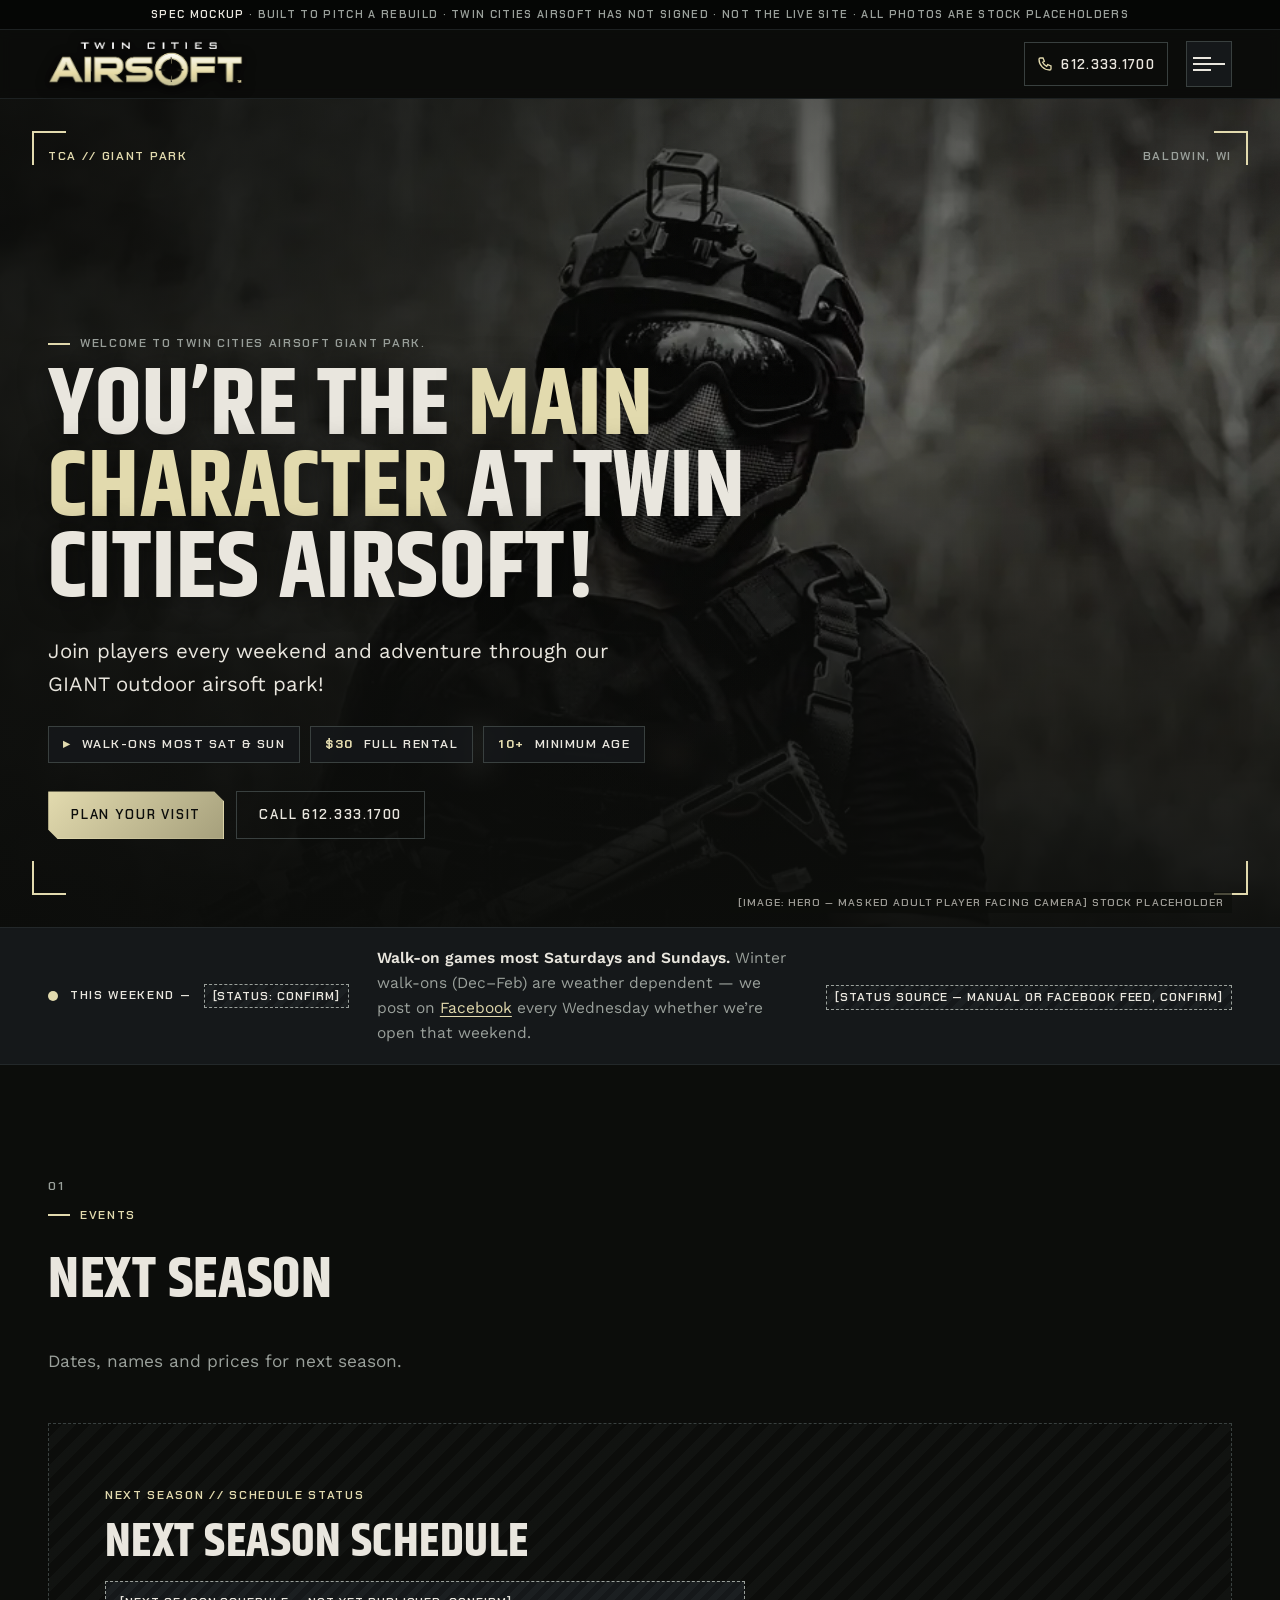
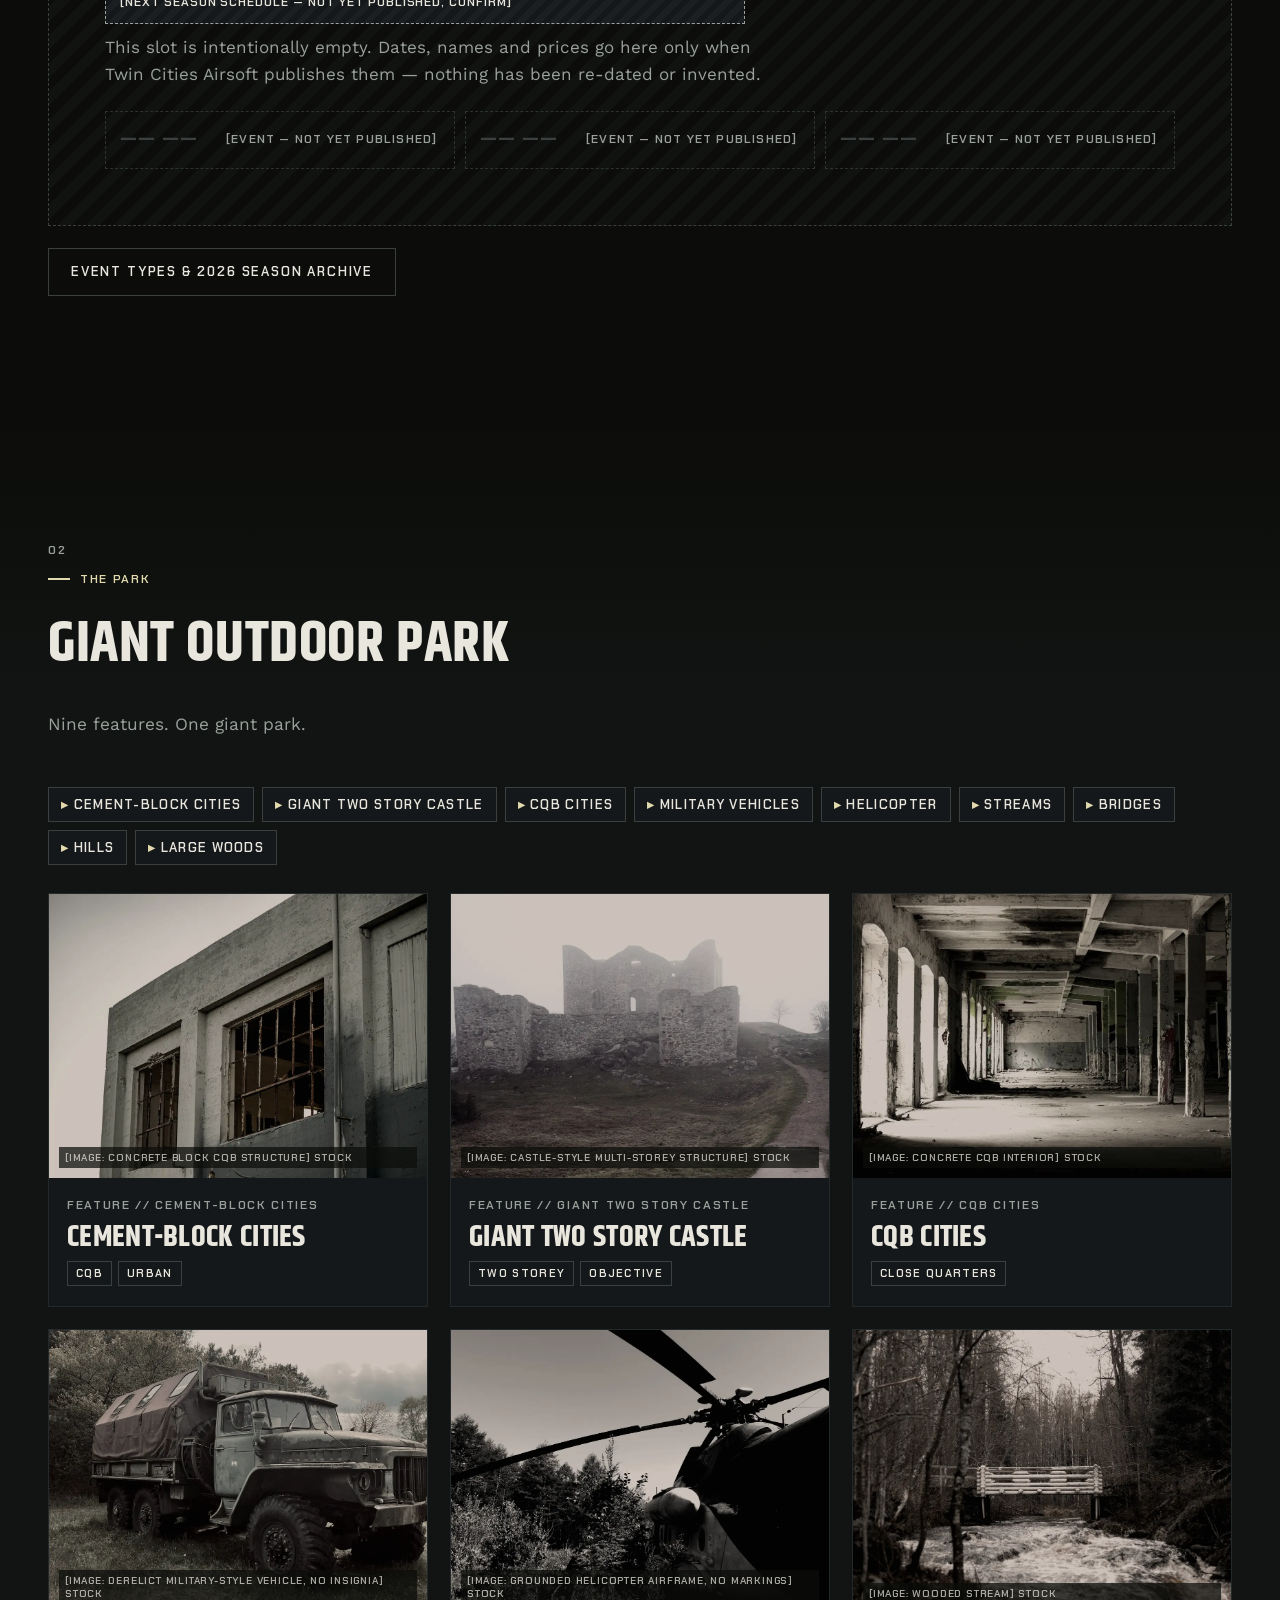
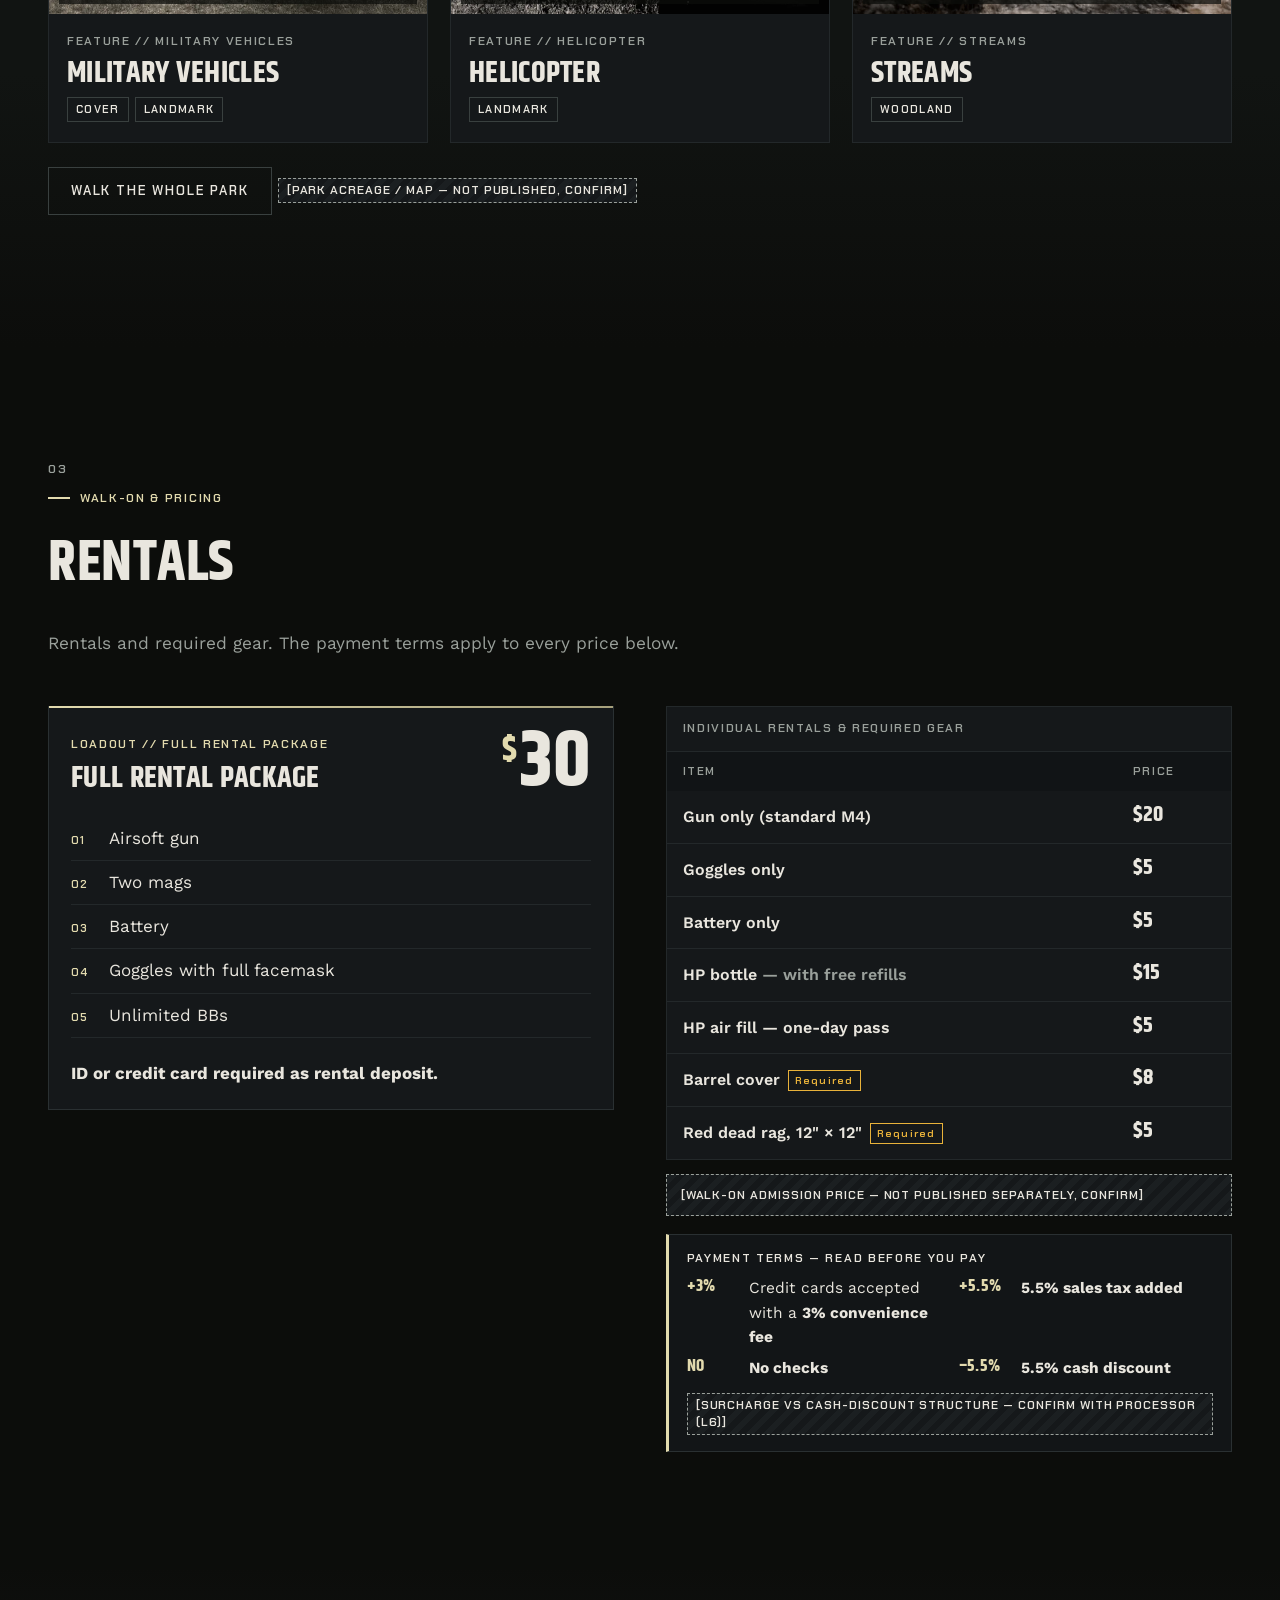
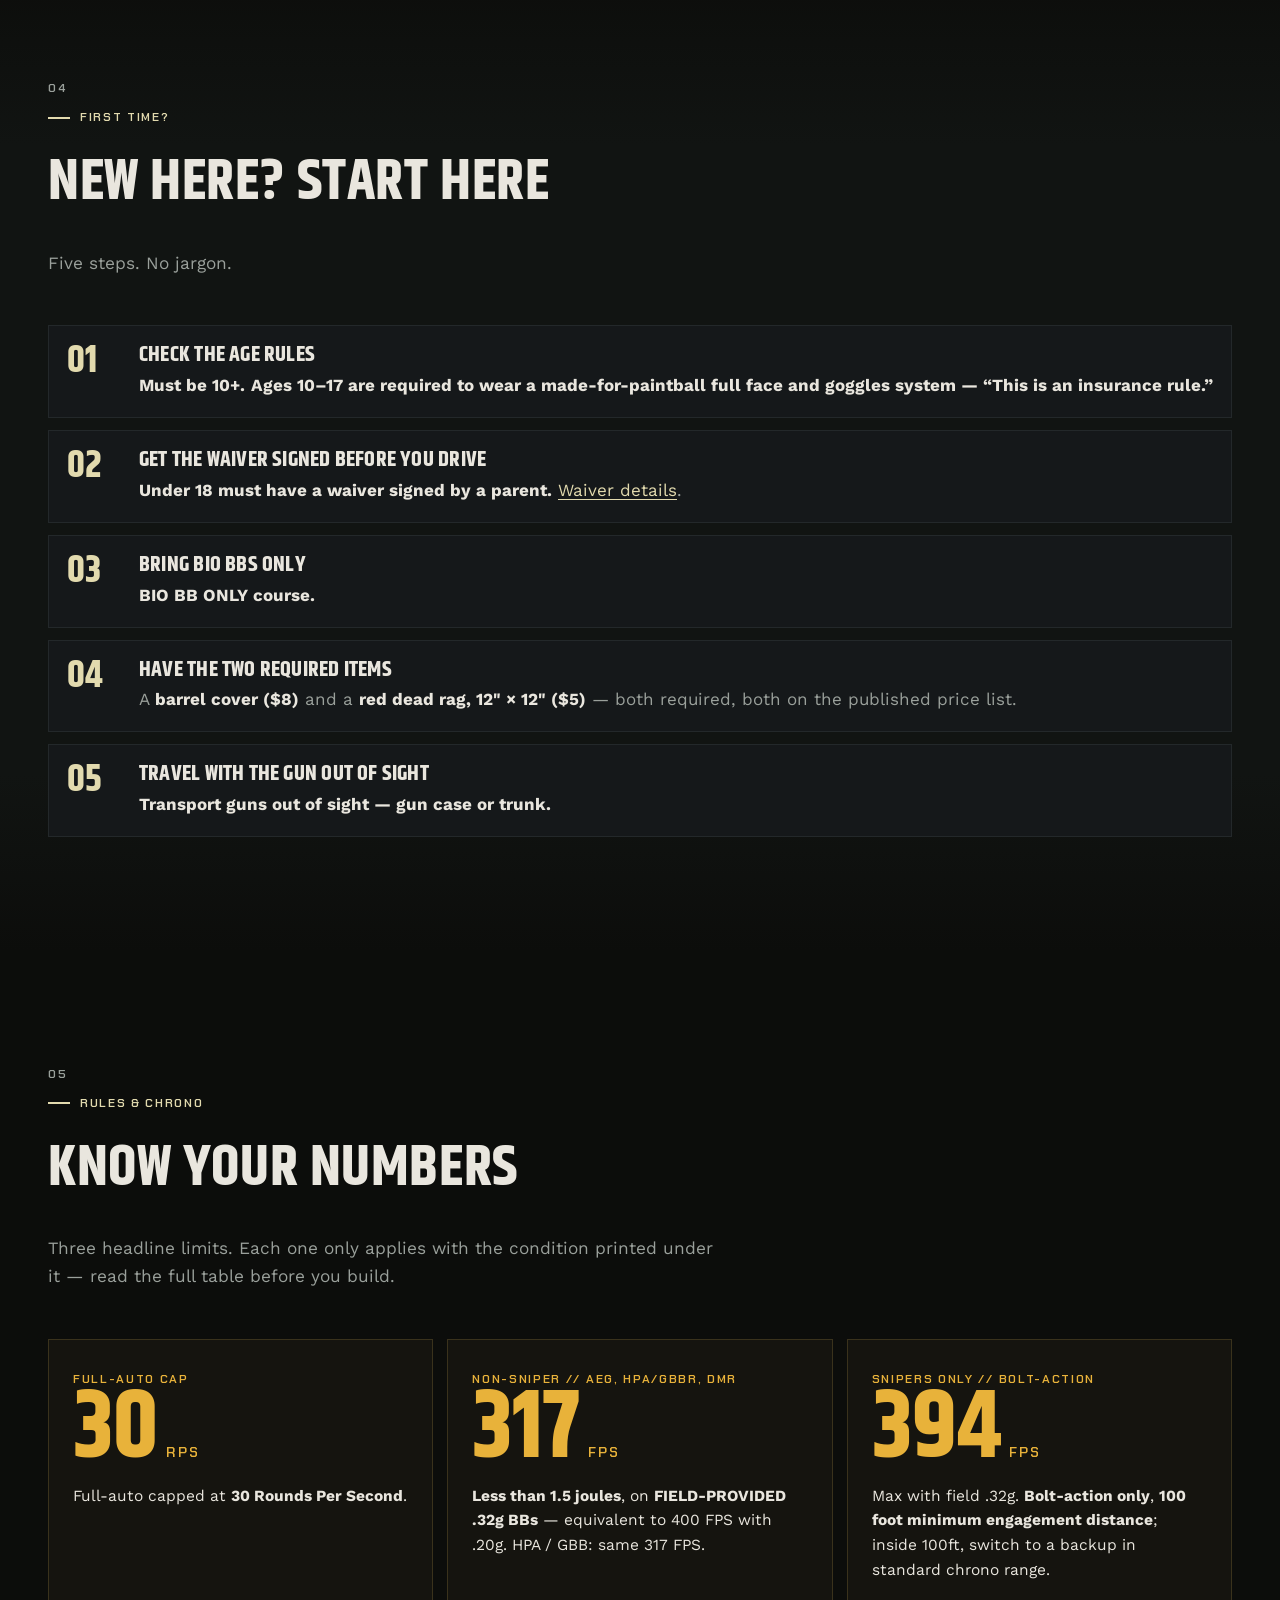
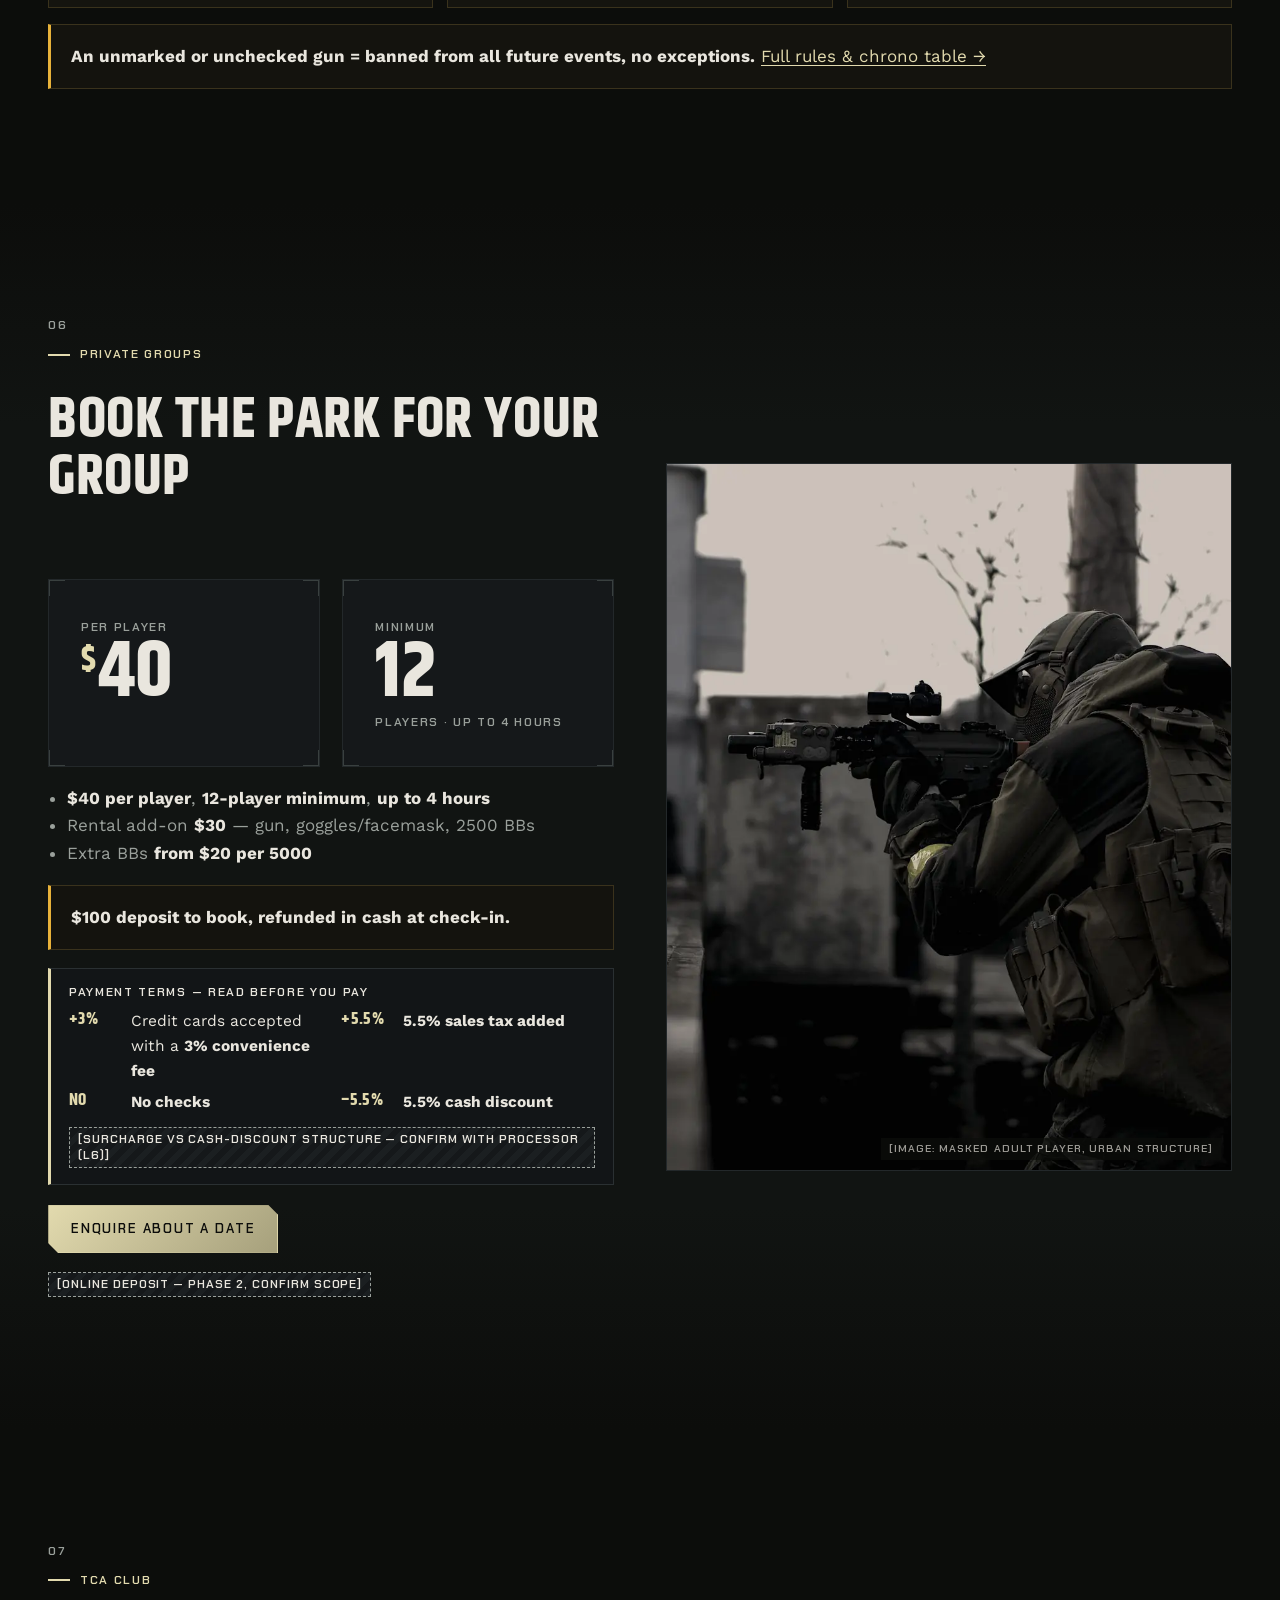
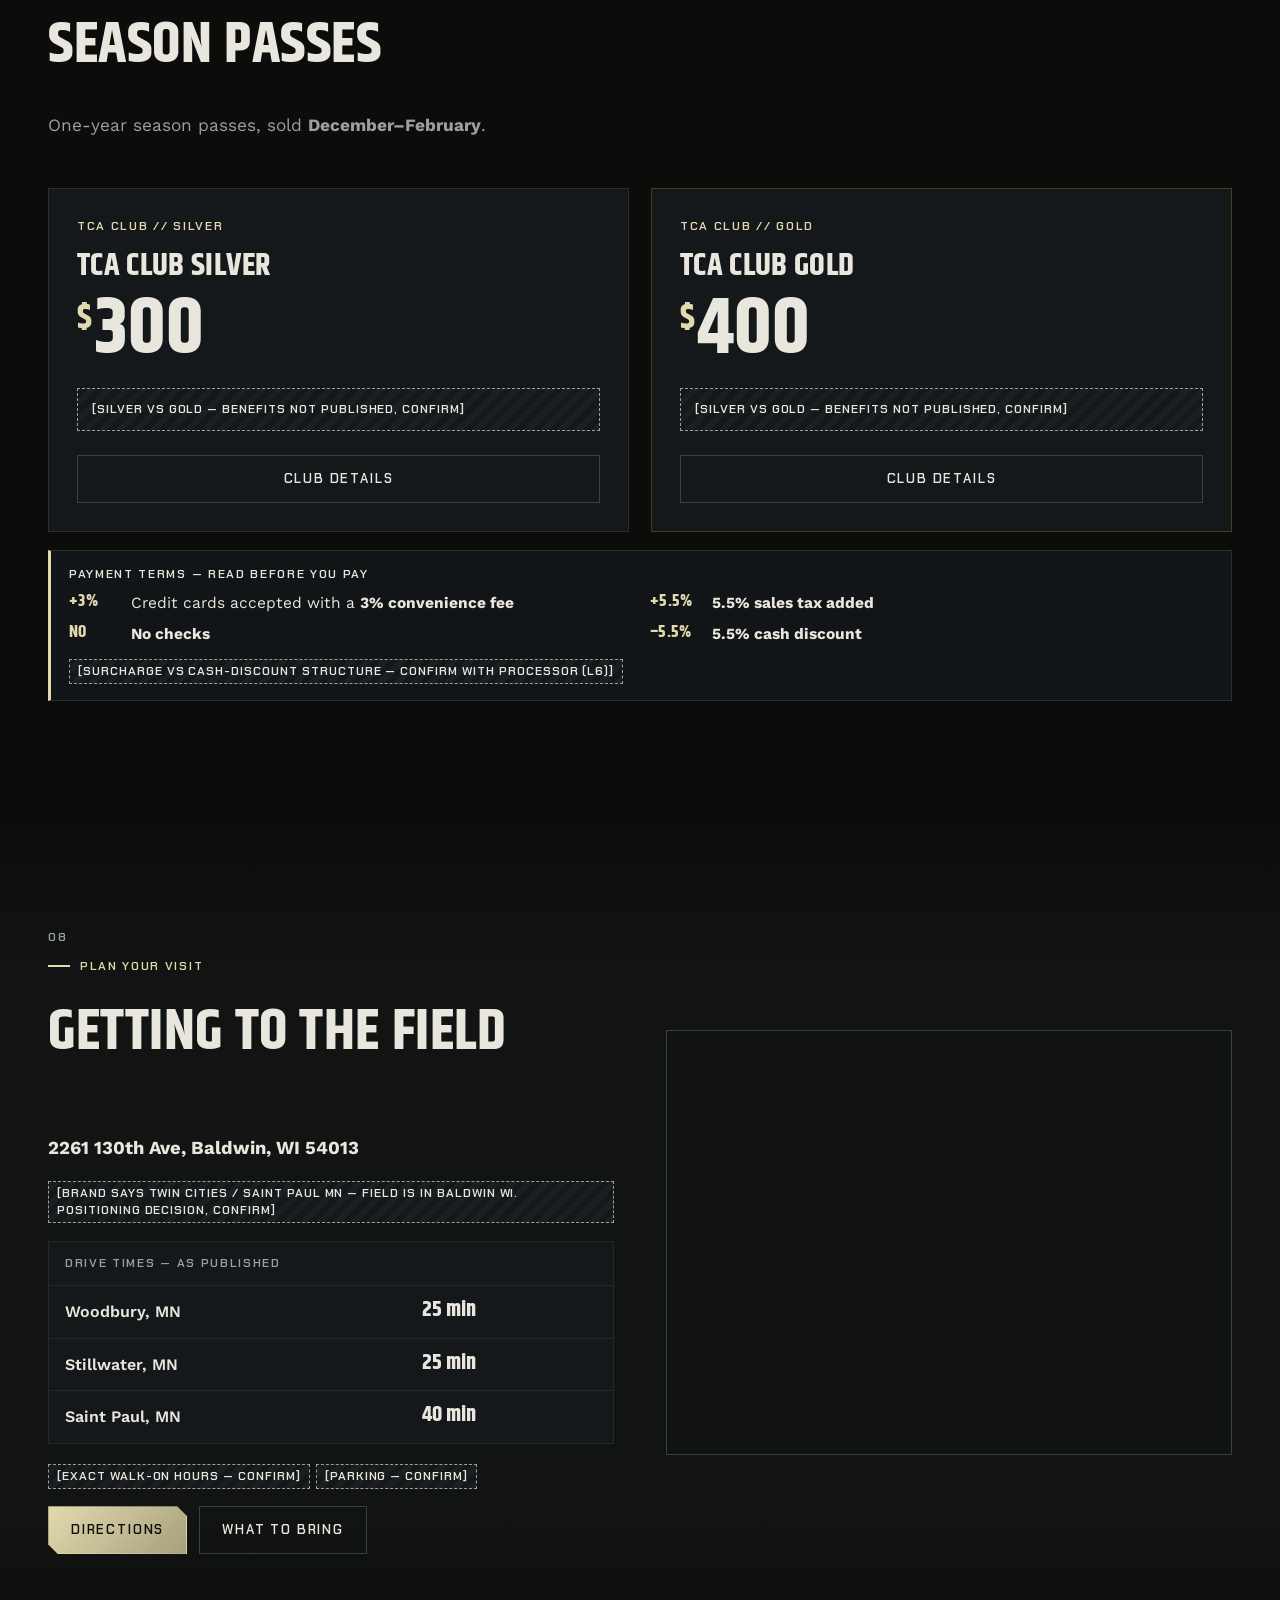
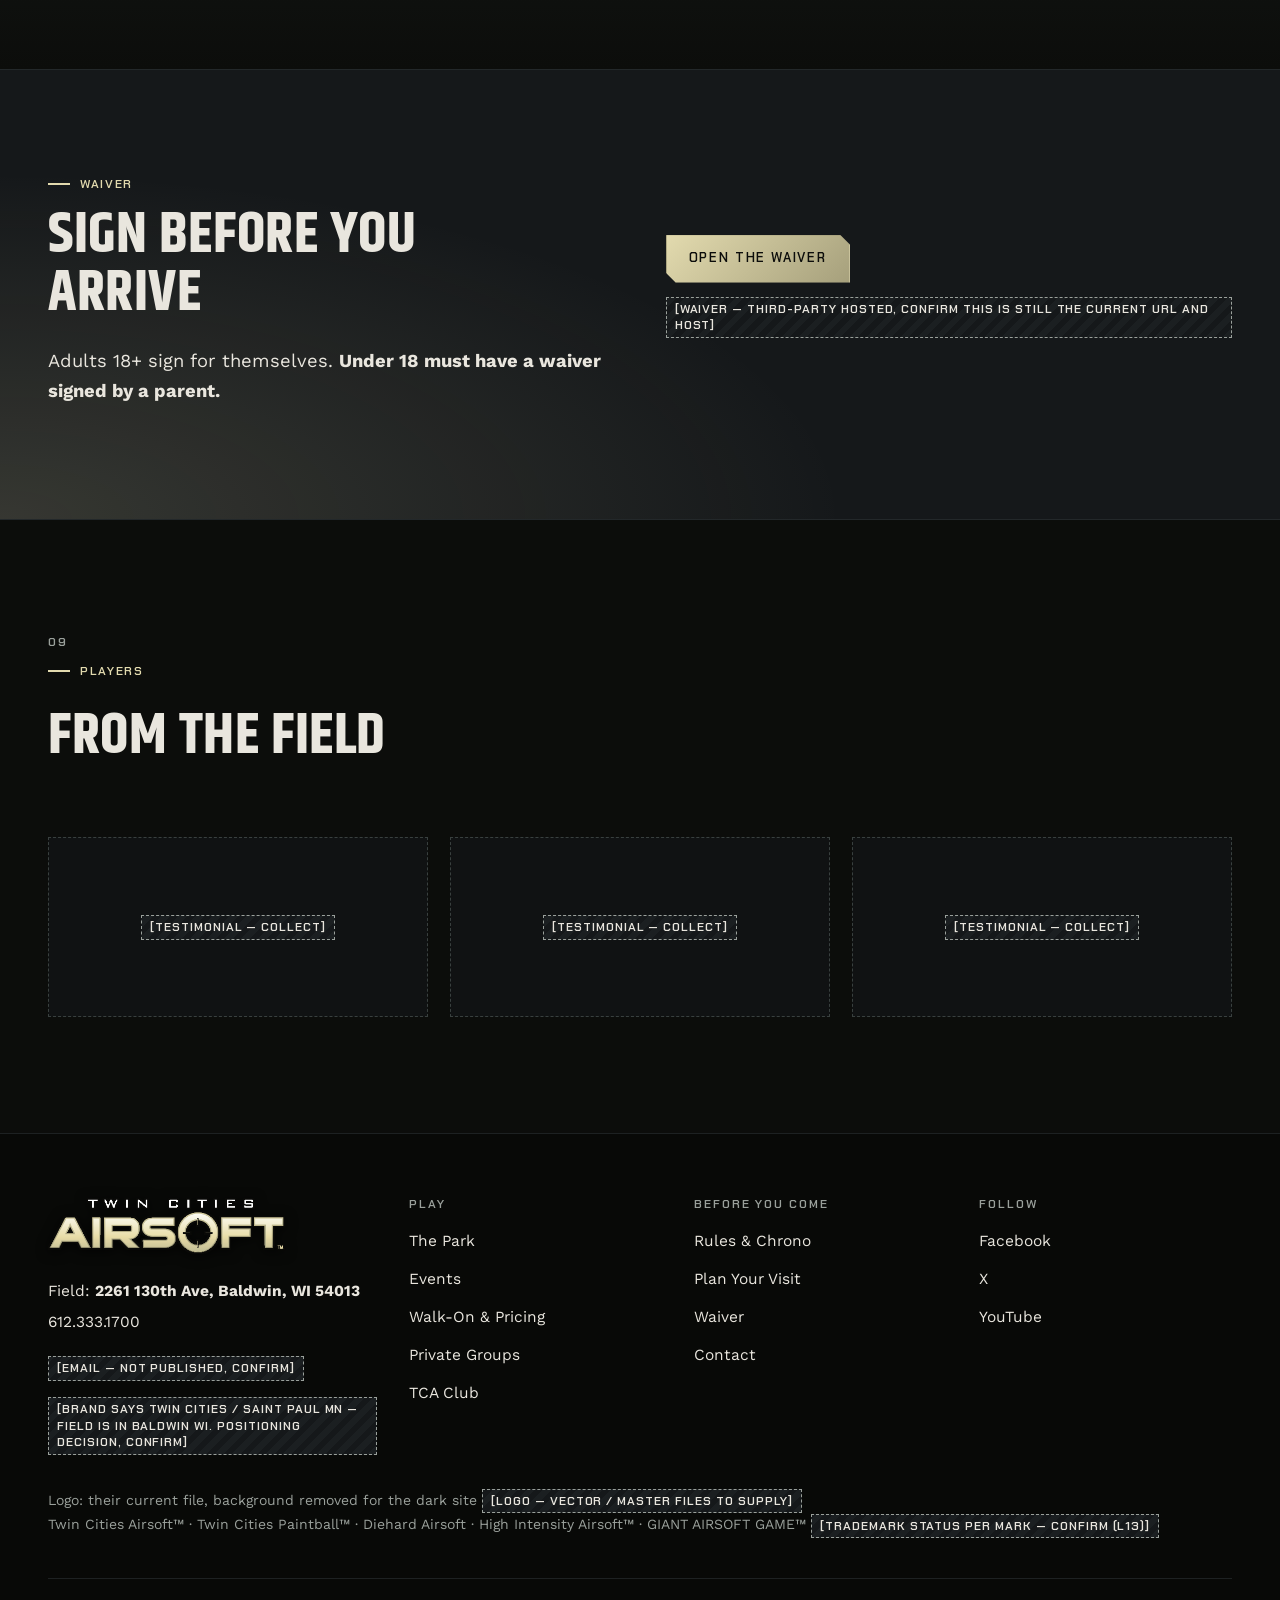
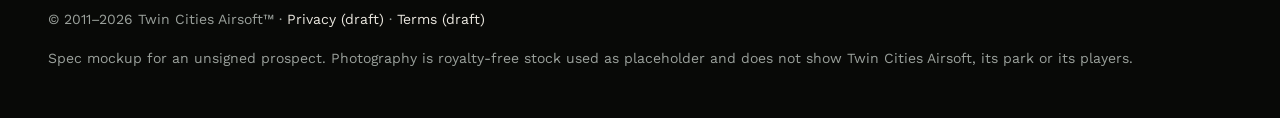
<file: index.html>
<!doctype html>
<html lang="en">
<head>
<meta charset="utf-8">
<meta name="viewport" content="width=device-width, initial-scale=1">
<title>Twin Cities Airsoft — Giant outdoor airsoft park in Baldwin, WI</title>
<meta name="description" content="Giant outdoor airsoft park in Baldwin, WI: cement-block cities, a two-storey castle, CQB cities, vehicles, woods. Walk-ons most weekends, $30 full rental, ages 10+.">
<meta name="robots" content="noindex, nofollow">
<meta name="theme-color" content="#0C0D0B">
<link rel="icon" href="assets/favicon.svg" type="image/svg+xml">
<link rel="preconnect" href="https://fonts.googleapis.com">
<link rel="preconnect" href="https://fonts.gstatic.com" crossorigin>
<link href="https://fonts.googleapis.com/css2?family=Chakra+Petch:wght@500;600;700&amp;family=Khand:wght@500;600;700&amp;family=Work+Sans:wght@400;500;600&amp;display=swap" rel="stylesheet">
<link rel="stylesheet" href="styles.css">
<script type="application/ld+json">{"@context": "https://schema.org", "@type": "SportsActivityLocation", "name": "Twin Cities Airsoft Giant Park", "telephone": "+1-612-333-1700", "address": {"@type": "PostalAddress", "streetAddress": "2261 130th Ave", "addressLocality": "Baldwin", "addressRegion": "WI", "postalCode": "54013", "addressCountry": "US"}, "sameAs": ["https://facebook.com/twincitiesairsoft", "https://x.com/twincityairsoft", "https://youtube.com/twincitiesairsoft"]}</script>
</head>
<body>
<a class="skip" href="#main">Skip to content</a>
<div class="mock-ribbon"><strong>Spec mockup</strong> · built to pitch a rebuild · Twin Cities Airsoft has not signed · not the live site · all photos are stock placeholders</div>
<header class="site-header">
  <div class="wrap">
    <a class="brand" href="index.html" aria-label="Twin Cities Airsoft — home"><img class="brand-logo" src="assets/logo/tca-logo.png" alt="Twin Cities Airsoft" width="444" height="105"></a>
    <nav class="nav" aria-label="Main"><ul><li><a href="index.html" aria-current="page">Home</a></li><li><a href="the-park.html">The Park</a></li><li><a href="events.html">Events</a></li><li><a href="walk-on-pricing.html">Walk-On &amp; Pricing</a></li><li><a href="rules-chrono.html">Rules &amp; Chrono</a></li><li><a href="private-groups.html">Private Groups</a></li><li><a href="tca-club.html">TCA Club</a></li><li><a href="plan-your-visit.html">Plan Your Visit</a></li><li><a href="contact.html">Contact</a></li></ul></nav>
    <a class="header-call" href="tel:+16123331700"><svg viewBox="0 0 24 24" fill="none" stroke="currentColor" stroke-width="2" aria-hidden="true"><path d="M5 3h4l2 5-2.5 1.5a11 11 0 0 0 6 6L16 13l5 2v4a2 2 0 0 1-2 2A16 16 0 0 1 3 5a2 2 0 0 1 2-2"/></svg><span>612.333.1700</span></a>
    <button class="menu-btn" type="button" aria-expanded="false" aria-controls="mobile-nav"><span></span><span class="sr">Menu</span></button>
  </div>
</header>
<nav class="mobile-nav" id="mobile-nav" aria-label="Mobile"><ol><li><a href="index.html" aria-current="page">Home</a></li><li><a href="the-park.html">The Park</a></li><li><a href="events.html">Events</a></li><li><a href="walk-on-pricing.html">Walk-On &amp; Pricing</a></li><li><a href="rules-chrono.html">Rules &amp; Chrono</a></li><li><a href="private-groups.html">Private Groups</a></li><li><a href="tca-club.html">TCA Club</a></li><li><a href="plan-your-visit.html">Plan Your Visit</a></li><li><a href="contact.html">Contact</a></li></ol>
  <div style="margin-top:28px" class="btn-row"><a class="btn btn--primary" href="tel:+16123331700">Call 612.333.1700</a><a class="btn btn--ghost" href="waiver.html">Sign the waiver</a></div>
</nav>
<main id="main">

<section class="hero grain scan" aria-labelledby="hero-h">
  <picture>
    <source media="(max-width: 700px)" srcset="assets/img/PLACEHOLDER-hero-front-mobile.webp">
    <img class="hero-img" src="assets/img/PLACEHOLDER-hero-front.webp" alt="Adult player in a helmet, goggles and full mesh face mask, facing the camera with a rifle, woodland behind" width="1920" height="1080" fetchpriority="high">
  </picture>
  <div class="hero-frame brk"></div>
  <div class="hero-meta"><span class="hud hud--ember">TCA // Giant Park</span><span class="hud">Baldwin, WI</span></div>
  <div class="wrap hero-inner">
    <p class="hud eyebrow">Welcome to Twin Cities Airsoft Giant Park.</p>
    <h1 id="hero-h">You’re the <em>Main Character</em> at Twin Cities Airsoft!</h1>
    <p class="hero-sub">Join players every weekend and adventure through our GIANT outdoor airsoft park!</p>
    <div class="chips">
      <span class="chip"><b>▸</b> Walk-ons most Sat &amp; Sun</span>
      <span class="chip"><b>$30</b> Full rental</span>
      <span class="chip"><b>10+</b> Minimum age</span>
    </div>
    <div class="btn-row">
      <a class="btn btn--primary" href="plan-your-visit.html">Plan your visit</a>
      <a class="btn btn--ghost" href="tel:+16123331700">Call 612.333.1700</a>
    </div>
  </div>
  <span class="img-label">[IMAGE: hero — masked adult player facing camera] stock placeholder</span>
</section>

<section class="status" aria-label="This weekend">
  <div class="wrap">
    <div class="status-head"><span class="dot" aria-hidden="true"></span><span class="hud" style="color:var(--bone)">This weekend —</span><span class="confirm">[STATUS: CONFIRM]</span></div>
    <p><strong>Walk-on games most Saturdays and Sundays.</strong> Winter walk-ons (Dec–Feb) are weather dependent — we post on <a href="https://facebook.com/twincitiesairsoft" rel="noopener">Facebook</a> every Wednesday whether we’re open that weekend.</p>
    <span><span class="confirm">[STATUS SOURCE — MANUAL OR FACEBOOK FEED, CONFIRM]</span></span>
  </div>
</section>

<section class="section" aria-labelledby="ns-h">
  <div class="wrap">
    <div class="section-head rv"><span class="idx">01</span><span class="hud hud--ember eyebrow">Events</span><h2><span id="ns-h">Next season</span></h2><p>Dates, names and prices for next season.</p></div>
    <div class="next-season brk rv">
  <span class="hud hud--ember">Next season // Schedule status</span>
  <h3 style="margin-top:12px">Next season schedule</h3>
  <p class="confirm confirm--block" style="max-width:640px">[NEXT SEASON SCHEDULE — NOT YET PUBLISHED, CONFIRM]</p>
  <p class="muted" style="max-width:62ch;margin:0">This slot is intentionally empty. Dates, names and prices go here only when Twin Cities Airsoft publishes them — nothing has been re-dated or invented.</p>
  <div class="slots"><div class="slot"><span>—— ——</span><span>[EVENT — NOT YET PUBLISHED]</span></div><div class="slot"><span>—— ——</span><span>[EVENT — NOT YET PUBLISHED]</span></div><div class="slot"><span>—— ——</span><span>[EVENT — NOT YET PUBLISHED]</span></div></div>
</div>
    <p style="margin-top:22px"><a class="btn btn--ghost" href="events.html">Event types &amp; 2026 season archive</a></p>
  </div>
</section>

<section class="section section--panel gridlines" aria-labelledby="park-h">
  <div class="wrap">
    <div class="section-head rv"><span class="idx">02</span><span class="hud hud--ember eyebrow">The park</span><h2><span id="park-h">Giant outdoor park</span></h2><p>Nine features. One giant park.</p></div>
    <ul class="feature-list rv-stagger"><li>cement-block cities</li><li>giant two story castle</li><li>CQB cities</li><li>military vehicles</li><li>helicopter</li><li>streams</li><li>bridges</li><li>hills</li><li>large woods</li></ul>
    <div class="grid grid--3 rv-stagger"><a class="spec-card" href="the-park.html#cement-block-cities"><figure><img src="assets/img/PLACEHOLDER-park-cement-block.webp" alt="Weathered concrete-block building with broken window frames" width="1100" height="825" loading="lazy"><figcaption>[IMAGE: concrete block CQB structure] stock</figcaption></figure>
<div class="spec-body"><span class="hud">Feature // cement-block cities</span><h3>cement-block cities</h3><div class="spec-tags"><span class="tag">CQB</span><span class="tag">Urban</span></div></div></a>
<a class="spec-card" href="the-park.html#giant-two-story-castle"><figure><img src="assets/img/PLACEHOLDER-park-castle.webp" alt="Stone castle-style ruin on a misty hillside" width="1100" height="825" loading="lazy"><figcaption>[IMAGE: castle-style multi-storey structure] stock</figcaption></figure>
<div class="spec-body"><span class="hud">Feature // giant two story castle</span><h3>giant two story castle</h3><div class="spec-tags"><span class="tag">Two storey</span><span class="tag">Objective</span></div></div></a>
<a class="spec-card" href="the-park.html#CQB-cities"><figure><img src="assets/img/PLACEHOLDER-park-cqb-interior.webp" alt="Long concrete interior with columns and deep shadow" width="1100" height="825" loading="lazy"><figcaption>[IMAGE: concrete CQB interior] stock</figcaption></figure>
<div class="spec-body"><span class="hud">Feature // CQB cities</span><h3>CQB cities</h3><div class="spec-tags"><span class="tag">Close quarters</span></div></div></a>
<a class="spec-card" href="the-park.html#military-vehicles"><figure><img src="assets/img/PLACEHOLDER-park-vehicle.webp" alt="Derelict six-wheel truck with a canvas back, no markings" width="1100" height="825" loading="lazy"><figcaption>[IMAGE: derelict military-style vehicle, no insignia] stock</figcaption></figure>
<div class="spec-body"><span class="hud">Feature // military vehicles</span><h3>military vehicles</h3><div class="spec-tags"><span class="tag">Cover</span><span class="tag">Landmark</span></div></div></a>
<a class="spec-card" href="the-park.html#helicopter"><figure><img src="assets/img/PLACEHOLDER-park-helicopter.webp" alt="Grounded helicopter airframe among trees, rotor blades overhead" width="1100" height="825" loading="lazy"><figcaption>[IMAGE: grounded helicopter airframe, no markings] stock</figcaption></figure>
<div class="spec-body"><span class="hud">Feature // helicopter</span><h3>helicopter</h3><div class="spec-tags"><span class="tag">Landmark</span></div></div></a>
<a class="spec-card" href="the-park.html#streams"><figure><img src="assets/img/PLACEHOLDER-park-stream-bridge.webp" alt="Fast stream running through bare woods toward a footbridge" width="1100" height="825" loading="lazy"><figcaption>[IMAGE: wooded stream] stock</figcaption></figure>
<div class="spec-body"><span class="hud">Feature // streams</span><h3>streams</h3><div class="spec-tags"><span class="tag">Woodland</span></div></div></a></div>
    <p style="margin-top:24px"><a class="btn btn--ghost" href="the-park.html">Walk the whole park</a> <span class="confirm">[PARK ACREAGE / MAP — NOT PUBLISHED, CONFIRM]</span></p>
  </div>
</section>

<section class="section" aria-labelledby="price-h">
  <div class="wrap">
    <div class="section-head rv"><span class="idx">03</span><span class="hud hud--ember eyebrow">Walk-on &amp; pricing</span><h2><span id="price-h">Rentals</span></h2><p>Rentals and required gear. The payment terms apply to every price below.</p></div>
    <div class="split" style="align-items:start">
      <div class="rv"><article class="loadout brk brk--ember panel--active" style="position:relative">
  <div class="loadout-top"><div><span class="hud hud--ember">Loadout // Full rental package</span><h3 style="margin-top:8px">Full rental package</h3></div><div class="price"><sup>$</sup><span data-count="30">30</span></div></div>
  <ul><li><span>01</span>Airsoft gun</li><li><span>02</span>Two mags</li><li><span>03</span>Battery</li><li><span>04</span>Goggles with full facemask</li><li><span>05</span>Unlimited BBs</li></ul>
  <p style="padding:0 22px 22px;margin:0" class="muted"><strong style="color:var(--bone)">ID or credit card required as rental deposit.</strong></p>
</article></div>
      <div class="rv"><div class="table-wrap"><table><caption>Individual rentals &amp; required gear</caption><thead><tr><th scope="col">Item</th><th scope="col">Price</th></tr></thead><tbody><tr><th scope="row">Gun only (standard M4)</th><td class="num">$20</td></tr><tr><th scope="row">Goggles only</th><td class="num">$5</td></tr><tr><th scope="row">Battery only</th><td class="num">$5</td></tr><tr><th scope="row">HP bottle <span class="muted">— with free refills</span></th><td class="num">$15</td></tr><tr><th scope="row">HP air fill — one-day pass</th><td class="num">$5</td></tr><tr><th scope="row">Barrel cover<span class="req">Required</span></th><td class="num">$8</td></tr><tr><th scope="row">Red dead rag, 12" × 12"<span class="req">Required</span></th><td class="num">$5</td></tr></tbody></table></div>
        <p style="margin-top:14px"><span class="confirm confirm--block">[WALK-ON ADMISSION PRICE — NOT PUBLISHED SEPARATELY, CONFIRM]</span></p>
        <aside class="payterms" aria-label="Payment terms">
  <h4>Payment terms — read before you pay</h4>
  <ul>
    <li><b>+3%</b><span>Credit cards accepted with a <strong>3% convenience fee</strong></span></li>
    <li><b>+5.5%</b><span><strong>5.5% sales tax added</strong></span></li>
    <li><b>NO</b><span><strong>No checks</strong></span></li>
    <li><b>−5.5%</b><span><strong>5.5% cash discount</strong></span></li>
  </ul>
  <p class="muted" style="margin:12px 0 0;font-size:14px"><span class="confirm">[SURCHARGE vs CASH-DISCOUNT STRUCTURE — CONFIRM WITH PROCESSOR (L6)]</span></p>
</aside>
      </div>
    </div>
  </div>
</section>

<section class="section section--panel" aria-labelledby="new-h">
  <div class="wrap">
    <div class="section-head rv"><span class="idx">04</span><span class="hud hud--ember eyebrow">First time?</span><h2><span id="new-h">New here? Start here</span></h2><p>Five steps. No jargon.</p></div>
    <ol class="steps rv-stagger">
      <li><div><h3>Check the age rules</h3><p><strong>Must be 10+.</strong> <strong>Ages 10–17 are required to wear a made-for-paintball full face and goggles system — “This is an insurance rule.”</strong></p></div></li>
      <li><div><h3>Get the waiver signed before you drive</h3><p><strong>Under 18 must have a waiver signed by a parent.</strong> <a href="waiver.html">Waiver details</a>.</p></div></li>
      <li><div><h3>Bring bio BBs only</h3><p><strong>BIO BB ONLY course.</strong></p></div></li>
      <li><div><h3>Have the two required items</h3><p>A <strong>barrel cover ($8)</strong> and a <strong>red dead rag, 12" × 12" ($5)</strong> — both required, both on the published price list.</p></div></li>
      <li><div><h3>Travel with the gun out of sight</h3><p><strong>Transport guns out of sight — gun case or trunk.</strong></p></div></li>
    </ol>
  </div>
</section>

<section class="section" aria-labelledby="chrono-h">
  <div class="wrap">
    <div class="section-head rv"><span class="idx">05</span><span class="hud hud--ember eyebrow">Rules &amp; chrono</span><h2><span id="chrono-h">Know your numbers</span></h2><p>Three headline limits. Each one only applies with the condition printed under it — read the full table before you build.</p></div>
    <div class="readouts rv-stagger">
      <div class="readout brk"><span class="hud who">Full-auto cap</span><div class="val"><span data-count="30">30</span><small>RPS</small></div><p class="cond">Full-auto capped at <strong>30 Rounds Per Second</strong>.</p></div>
      <div class="readout brk"><span class="hud who">Non-sniper // AEG, HPA/GBBR, DMR</span><div class="val"><span data-count="317">317</span><small>FPS</small></div><p class="cond"><strong>Less than 1.5 joules</strong>, on <strong>FIELD-PROVIDED .32g BBs</strong> — equivalent to 400 FPS with .20g. HPA / GBB: same 317 FPS.</p></div>
      <div class="readout brk"><span class="hud who">Snipers only // bolt-action</span><div class="val"><span data-count="394">394</span><small>FPS</small></div><p class="cond">Max with field .32g. <strong>Bolt-action only</strong>, <strong>100 foot minimum engagement distance</strong>; inside 100ft, switch to a backup in standard chrono range.</p></div>
    </div>
    <div class="rulebox rv" style="margin-top:16px"><p style="margin:0"><strong>An unmarked or unchecked gun = banned from all future events, no exceptions.</strong> <a href="rules-chrono.html">Full rules &amp; chrono table →</a></p></div>
  </div>
</section>

<section class="section section--panel" aria-labelledby="pg-h">
  <div class="wrap split">
    <div class="rv">
      <div class="section-head rv"><span class="idx">06</span><span class="hud hud--ember eyebrow">Private groups</span><h2><span id="pg-h">Book the park for your group</span></h2></div>
      <div class="grid grid--2" style="margin-bottom:18px">
        <div class="panel brk"><span class="hud">Per player</span><div class="price"><sup>$</sup><span data-count="40">40</span></div></div>
        <div class="panel brk"><span class="hud">Minimum</span><div class="price"><span data-count="12">12</span></div><span class="hud">players · up to 4 hours</span></div>
      </div>
      <ul class="muted" style="padding-left:1.1em">
        <li><strong style="color:var(--bone)">$40 per player</strong>, <strong style="color:var(--bone)">12-player minimum</strong>, <strong style="color:var(--bone)">up to 4 hours</strong></li>
        <li>Rental add-on <strong style="color:var(--bone)">$30</strong> — gun, goggles/facemask, 2500 BBs</li>
        <li>Extra BBs <strong style="color:var(--bone)">from $20 per 5000</strong></li>
      </ul>
      <div class="rulebox" style="margin:18px 0"><p style="margin:0"><strong>$100 deposit to book, refunded in cash at check-in.</strong></p></div>
      <aside class="payterms" aria-label="Payment terms">
  <h4>Payment terms — read before you pay</h4>
  <ul>
    <li><b>+3%</b><span>Credit cards accepted with a <strong>3% convenience fee</strong></span></li>
    <li><b>+5.5%</b><span><strong>5.5% sales tax added</strong></span></li>
    <li><b>NO</b><span><strong>No checks</strong></span></li>
    <li><b>−5.5%</b><span><strong>5.5% cash discount</strong></span></li>
  </ul>
  <p class="muted" style="margin:12px 0 0;font-size:14px"><span class="confirm">[SURCHARGE vs CASH-DISCOUNT STRUCTURE — CONFIRM WITH PROCESSOR (L6)]</span></p>
</aside>
      <p style="margin-top:20px"><a class="btn btn--primary" href="private-groups.html">Enquire about a date</a></p>
      <p><span class="confirm">[ONLINE DEPOSIT — PHASE 2, CONFIRM SCOPE]</span></p>
    </div>
    <div class="rv"><figure class="media" style="margin:0"><img src="assets/img/PLACEHOLDER-player-urban.webp" alt="Masked adult player aiming from cover beside a concrete wall" width="900" height="1125" loading="lazy"><span class="img-label">[IMAGE: masked adult player, urban structure]</span></figure></div>
  </div>
</section>

<section class="section" aria-labelledby="club-h">
  <div class="wrap">
    <div class="section-head rv"><span class="idx">07</span><span class="hud hud--ember eyebrow">TCA Club</span><h2><span id="club-h">Season passes</span></h2><p>One-year season passes, sold <strong>December–February</strong>.</p></div>
    <div class="grid grid--2 rv-stagger">
      <article class="tier brk"><span class="hud hud--ember">TCA Club // Silver</span><h3>TCA Club Silver</h3><div class="price"><sup>$</sup>300</div><span class="confirm confirm--block">[SILVER vs GOLD — BENEFITS NOT PUBLISHED, CONFIRM]</span><a class="btn btn--ghost" href="tca-club.html">Club details</a></article>
      <article class="tier tier--gold brk brk--ember"><span class="hud hud--ember">TCA Club // Gold</span><h3>TCA Club Gold</h3><div class="price"><sup>$</sup>400</div><span class="confirm confirm--block">[SILVER vs GOLD — BENEFITS NOT PUBLISHED, CONFIRM]</span><a class="btn btn--ghost" href="tca-club.html">Club details</a></article>
    </div>
    <aside class="payterms" aria-label="Payment terms">
  <h4>Payment terms — read before you pay</h4>
  <ul>
    <li><b>+3%</b><span>Credit cards accepted with a <strong>3% convenience fee</strong></span></li>
    <li><b>+5.5%</b><span><strong>5.5% sales tax added</strong></span></li>
    <li><b>NO</b><span><strong>No checks</strong></span></li>
    <li><b>−5.5%</b><span><strong>5.5% cash discount</strong></span></li>
  </ul>
  <p class="muted" style="margin:12px 0 0;font-size:14px"><span class="confirm">[SURCHARGE vs CASH-DISCOUNT STRUCTURE — CONFIRM WITH PROCESSOR (L6)]</span></p>
</aside>
  </div>
</section>

<section class="section section--panel" aria-labelledby="visit-h">
  <div class="wrap split">
    <div class="rv">
      <div class="section-head rv"><span class="idx">08</span><span class="hud hud--ember eyebrow">Plan your visit</span><h2><span id="visit-h">Getting to the field</span></h2></div>
      <p class="lede"><strong>2261 130th Ave, Baldwin, WI 54013</strong></p>
      <p><span class="confirm">[BRAND SAYS TWIN CITIES / SAINT PAUL MN — FIELD IS IN BALDWIN WI. POSITIONING DECISION, CONFIRM]</span></p>
      <div class="table-wrap" style="margin:18px 0"><table><caption>Drive times — as published</caption><tbody>
        <tr><th scope="row">Woodbury, MN</th><td class="num">25 min</td></tr>
        <tr><th scope="row">Stillwater, MN</th><td class="num">25 min</td></tr>
        <tr><th scope="row">Saint Paul, MN</th><td class="num">40 min</td></tr></tbody></table></div>
      <p><span class="confirm">[EXACT WALK-ON HOURS — CONFIRM]</span> <span class="confirm">[PARKING — CONFIRM]</span></p>
      <div class="btn-row"><a class="btn btn--primary" href="https://www.google.com/maps/search/?api=1&query=2261+130th+Ave+Baldwin+WI+54013" rel="noopener">Directions</a><a class="btn btn--ghost" href="plan-your-visit.html">What to bring</a></div>
    </div>
    <div class="map rv"><iframe src="https://www.google.com/maps?q=2261+130th+Ave,+Baldwin,+WI+54013&output=embed" title="Map: 2261 130th Ave, Baldwin, WI 54013" loading="lazy" referrerpolicy="no-referrer-when-downgrade"></iframe></div>
  </div>
</section>

<section class="cta-band" aria-labelledby="w-h">
  <div class="wrap split">
    <div><span class="hud hud--ember eyebrow">Waiver</span><h2 id="w-h">Sign before you arrive</h2>
      <p class="lede">Adults 18+ sign for themselves. <strong>Under 18 must have a waiver signed by a parent.</strong></p></div>
    <div><a class="btn btn--primary" href="https://vantora.com/Paintball/stpp/waiver/" rel="noopener">Open the waiver</a><p style="margin-top:14px"><span class="confirm">[WAIVER — THIRD-PARTY HOSTED, CONFIRM THIS IS STILL THE CURRENT URL AND HOST]</span></p></div>
  </div>
</section>

<section class="section" aria-labelledby="t-h">
  <div class="wrap">
    <div class="section-head rv"><span class="idx">09</span><span class="hud hud--ember eyebrow">Players</span><h2><span id="t-h">From the field</span></h2></div>
    <div class="grid grid--3"><div class="testimonial-slot"><span class="confirm">[TESTIMONIAL — COLLECT]</span></div><div class="testimonial-slot"><span class="confirm">[TESTIMONIAL — COLLECT]</span></div><div class="testimonial-slot"><span class="confirm">[TESTIMONIAL — COLLECT]</span></div></div>
  </div>
</section>
</main>
<footer class="site-footer">
  <div class="wrap">
    <div class="footer-grid">
      <div>
        <a class="brand" href="index.html"><img class="brand-logo" src="assets/logo/tca-logo.png" alt="Twin Cities Airsoft" width="444" height="105"></a>
        <p style="margin-top:18px">Field: <strong>2261 130th Ave, Baldwin, WI 54013</strong><br><a href="tel:+16123331700">612.333.1700</a></p>
        <p><span class="confirm">[EMAIL — NOT PUBLISHED, CONFIRM]</span></p>
        <p><span class="confirm">[BRAND SAYS TWIN CITIES / SAINT PAUL MN — FIELD IS IN BALDWIN WI. POSITIONING DECISION, CONFIRM]</span></p>
      </div>
      <div>
        <h2>Play</h2>
        <ul><li><a href="the-park.html">The Park</a></li><li><a href="events.html">Events</a></li><li><a href="walk-on-pricing.html">Walk-On &amp; Pricing</a></li><li><a href="private-groups.html">Private Groups</a></li><li><a href="tca-club.html">TCA Club</a></li></ul>
      </div>
      <div>
        <h2>Before you come</h2>
        <ul><li><a href="rules-chrono.html">Rules &amp; Chrono</a></li><li><a href="plan-your-visit.html">Plan Your Visit</a></li><li><a href="waiver.html">Waiver</a></li><li><a href="contact.html">Contact</a></li></ul>
      </div>
      <div>
        <h2>Follow</h2>
        <ul><li><a href="https://facebook.com/twincitiesairsoft" rel="noopener">Facebook</a></li><li><a href="https://x.com/twincityairsoft" rel="noopener">X</a></li><li><a href="https://youtube.com/twincitiesairsoft" rel="noopener">YouTube</a></li></ul>
      </div>
    </div>
    <p class="marks">Logo: their current file, background removed for the dark site <span class="confirm">[LOGO — VECTOR / MASTER FILES TO SUPPLY]</span><br>Twin Cities Airsoft™ · Twin Cities Paintball™ · Diehard Airsoft · High Intensity Airsoft™ · GIANT AIRSOFT GAME™ <span class="confirm">[TRADEMARK STATUS PER MARK — CONFIRM (L13)]</span></p>
    <div class="legal-line">
      <p style="margin:0">© 2011–<span data-year>2026</span> Twin Cities Airsoft™ · <a href="privacy.html">Privacy (draft)</a> · <a href="terms.html">Terms (draft)</a></p>
      <p style="margin:0">Spec mockup for an unsigned prospect. Photography is royalty-free stock used as placeholder and does not show Twin Cities Airsoft, its park or its players.</p>
    </div>
  </div>
</footer>
<nav class="actionbar" aria-label="Quick actions">
  <a href="tel:+16123331700"><svg viewBox="0 0 24 24" fill="none" stroke="currentColor" stroke-width="2" aria-hidden="true"><path d="M5 3h4l2 5-2.5 1.5a11 11 0 0 0 6 6L16 13l5 2v4a2 2 0 0 1-2 2A16 16 0 0 1 3 5a2 2 0 0 1 2-2"/></svg><b>Call</b></a>
  <a href="waiver.html"><svg viewBox="0 0 24 24" fill="none" stroke="currentColor" stroke-width="2" aria-hidden="true"><path d="M14 3H6v18h12V7z"/><path d="M14 3v4h4M9 13h6M9 17h6"/></svg>Waiver</a>
  <a href="rules-chrono.html"><svg viewBox="0 0 24 24" fill="none" stroke="currentColor" stroke-width="2" aria-hidden="true"><path d="M12 3l8 4v5c0 4.5-3.4 8.3-8 9-4.6-.7-8-4.5-8-9V7z"/></svg>Rules</a>
</nav>
<script src="script.js"></script>
</body>
</html>
</file>
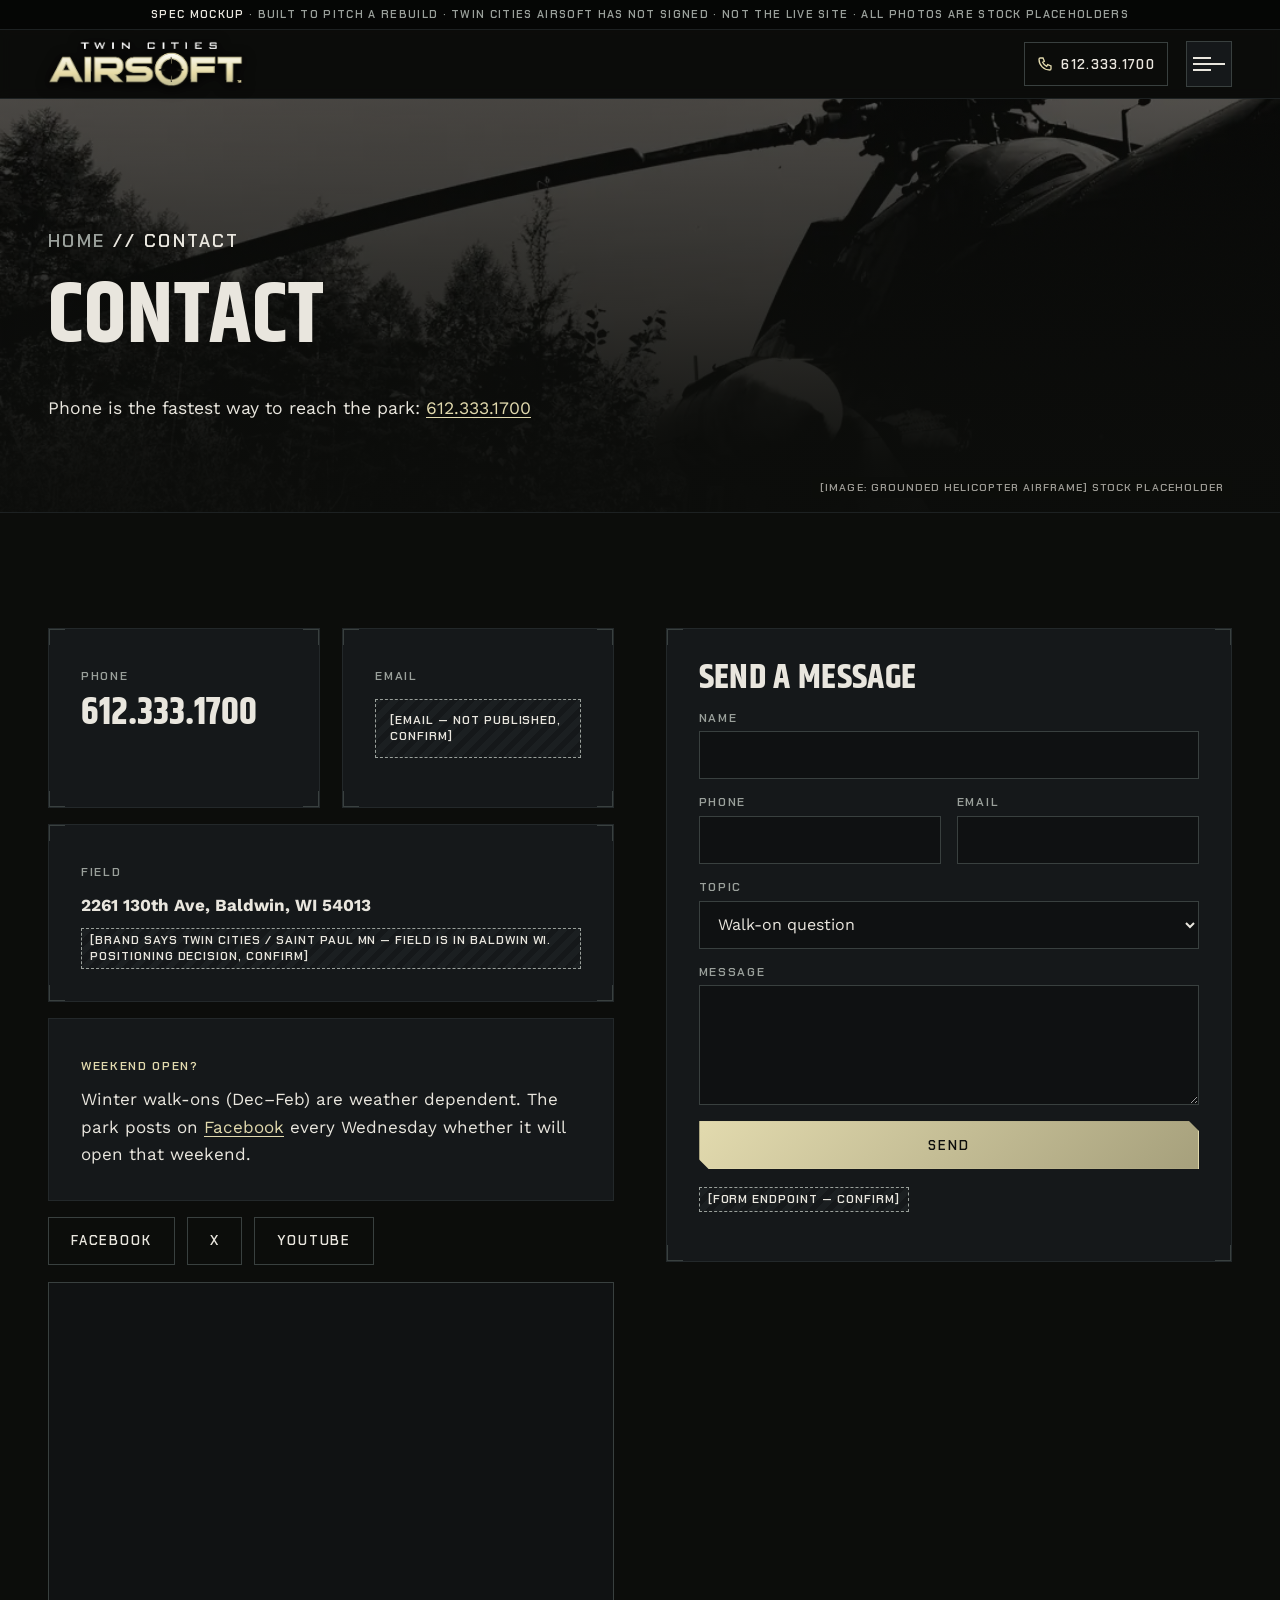
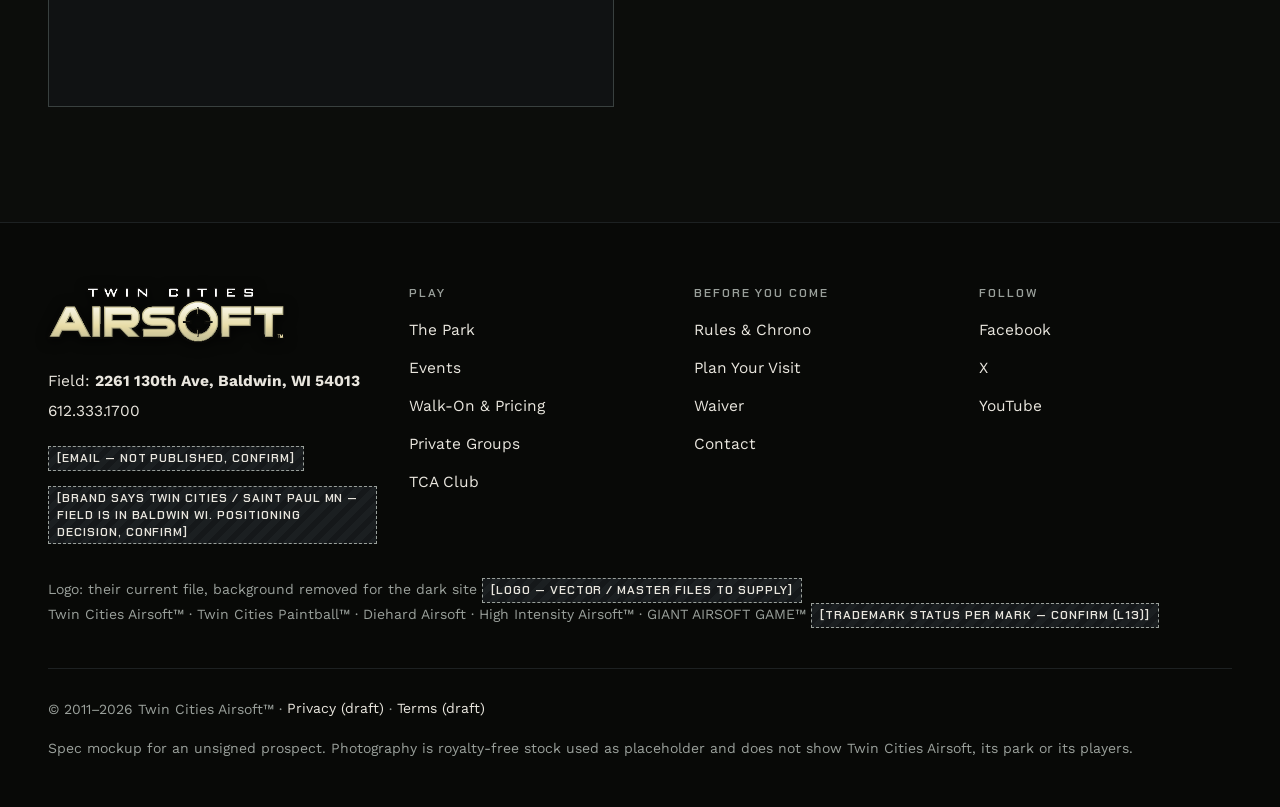
<file: contact.html>
<!doctype html>
<html lang="en">
<head>
<meta charset="utf-8">
<meta name="viewport" content="width=device-width, initial-scale=1">
<title>Contact — Twin Cities Airsoft</title>
<meta name="description" content="Call Twin Cities Airsoft on 612.333.1700. Field at 2261 130th Ave, Baldwin, WI 54013. Winter openings posted on Facebook every Wednesday.">
<meta name="robots" content="noindex, nofollow">
<meta name="theme-color" content="#0C0D0B">
<link rel="icon" href="assets/favicon.svg" type="image/svg+xml">
<link rel="preconnect" href="https://fonts.googleapis.com">
<link rel="preconnect" href="https://fonts.gstatic.com" crossorigin>
<link href="https://fonts.googleapis.com/css2?family=Chakra+Petch:wght@500;600;700&amp;family=Khand:wght@500;600;700&amp;family=Work+Sans:wght@400;500;600&amp;display=swap" rel="stylesheet">
<link rel="stylesheet" href="styles.css">

</head>
<body>
<a class="skip" href="#main">Skip to content</a>
<div class="mock-ribbon"><strong>Spec mockup</strong> · built to pitch a rebuild · Twin Cities Airsoft has not signed · not the live site · all photos are stock placeholders</div>
<header class="site-header">
  <div class="wrap">
    <a class="brand" href="index.html" aria-label="Twin Cities Airsoft — home"><img class="brand-logo" src="assets/logo/tca-logo.png" alt="Twin Cities Airsoft" width="444" height="105"></a>
    <nav class="nav" aria-label="Main"><ul><li><a href="index.html">Home</a></li><li><a href="the-park.html">The Park</a></li><li><a href="events.html">Events</a></li><li><a href="walk-on-pricing.html">Walk-On &amp; Pricing</a></li><li><a href="rules-chrono.html">Rules &amp; Chrono</a></li><li><a href="private-groups.html">Private Groups</a></li><li><a href="tca-club.html">TCA Club</a></li><li><a href="plan-your-visit.html">Plan Your Visit</a></li><li><a href="contact.html" aria-current="page">Contact</a></li></ul></nav>
    <a class="header-call" href="tel:+16123331700"><svg viewBox="0 0 24 24" fill="none" stroke="currentColor" stroke-width="2" aria-hidden="true"><path d="M5 3h4l2 5-2.5 1.5a11 11 0 0 0 6 6L16 13l5 2v4a2 2 0 0 1-2 2A16 16 0 0 1 3 5a2 2 0 0 1 2-2"/></svg><span>612.333.1700</span></a>
    <button class="menu-btn" type="button" aria-expanded="false" aria-controls="mobile-nav"><span></span><span class="sr">Menu</span></button>
  </div>
</header>
<nav class="mobile-nav" id="mobile-nav" aria-label="Mobile"><ol><li><a href="index.html">Home</a></li><li><a href="the-park.html">The Park</a></li><li><a href="events.html">Events</a></li><li><a href="walk-on-pricing.html">Walk-On &amp; Pricing</a></li><li><a href="rules-chrono.html">Rules &amp; Chrono</a></li><li><a href="private-groups.html">Private Groups</a></li><li><a href="tca-club.html">TCA Club</a></li><li><a href="plan-your-visit.html">Plan Your Visit</a></li><li><a href="contact.html" aria-current="page">Contact</a></li></ol>
  <div style="margin-top:28px" class="btn-row"><a class="btn btn--primary" href="tel:+16123331700">Call 612.333.1700</a><a class="btn btn--ghost" href="waiver.html">Sign the waiver</a></div>
</nav>
<main id="main">
<section class="page-hero grain scan">
  <img src="assets/img/PLACEHOLDER-park-helicopter.webp" alt="Grounded helicopter among trees" width="1100" height="825">
  <div class="wrap"><p class="crumbs hud"><a href="index.html">Home</a> // Contact</p>
    <h1>Contact</h1>
    <p>Phone is the fastest way to reach the park: <a href="tel:+16123331700">612.333.1700</a></p>
  </div>
  <span class="img-label">[IMAGE: grounded helicopter airframe] stock placeholder</span>
</section>
<section class="section"><div class="wrap split" style="align-items:start">
  <div class="rv">
    <div class="grid grid--2">
      <div class="panel brk"><span class="hud">Phone</span><p class="price" style="font-size:2.4rem;margin:8px 0"><a href="tel:+16123331700" style="color:var(--bone);text-decoration:none">612.333.1700</a></p></div>
      <div class="panel brk"><span class="hud">Email</span><p style="margin-top:10px"><span class="confirm confirm--block">[EMAIL — NOT PUBLISHED, CONFIRM]</span></p></div>
    </div>
    <div class="panel brk" style="margin-top:16px"><span class="hud">Field</span><p style="margin:8px 0"><strong>2261 130th Ave, Baldwin, WI 54013</strong></p><p style="margin:0"><span class="confirm">[BRAND SAYS TWIN CITIES / SAINT PAUL MN — FIELD IS IN BALDWIN WI. POSITIONING DECISION, CONFIRM]</span></p></div>
    <div class="panel" style="margin-top:16px"><span class="hud hud--ember">Weekend open?</span><p style="margin:8px 0 0">Winter walk-ons (Dec–Feb) are weather dependent. The park posts on <a href="https://facebook.com/twincitiesairsoft" rel="noopener">Facebook</a> every Wednesday whether it will open that weekend.</p></div>
    <p style="margin-top:16px" class="btn-row"><a class="btn btn--ghost" href="https://facebook.com/twincitiesairsoft" rel="noopener">Facebook</a><a class="btn btn--ghost" href="https://x.com/twincityairsoft" rel="noopener">X</a><a class="btn btn--ghost" href="https://youtube.com/twincitiesairsoft" rel="noopener">YouTube</a></p>
    <div class="map" style="margin-top:16px"><iframe src="https://www.google.com/maps?q=2261+130th+Ave,+Baldwin,+WI+54013&output=embed" title="Map: 2261 130th Ave, Baldwin, WI 54013" loading="lazy" referrerpolicy="no-referrer-when-downgrade"></iframe></div>
  </div>
  <div class="rv panel brk">
    <h2 style="font-size:2.2rem">Send a message</h2>
    <form class="form" data-mock action="#" method="post">
      <div class="field"><label for="c-name">Name</label><input id="c-name" name="name" autocomplete="name" required></div>
      <div class="form-row"><div class="field"><label for="c-phone">Phone</label><input id="c-phone" type="tel" name="phone" autocomplete="tel"></div>
      <div class="field"><label for="c-email">Email</label><input id="c-email" type="email" name="email" autocomplete="email"></div></div>
      <div class="field"><label for="c-topic">Topic</label><select id="c-topic" name="topic"><option>Walk-on question</option><option>Private group</option><option>TCA Club</option><option>Events</option><option>Something else</option></select></div>
      <div class="field"><label for="c-msg">Message</label><textarea id="c-msg" name="message" required></textarea></div>
      <button class="btn btn--primary" type="submit">Send</button>
      <p class="form-note" tabindex="-1">Mockup only — this form is not connected and nothing was sent.</p>
      <p><span class="confirm">[FORM ENDPOINT — CONFIRM]</span></p>
    </form>
  </div>
</div></section></main>
<footer class="site-footer">
  <div class="wrap">
    <div class="footer-grid">
      <div>
        <a class="brand" href="index.html"><img class="brand-logo" src="assets/logo/tca-logo.png" alt="Twin Cities Airsoft" width="444" height="105"></a>
        <p style="margin-top:18px">Field: <strong>2261 130th Ave, Baldwin, WI 54013</strong><br><a href="tel:+16123331700">612.333.1700</a></p>
        <p><span class="confirm">[EMAIL — NOT PUBLISHED, CONFIRM]</span></p>
        <p><span class="confirm">[BRAND SAYS TWIN CITIES / SAINT PAUL MN — FIELD IS IN BALDWIN WI. POSITIONING DECISION, CONFIRM]</span></p>
      </div>
      <div>
        <h2>Play</h2>
        <ul><li><a href="the-park.html">The Park</a></li><li><a href="events.html">Events</a></li><li><a href="walk-on-pricing.html">Walk-On &amp; Pricing</a></li><li><a href="private-groups.html">Private Groups</a></li><li><a href="tca-club.html">TCA Club</a></li></ul>
      </div>
      <div>
        <h2>Before you come</h2>
        <ul><li><a href="rules-chrono.html">Rules &amp; Chrono</a></li><li><a href="plan-your-visit.html">Plan Your Visit</a></li><li><a href="waiver.html">Waiver</a></li><li><a href="contact.html">Contact</a></li></ul>
      </div>
      <div>
        <h2>Follow</h2>
        <ul><li><a href="https://facebook.com/twincitiesairsoft" rel="noopener">Facebook</a></li><li><a href="https://x.com/twincityairsoft" rel="noopener">X</a></li><li><a href="https://youtube.com/twincitiesairsoft" rel="noopener">YouTube</a></li></ul>
      </div>
    </div>
    <p class="marks">Logo: their current file, background removed for the dark site <span class="confirm">[LOGO — VECTOR / MASTER FILES TO SUPPLY]</span><br>Twin Cities Airsoft™ · Twin Cities Paintball™ · Diehard Airsoft · High Intensity Airsoft™ · GIANT AIRSOFT GAME™ <span class="confirm">[TRADEMARK STATUS PER MARK — CONFIRM (L13)]</span></p>
    <div class="legal-line">
      <p style="margin:0">© 2011–<span data-year>2026</span> Twin Cities Airsoft™ · <a href="privacy.html">Privacy (draft)</a> · <a href="terms.html">Terms (draft)</a></p>
      <p style="margin:0">Spec mockup for an unsigned prospect. Photography is royalty-free stock used as placeholder and does not show Twin Cities Airsoft, its park or its players.</p>
    </div>
  </div>
</footer>
<nav class="actionbar" aria-label="Quick actions">
  <a href="tel:+16123331700"><svg viewBox="0 0 24 24" fill="none" stroke="currentColor" stroke-width="2" aria-hidden="true"><path d="M5 3h4l2 5-2.5 1.5a11 11 0 0 0 6 6L16 13l5 2v4a2 2 0 0 1-2 2A16 16 0 0 1 3 5a2 2 0 0 1 2-2"/></svg><b>Call</b></a>
  <a href="waiver.html"><svg viewBox="0 0 24 24" fill="none" stroke="currentColor" stroke-width="2" aria-hidden="true"><path d="M14 3H6v18h12V7z"/><path d="M14 3v4h4M9 13h6M9 17h6"/></svg>Waiver</a>
  <a href="rules-chrono.html"><svg viewBox="0 0 24 24" fill="none" stroke="currentColor" stroke-width="2" aria-hidden="true"><path d="M12 3l8 4v5c0 4.5-3.4 8.3-8 9-4.6-.7-8-4.5-8-9V7z"/></svg>Rules</a>
</nav>
<script src="script.js"></script>
</body>
</html>
</file>
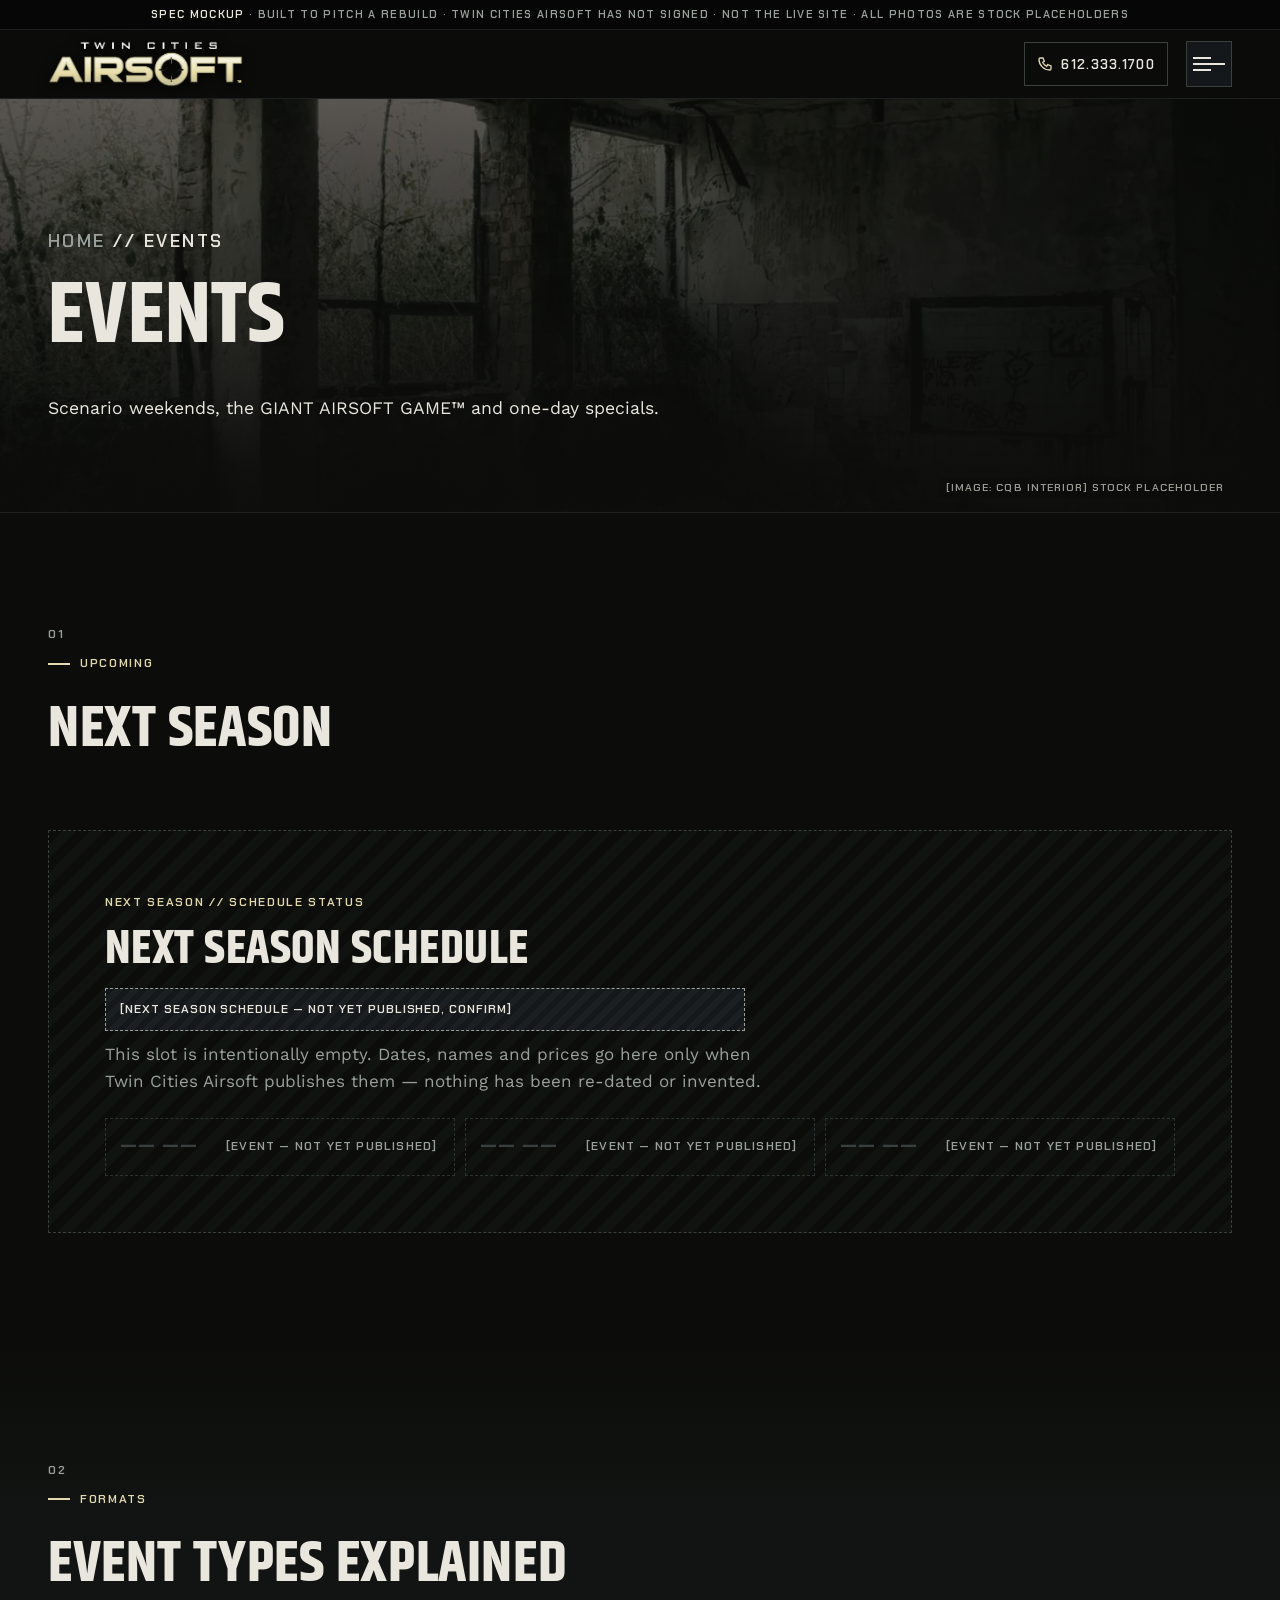
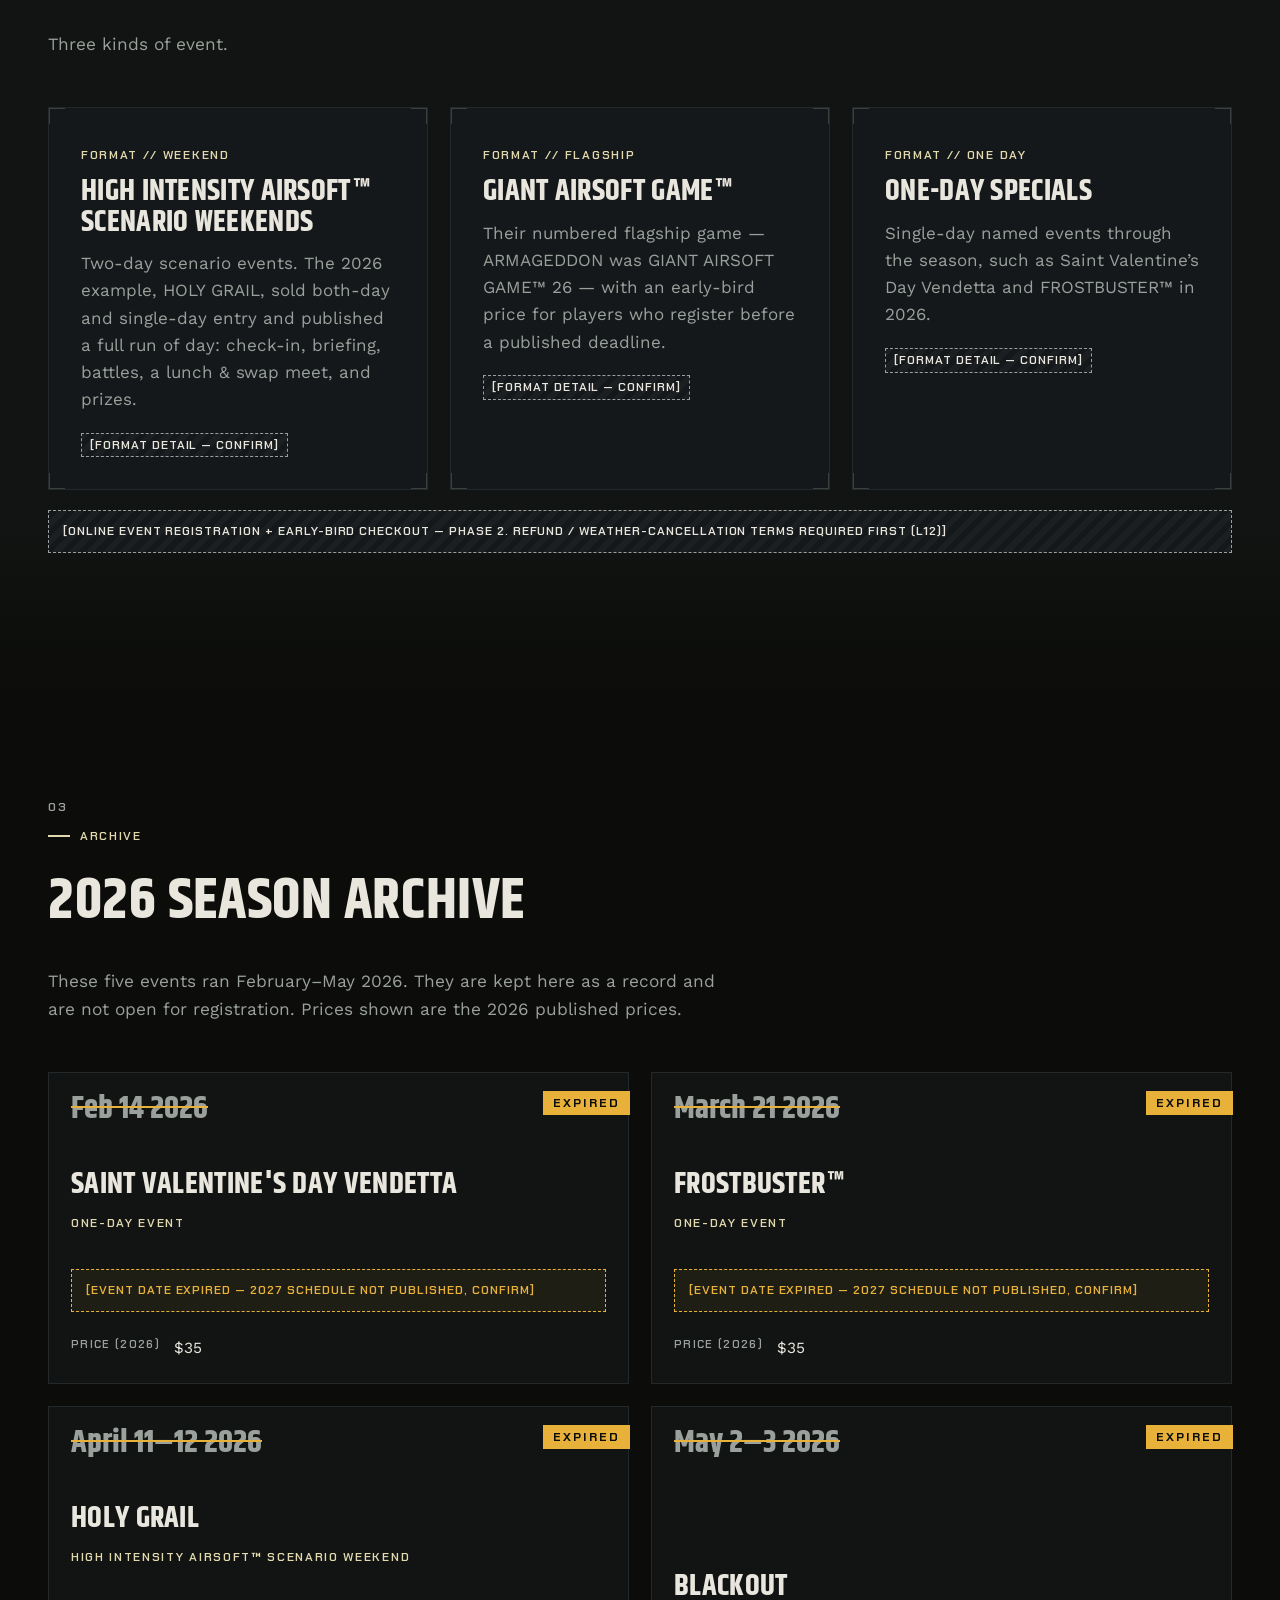
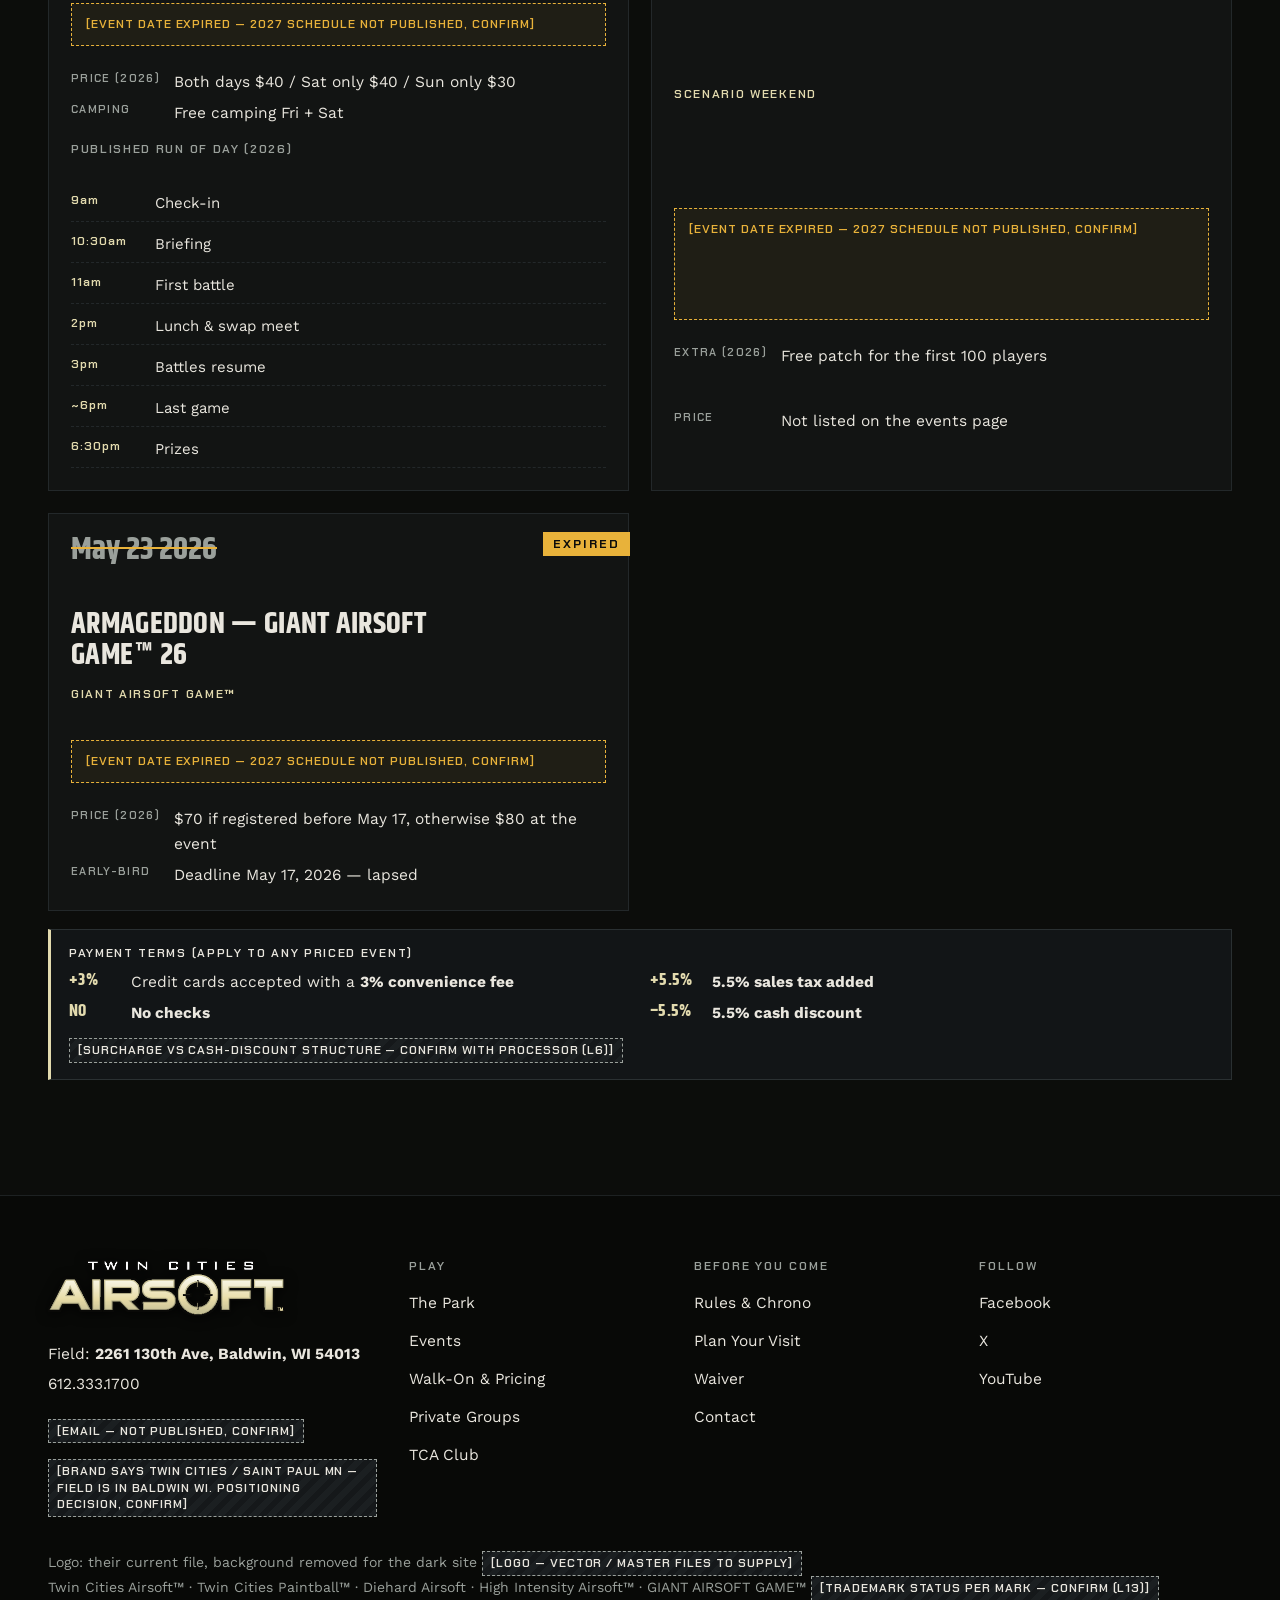
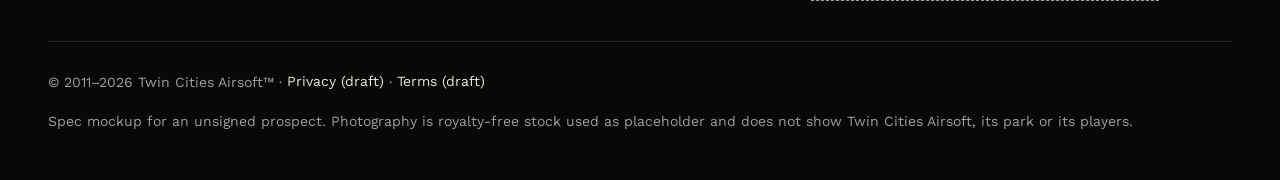
<file: events.html>
<!doctype html>
<html lang="en">
<head>
<meta charset="utf-8">
<meta name="viewport" content="width=device-width, initial-scale=1">
<title>Events — Twin Cities Airsoft</title>
<meta name="description" content="Twin Cities Airsoft events: next season schedule, how High Intensity Airsoft™ scenario weekends and the GIANT AIRSOFT GAME™ work, and the 2026 season archive.">
<meta name="robots" content="noindex, nofollow">
<meta name="theme-color" content="#0C0D0B">
<link rel="icon" href="assets/favicon.svg" type="image/svg+xml">
<link rel="preconnect" href="https://fonts.googleapis.com">
<link rel="preconnect" href="https://fonts.gstatic.com" crossorigin>
<link href="https://fonts.googleapis.com/css2?family=Chakra+Petch:wght@500;600;700&amp;family=Khand:wght@500;600;700&amp;family=Work+Sans:wght@400;500;600&amp;display=swap" rel="stylesheet">
<link rel="stylesheet" href="styles.css">

</head>
<body>
<a class="skip" href="#main">Skip to content</a>
<div class="mock-ribbon"><strong>Spec mockup</strong> · built to pitch a rebuild · Twin Cities Airsoft has not signed · not the live site · all photos are stock placeholders</div>
<header class="site-header">
  <div class="wrap">
    <a class="brand" href="index.html" aria-label="Twin Cities Airsoft — home"><img class="brand-logo" src="assets/logo/tca-logo.png" alt="Twin Cities Airsoft" width="444" height="105"></a>
    <nav class="nav" aria-label="Main"><ul><li><a href="index.html">Home</a></li><li><a href="the-park.html">The Park</a></li><li><a href="events.html" aria-current="page">Events</a></li><li><a href="walk-on-pricing.html">Walk-On &amp; Pricing</a></li><li><a href="rules-chrono.html">Rules &amp; Chrono</a></li><li><a href="private-groups.html">Private Groups</a></li><li><a href="tca-club.html">TCA Club</a></li><li><a href="plan-your-visit.html">Plan Your Visit</a></li><li><a href="contact.html">Contact</a></li></ul></nav>
    <a class="header-call" href="tel:+16123331700"><svg viewBox="0 0 24 24" fill="none" stroke="currentColor" stroke-width="2" aria-hidden="true"><path d="M5 3h4l2 5-2.5 1.5a11 11 0 0 0 6 6L16 13l5 2v4a2 2 0 0 1-2 2A16 16 0 0 1 3 5a2 2 0 0 1 2-2"/></svg><span>612.333.1700</span></a>
    <button class="menu-btn" type="button" aria-expanded="false" aria-controls="mobile-nav"><span></span><span class="sr">Menu</span></button>
  </div>
</header>
<nav class="mobile-nav" id="mobile-nav" aria-label="Mobile"><ol><li><a href="index.html">Home</a></li><li><a href="the-park.html">The Park</a></li><li><a href="events.html" aria-current="page">Events</a></li><li><a href="walk-on-pricing.html">Walk-On &amp; Pricing</a></li><li><a href="rules-chrono.html">Rules &amp; Chrono</a></li><li><a href="private-groups.html">Private Groups</a></li><li><a href="tca-club.html">TCA Club</a></li><li><a href="plan-your-visit.html">Plan Your Visit</a></li><li><a href="contact.html">Contact</a></li></ol>
  <div style="margin-top:28px" class="btn-row"><a class="btn btn--primary" href="tel:+16123331700">Call 612.333.1700</a><a class="btn btn--ghost" href="waiver.html">Sign the waiver</a></div>
</nav>
<main id="main">
<section class="page-hero grain scan">
  <img src="assets/img/PLACEHOLDER-park-cqb-overgrown.webp" alt="Overgrown concrete interior with debris on the floor" width="1100" height="825">
  <div class="wrap"><p class="crumbs hud"><a href="index.html">Home</a> // Events</p>
    <h1>Events</h1>
    <p>Scenario weekends, the GIANT AIRSOFT GAME™ and one-day specials.</p>
  </div>
  <span class="img-label">[IMAGE: CQB interior] stock placeholder</span>
</section>
<section class="section"><div class="wrap">
  <div class="section-head rv"><span class="idx">01</span><span class="hud hud--ember eyebrow">Upcoming</span><h2>Next season</h2></div>
  <div class="next-season brk rv">
  <span class="hud hud--ember">Next season // Schedule status</span>
  <h3 style="margin-top:12px">Next season schedule</h3>
  <p class="confirm confirm--block" style="max-width:640px">[NEXT SEASON SCHEDULE — NOT YET PUBLISHED, CONFIRM]</p>
  <p class="muted" style="max-width:62ch;margin:0">This slot is intentionally empty. Dates, names and prices go here only when Twin Cities Airsoft publishes them — nothing has been re-dated or invented.</p>
  <div class="slots"><div class="slot"><span>—— ——</span><span>[EVENT — NOT YET PUBLISHED]</span></div><div class="slot"><span>—— ——</span><span>[EVENT — NOT YET PUBLISHED]</span></div><div class="slot"><span>—— ——</span><span>[EVENT — NOT YET PUBLISHED]</span></div></div>
</div>
</div></section>

<section class="section section--panel"><div class="wrap">
  <div class="section-head rv"><span class="idx">02</span><span class="hud hud--ember eyebrow">Formats</span><h2>Event types explained</h2><p>Three kinds of event.</p></div>
  <div class="grid grid--3 rv-stagger">
    <article class="panel brk"><span class="hud hud--ember">Format // Weekend</span><h3 style="margin-top:10px">High Intensity Airsoft™ scenario weekends</h3><p class="muted">Two-day scenario events. The 2026 example, HOLY GRAIL, sold both-day and single-day entry and published a full run of day: check-in, briefing, battles, a lunch &amp; swap meet, and prizes.</p><span class="confirm">[FORMAT DETAIL — CONFIRM]</span></article>
    <article class="panel brk"><span class="hud hud--ember">Format // Flagship</span><h3 style="margin-top:10px">GIANT AIRSOFT GAME™</h3><p class="muted">Their numbered flagship game — ARMAGEDDON was GIANT AIRSOFT GAME™ 26 — with an early-bird price for players who register before a published deadline.</p><span class="confirm">[FORMAT DETAIL — CONFIRM]</span></article>
    <article class="panel brk"><span class="hud hud--ember">Format // One day</span><h3 style="margin-top:10px">One-day specials</h3><p class="muted">Single-day named events through the season, such as Saint Valentine’s Day Vendetta and FROSTBUSTER™ in 2026.</p><span class="confirm">[FORMAT DETAIL — CONFIRM]</span></article>
  </div>
  <p style="margin-top:20px"><span class="confirm confirm--block">[ONLINE EVENT REGISTRATION + EARLY-BIRD CHECKOUT — PHASE 2. REFUND / WEATHER-CANCELLATION TERMS REQUIRED FIRST (L12)]</span></p>
</div></section>

<section class="section"><div class="wrap">
  <div class="section-head rv"><span class="idx">03</span><span class="hud hud--ember eyebrow">Archive</span><h2>2026 season archive</h2><p>These five events ran February–May 2026. They are kept here as a record and are not open for registration. Prices shown are the 2026 published prices.</p></div>
  <!-- [EVENT DATA — JSON/MD SOURCE SO THE OWNER CAN EDIT, CONFIRM CMS PREFERENCE]
       Owner workflow: add or edit an object in the #event-data block below. script.js renders the cards;
       the static cards inside #event-archive are the no-JS fallback and should be regenerated from the same data. -->
  <script type="application/json" id="event-data">
[
 {
  "date": "Feb 14",
  "year": "2026",
  "name": "Saint Valentine's Day Vendetta",
  "format": "One-day event",
  "facts": [
   [
    "Price (2026)",
    "$35"
   ]
  ],
  "schedule": []
 },
 {
  "date": "March 21",
  "year": "2026",
  "name": "FROSTBUSTER™",
  "format": "One-day event",
  "facts": [
   [
    "Price (2026)",
    "$35"
   ]
  ],
  "schedule": []
 },
 {
  "date": "April 11–12",
  "year": "2026",
  "name": "HOLY GRAIL",
  "format": "High Intensity Airsoft™ scenario weekend",
  "facts": [
   [
    "Price (2026)",
    "Both days $40 / Sat only $40 / Sun only $30"
   ],
   [
    "Camping",
    "Free camping Fri + Sat"
   ]
  ],
  "schedule": [
   [
    "9am",
    "Check-in"
   ],
   [
    "10:30am",
    "Briefing"
   ],
   [
    "11am",
    "First battle"
   ],
   [
    "2pm",
    "Lunch & swap meet"
   ],
   [
    "3pm",
    "Battles resume"
   ],
   [
    "~6pm",
    "Last game"
   ],
   [
    "6:30pm",
    "Prizes"
   ]
  ]
 },
 {
  "date": "May 2–3",
  "year": "2026",
  "name": "BLACKOUT",
  "format": "Scenario weekend",
  "facts": [
   [
    "Extra (2026)",
    "Free patch for the first 100 players"
   ],
   [
    "Price",
    "Not listed on the events page"
   ]
  ],
  "schedule": []
 },
 {
  "date": "May 23",
  "year": "2026",
  "name": "ARMAGEDDON — GIANT AIRSOFT GAME™ 26",
  "format": "GIANT AIRSOFT GAME™",
  "facts": [
   [
    "Price (2026)",
    "$70 if registered before May 17, otherwise $80 at the event"
   ],
   [
    "Early-bird",
    "Deadline May 17, 2026 — lapsed"
   ]
  ],
  "schedule": []
 }
]
  </script>
  <div class="grid grid--2" id="event-archive">
    <article class="event event--expired"><p class="event-date">Feb 14 2026</p><h3>Saint Valentine's Day Vendetta</h3><p class="hud hud--ember">One-day event</p>
<p class="confirm confirm--block expired-note">[EVENT DATE EXPIRED — 2027 SCHEDULE NOT PUBLISHED, CONFIRM]</p><dl><dt>Price (2026)</dt><dd>$35</dd></dl></article><article class="event event--expired"><p class="event-date">March 21 2026</p><h3>FROSTBUSTER™</h3><p class="hud hud--ember">One-day event</p>
<p class="confirm confirm--block expired-note">[EVENT DATE EXPIRED — 2027 SCHEDULE NOT PUBLISHED, CONFIRM]</p><dl><dt>Price (2026)</dt><dd>$35</dd></dl></article><article class="event event--expired"><p class="event-date">April 11–12 2026</p><h3>HOLY GRAIL</h3><p class="hud hud--ember">High Intensity Airsoft™ scenario weekend</p>
<p class="confirm confirm--block expired-note">[EVENT DATE EXPIRED — 2027 SCHEDULE NOT PUBLISHED, CONFIRM]</p><dl><dt>Price (2026)</dt><dd>Both days $40 / Sat only $40 / Sun only $30</dd><dt>Camping</dt><dd>Free camping Fri + Sat</dd></dl><p class="hud">Published run of day (2026)</p><ul class="schedule"><li><b>9am</b><span>Check-in</span></li><li><b>10:30am</b><span>Briefing</span></li><li><b>11am</b><span>First battle</span></li><li><b>2pm</b><span>Lunch & swap meet</span></li><li><b>3pm</b><span>Battles resume</span></li><li><b>~6pm</b><span>Last game</span></li><li><b>6:30pm</b><span>Prizes</span></li></ul></article><article class="event event--expired"><p class="event-date">May 2–3 2026</p><h3>BLACKOUT</h3><p class="hud hud--ember">Scenario weekend</p>
<p class="confirm confirm--block expired-note">[EVENT DATE EXPIRED — 2027 SCHEDULE NOT PUBLISHED, CONFIRM]</p><dl><dt>Extra (2026)</dt><dd>Free patch for the first 100 players</dd><dt>Price</dt><dd>Not listed on the events page</dd></dl></article><article class="event event--expired"><p class="event-date">May 23 2026</p><h3>ARMAGEDDON — GIANT AIRSOFT GAME™ 26</h3><p class="hud hud--ember">GIANT AIRSOFT GAME™</p>
<p class="confirm confirm--block expired-note">[EVENT DATE EXPIRED — 2027 SCHEDULE NOT PUBLISHED, CONFIRM]</p><dl><dt>Price (2026)</dt><dd>$70 if registered before May 17, otherwise $80 at the event</dd><dt>Early-bird</dt><dd>Deadline May 17, 2026 — lapsed</dd></dl></article>
  </div>
  <aside class="payterms" aria-label="Payment terms">
  <h4>Payment terms (apply to any priced event)</h4>
  <ul>
    <li><b>+3%</b><span>Credit cards accepted with a <strong>3% convenience fee</strong></span></li>
    <li><b>+5.5%</b><span><strong>5.5% sales tax added</strong></span></li>
    <li><b>NO</b><span><strong>No checks</strong></span></li>
    <li><b>−5.5%</b><span><strong>5.5% cash discount</strong></span></li>
  </ul>
  <p class="muted" style="margin:12px 0 0;font-size:14px"><span class="confirm">[SURCHARGE vs CASH-DISCOUNT STRUCTURE — CONFIRM WITH PROCESSOR (L6)]</span></p>
</aside>
</div></section>
</main>
<footer class="site-footer">
  <div class="wrap">
    <div class="footer-grid">
      <div>
        <a class="brand" href="index.html"><img class="brand-logo" src="assets/logo/tca-logo.png" alt="Twin Cities Airsoft" width="444" height="105"></a>
        <p style="margin-top:18px">Field: <strong>2261 130th Ave, Baldwin, WI 54013</strong><br><a href="tel:+16123331700">612.333.1700</a></p>
        <p><span class="confirm">[EMAIL — NOT PUBLISHED, CONFIRM]</span></p>
        <p><span class="confirm">[BRAND SAYS TWIN CITIES / SAINT PAUL MN — FIELD IS IN BALDWIN WI. POSITIONING DECISION, CONFIRM]</span></p>
      </div>
      <div>
        <h2>Play</h2>
        <ul><li><a href="the-park.html">The Park</a></li><li><a href="events.html">Events</a></li><li><a href="walk-on-pricing.html">Walk-On &amp; Pricing</a></li><li><a href="private-groups.html">Private Groups</a></li><li><a href="tca-club.html">TCA Club</a></li></ul>
      </div>
      <div>
        <h2>Before you come</h2>
        <ul><li><a href="rules-chrono.html">Rules &amp; Chrono</a></li><li><a href="plan-your-visit.html">Plan Your Visit</a></li><li><a href="waiver.html">Waiver</a></li><li><a href="contact.html">Contact</a></li></ul>
      </div>
      <div>
        <h2>Follow</h2>
        <ul><li><a href="https://facebook.com/twincitiesairsoft" rel="noopener">Facebook</a></li><li><a href="https://x.com/twincityairsoft" rel="noopener">X</a></li><li><a href="https://youtube.com/twincitiesairsoft" rel="noopener">YouTube</a></li></ul>
      </div>
    </div>
    <p class="marks">Logo: their current file, background removed for the dark site <span class="confirm">[LOGO — VECTOR / MASTER FILES TO SUPPLY]</span><br>Twin Cities Airsoft™ · Twin Cities Paintball™ · Diehard Airsoft · High Intensity Airsoft™ · GIANT AIRSOFT GAME™ <span class="confirm">[TRADEMARK STATUS PER MARK — CONFIRM (L13)]</span></p>
    <div class="legal-line">
      <p style="margin:0">© 2011–<span data-year>2026</span> Twin Cities Airsoft™ · <a href="privacy.html">Privacy (draft)</a> · <a href="terms.html">Terms (draft)</a></p>
      <p style="margin:0">Spec mockup for an unsigned prospect. Photography is royalty-free stock used as placeholder and does not show Twin Cities Airsoft, its park or its players.</p>
    </div>
  </div>
</footer>
<nav class="actionbar" aria-label="Quick actions">
  <a href="tel:+16123331700"><svg viewBox="0 0 24 24" fill="none" stroke="currentColor" stroke-width="2" aria-hidden="true"><path d="M5 3h4l2 5-2.5 1.5a11 11 0 0 0 6 6L16 13l5 2v4a2 2 0 0 1-2 2A16 16 0 0 1 3 5a2 2 0 0 1 2-2"/></svg><b>Call</b></a>
  <a href="waiver.html"><svg viewBox="0 0 24 24" fill="none" stroke="currentColor" stroke-width="2" aria-hidden="true"><path d="M14 3H6v18h12V7z"/><path d="M14 3v4h4M9 13h6M9 17h6"/></svg>Waiver</a>
  <a href="rules-chrono.html"><svg viewBox="0 0 24 24" fill="none" stroke="currentColor" stroke-width="2" aria-hidden="true"><path d="M12 3l8 4v5c0 4.5-3.4 8.3-8 9-4.6-.7-8-4.5-8-9V7z"/></svg>Rules</a>
</nav>
<script src="script.js"></script>
</body>
</html>
</file>
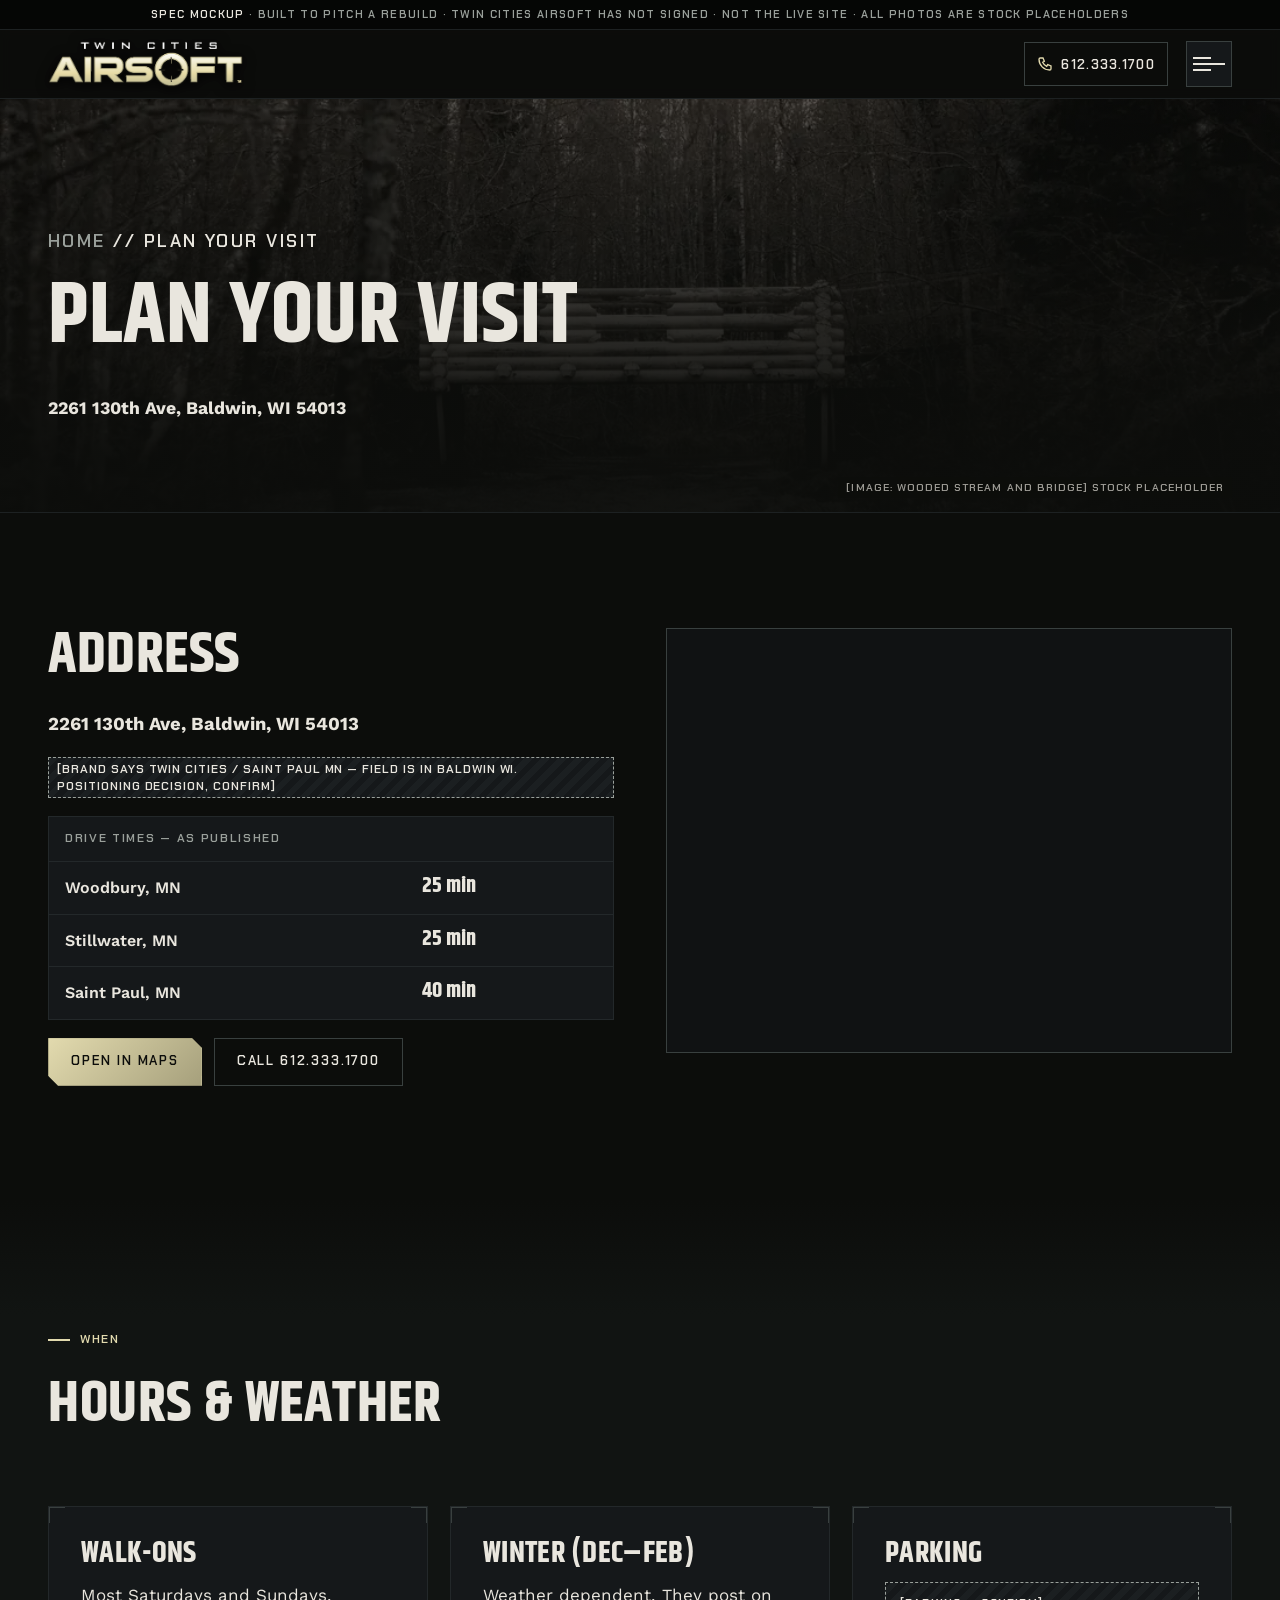
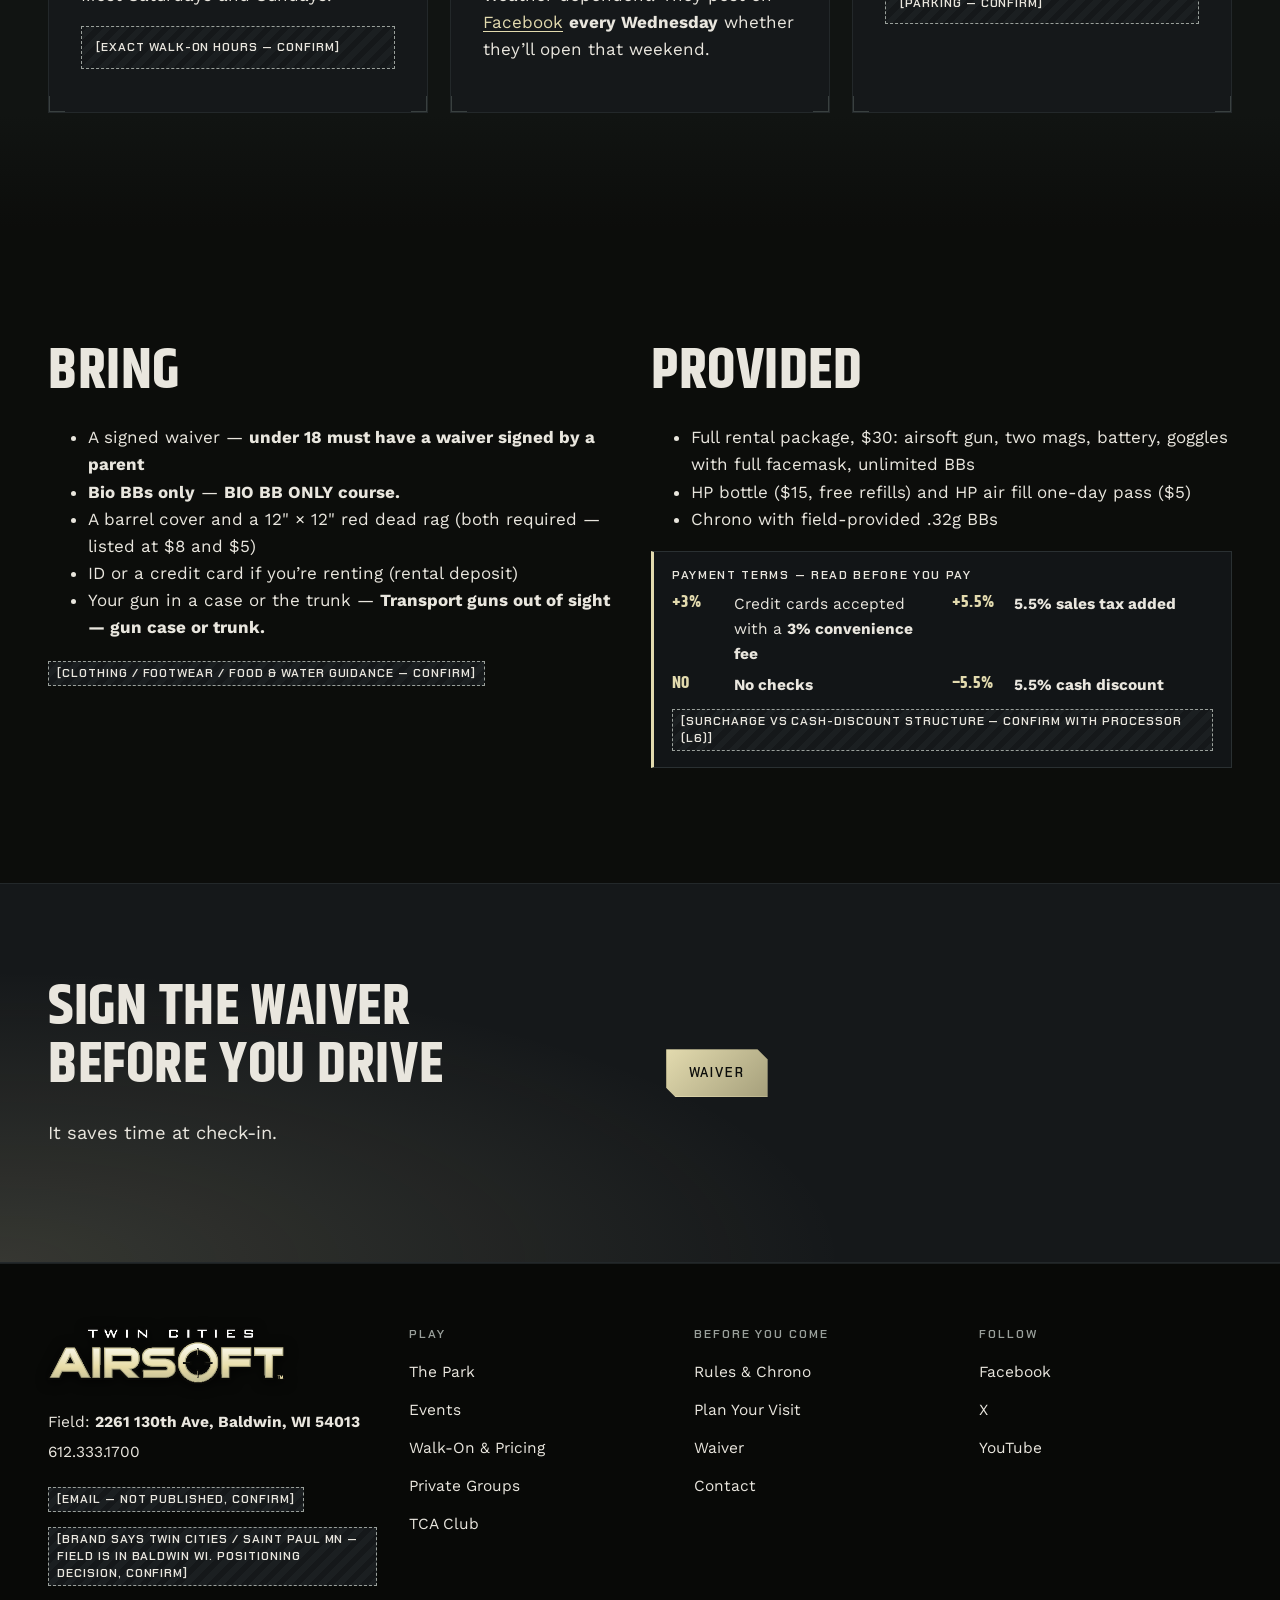
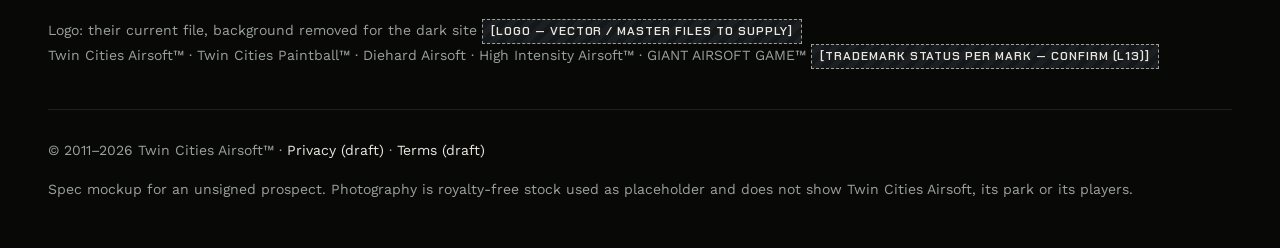
<file: plan-your-visit.html>
<!doctype html>
<html lang="en">
<head>
<meta charset="utf-8">
<meta name="viewport" content="width=device-width, initial-scale=1">
<title>Plan Your Visit — Twin Cities Airsoft, Baldwin WI</title>
<meta name="description" content="Getting to Twin Cities Airsoft at 2261 130th Ave, Baldwin, WI 54013: drive times, what to bring, what's provided, and the winter weather mechanic.">
<meta name="robots" content="noindex, nofollow">
<meta name="theme-color" content="#0C0D0B">
<link rel="icon" href="assets/favicon.svg" type="image/svg+xml">
<link rel="preconnect" href="https://fonts.googleapis.com">
<link rel="preconnect" href="https://fonts.gstatic.com" crossorigin>
<link href="https://fonts.googleapis.com/css2?family=Chakra+Petch:wght@500;600;700&amp;family=Khand:wght@500;600;700&amp;family=Work+Sans:wght@400;500;600&amp;display=swap" rel="stylesheet">
<link rel="stylesheet" href="styles.css">

</head>
<body>
<a class="skip" href="#main">Skip to content</a>
<div class="mock-ribbon"><strong>Spec mockup</strong> · built to pitch a rebuild · Twin Cities Airsoft has not signed · not the live site · all photos are stock placeholders</div>
<header class="site-header">
  <div class="wrap">
    <a class="brand" href="index.html" aria-label="Twin Cities Airsoft — home"><img class="brand-logo" src="assets/logo/tca-logo.png" alt="Twin Cities Airsoft" width="444" height="105"></a>
    <nav class="nav" aria-label="Main"><ul><li><a href="index.html">Home</a></li><li><a href="the-park.html">The Park</a></li><li><a href="events.html">Events</a></li><li><a href="walk-on-pricing.html">Walk-On &amp; Pricing</a></li><li><a href="rules-chrono.html">Rules &amp; Chrono</a></li><li><a href="private-groups.html">Private Groups</a></li><li><a href="tca-club.html">TCA Club</a></li><li><a href="plan-your-visit.html" aria-current="page">Plan Your Visit</a></li><li><a href="contact.html">Contact</a></li></ul></nav>
    <a class="header-call" href="tel:+16123331700"><svg viewBox="0 0 24 24" fill="none" stroke="currentColor" stroke-width="2" aria-hidden="true"><path d="M5 3h4l2 5-2.5 1.5a11 11 0 0 0 6 6L16 13l5 2v4a2 2 0 0 1-2 2A16 16 0 0 1 3 5a2 2 0 0 1 2-2"/></svg><span>612.333.1700</span></a>
    <button class="menu-btn" type="button" aria-expanded="false" aria-controls="mobile-nav"><span></span><span class="sr">Menu</span></button>
  </div>
</header>
<nav class="mobile-nav" id="mobile-nav" aria-label="Mobile"><ol><li><a href="index.html">Home</a></li><li><a href="the-park.html">The Park</a></li><li><a href="events.html">Events</a></li><li><a href="walk-on-pricing.html">Walk-On &amp; Pricing</a></li><li><a href="rules-chrono.html">Rules &amp; Chrono</a></li><li><a href="private-groups.html">Private Groups</a></li><li><a href="tca-club.html">TCA Club</a></li><li><a href="plan-your-visit.html" aria-current="page">Plan Your Visit</a></li><li><a href="contact.html">Contact</a></li></ol>
  <div style="margin-top:28px" class="btn-row"><a class="btn btn--primary" href="tel:+16123331700">Call 612.333.1700</a><a class="btn btn--ghost" href="waiver.html">Sign the waiver</a></div>
</nav>
<main id="main">
<section class="page-hero grain scan">
  <img src="assets/img/PLACEHOLDER-park-stream-bridge.webp" alt="Stream through bare woods toward a white-railed footbridge" width="1100" height="825">
  <div class="wrap"><p class="crumbs hud"><a href="index.html">Home</a> // Plan Your Visit</p>
    <h1>Plan your visit</h1>
    <p><strong>2261 130th Ave, Baldwin, WI 54013</strong></p>
  </div>
  <span class="img-label">[IMAGE: wooded stream and bridge] stock placeholder</span>
</section>
<section class="section"><div class="wrap split" style="align-items:start">
  <div class="rv">
    <h2>Address</h2>
    <p class="lede"><strong>2261 130th Ave, Baldwin, WI 54013</strong></p>
    <p><span class="confirm">[BRAND SAYS TWIN CITIES / SAINT PAUL MN — FIELD IS IN BALDWIN WI. POSITIONING DECISION, CONFIRM]</span></p>
    <div class="table-wrap" style="margin:18px 0"><table><caption>Drive times — as published</caption><tbody>
      <tr><th scope="row">Woodbury, MN</th><td class="num">25 min</td></tr><tr><th scope="row">Stillwater, MN</th><td class="num">25 min</td></tr><tr><th scope="row">Saint Paul, MN</th><td class="num">40 min</td></tr></tbody></table></div>
    <div class="btn-row"><a class="btn btn--primary" href="https://www.google.com/maps/search/?api=1&query=2261+130th+Ave+Baldwin+WI+54013" rel="noopener">Open in Maps</a><a class="btn btn--ghost" href="tel:+16123331700">Call 612.333.1700</a></div>
  </div>
  <div class="map rv"><iframe src="https://www.google.com/maps?q=2261+130th+Ave,+Baldwin,+WI+54013&output=embed" title="Map: 2261 130th Ave, Baldwin, WI 54013" loading="lazy" referrerpolicy="no-referrer-when-downgrade"></iframe></div>
</div></section>
<section class="section section--panel"><div class="wrap">
  <div class="section-head rv"><span class="idx"></span><span class="hud hud--ember eyebrow">When</span><h2>Hours &amp; weather</h2></div>
  <div class="grid grid--3 rv-stagger">
    <div class="panel brk"><h3>Walk-ons</h3><p>Most Saturdays and Sundays.</p><span class="confirm confirm--block">[EXACT WALK-ON HOURS — CONFIRM]</span></div>
    <div class="panel brk"><h3>Winter (Dec–Feb)</h3><p>Weather dependent. They post on <a href="https://facebook.com/twincitiesairsoft" rel="noopener">Facebook</a> <strong>every Wednesday</strong> whether they’ll open that weekend.</p></div>
    <div class="panel brk"><h3>Parking</h3><span class="confirm confirm--block">[PARKING — CONFIRM]</span></div>
  </div>
</div></section>
<section class="section"><div class="wrap grid grid--2">
  <div class="rv"><h2>Bring</h2><ul>
    <li>A signed waiver — <strong>under 18 must have a waiver signed by a parent</strong></li>
    <li><strong>Bio BBs only</strong> — <strong>BIO BB ONLY course.</strong></li>
    <li>A barrel cover and a 12" × 12" red dead rag (both required — listed at $8 and $5)</li>
    <li>ID or a credit card if you’re renting (rental deposit)</li>
    <li>Your gun in a case or the trunk — <strong>Transport guns out of sight — gun case or trunk.</strong></li>
  </ul><p><span class="confirm">[CLOTHING / FOOTWEAR / FOOD &amp; WATER GUIDANCE — CONFIRM]</span></p></div>
  <div class="rv"><h2>Provided</h2><ul>
    <li>Full rental package, $30: airsoft gun, two mags, battery, goggles with full facemask, unlimited BBs</li>
    <li>HP bottle ($15, free refills) and HP air fill one-day pass ($5)</li>
    <li>Chrono with field-provided .32g BBs</li>
  </ul><aside class="payterms" aria-label="Payment terms">
  <h4>Payment terms — read before you pay</h4>
  <ul>
    <li><b>+3%</b><span>Credit cards accepted with a <strong>3% convenience fee</strong></span></li>
    <li><b>+5.5%</b><span><strong>5.5% sales tax added</strong></span></li>
    <li><b>NO</b><span><strong>No checks</strong></span></li>
    <li><b>−5.5%</b><span><strong>5.5% cash discount</strong></span></li>
  </ul>
  <p class="muted" style="margin:12px 0 0;font-size:14px"><span class="confirm">[SURCHARGE vs CASH-DISCOUNT STRUCTURE — CONFIRM WITH PROCESSOR (L6)]</span></p>
</aside></div>
</div></section>
<section class="cta-band"><div class="wrap split"><div><h2>Sign the waiver before you drive</h2><p class="lede">It saves time at check-in.</p></div><div><a class="btn btn--primary" href="waiver.html">Waiver</a></div></div></section></main>
<footer class="site-footer">
  <div class="wrap">
    <div class="footer-grid">
      <div>
        <a class="brand" href="index.html"><img class="brand-logo" src="assets/logo/tca-logo.png" alt="Twin Cities Airsoft" width="444" height="105"></a>
        <p style="margin-top:18px">Field: <strong>2261 130th Ave, Baldwin, WI 54013</strong><br><a href="tel:+16123331700">612.333.1700</a></p>
        <p><span class="confirm">[EMAIL — NOT PUBLISHED, CONFIRM]</span></p>
        <p><span class="confirm">[BRAND SAYS TWIN CITIES / SAINT PAUL MN — FIELD IS IN BALDWIN WI. POSITIONING DECISION, CONFIRM]</span></p>
      </div>
      <div>
        <h2>Play</h2>
        <ul><li><a href="the-park.html">The Park</a></li><li><a href="events.html">Events</a></li><li><a href="walk-on-pricing.html">Walk-On &amp; Pricing</a></li><li><a href="private-groups.html">Private Groups</a></li><li><a href="tca-club.html">TCA Club</a></li></ul>
      </div>
      <div>
        <h2>Before you come</h2>
        <ul><li><a href="rules-chrono.html">Rules &amp; Chrono</a></li><li><a href="plan-your-visit.html">Plan Your Visit</a></li><li><a href="waiver.html">Waiver</a></li><li><a href="contact.html">Contact</a></li></ul>
      </div>
      <div>
        <h2>Follow</h2>
        <ul><li><a href="https://facebook.com/twincitiesairsoft" rel="noopener">Facebook</a></li><li><a href="https://x.com/twincityairsoft" rel="noopener">X</a></li><li><a href="https://youtube.com/twincitiesairsoft" rel="noopener">YouTube</a></li></ul>
      </div>
    </div>
    <p class="marks">Logo: their current file, background removed for the dark site <span class="confirm">[LOGO — VECTOR / MASTER FILES TO SUPPLY]</span><br>Twin Cities Airsoft™ · Twin Cities Paintball™ · Diehard Airsoft · High Intensity Airsoft™ · GIANT AIRSOFT GAME™ <span class="confirm">[TRADEMARK STATUS PER MARK — CONFIRM (L13)]</span></p>
    <div class="legal-line">
      <p style="margin:0">© 2011–<span data-year>2026</span> Twin Cities Airsoft™ · <a href="privacy.html">Privacy (draft)</a> · <a href="terms.html">Terms (draft)</a></p>
      <p style="margin:0">Spec mockup for an unsigned prospect. Photography is royalty-free stock used as placeholder and does not show Twin Cities Airsoft, its park or its players.</p>
    </div>
  </div>
</footer>
<nav class="actionbar" aria-label="Quick actions">
  <a href="tel:+16123331700"><svg viewBox="0 0 24 24" fill="none" stroke="currentColor" stroke-width="2" aria-hidden="true"><path d="M5 3h4l2 5-2.5 1.5a11 11 0 0 0 6 6L16 13l5 2v4a2 2 0 0 1-2 2A16 16 0 0 1 3 5a2 2 0 0 1 2-2"/></svg><b>Call</b></a>
  <a href="waiver.html"><svg viewBox="0 0 24 24" fill="none" stroke="currentColor" stroke-width="2" aria-hidden="true"><path d="M14 3H6v18h12V7z"/><path d="M14 3v4h4M9 13h6M9 17h6"/></svg>Waiver</a>
  <a href="rules-chrono.html"><svg viewBox="0 0 24 24" fill="none" stroke="currentColor" stroke-width="2" aria-hidden="true"><path d="M12 3l8 4v5c0 4.5-3.4 8.3-8 9-4.6-.7-8-4.5-8-9V7z"/></svg>Rules</a>
</nav>
<script src="script.js"></script>
</body>
</html>
</file>
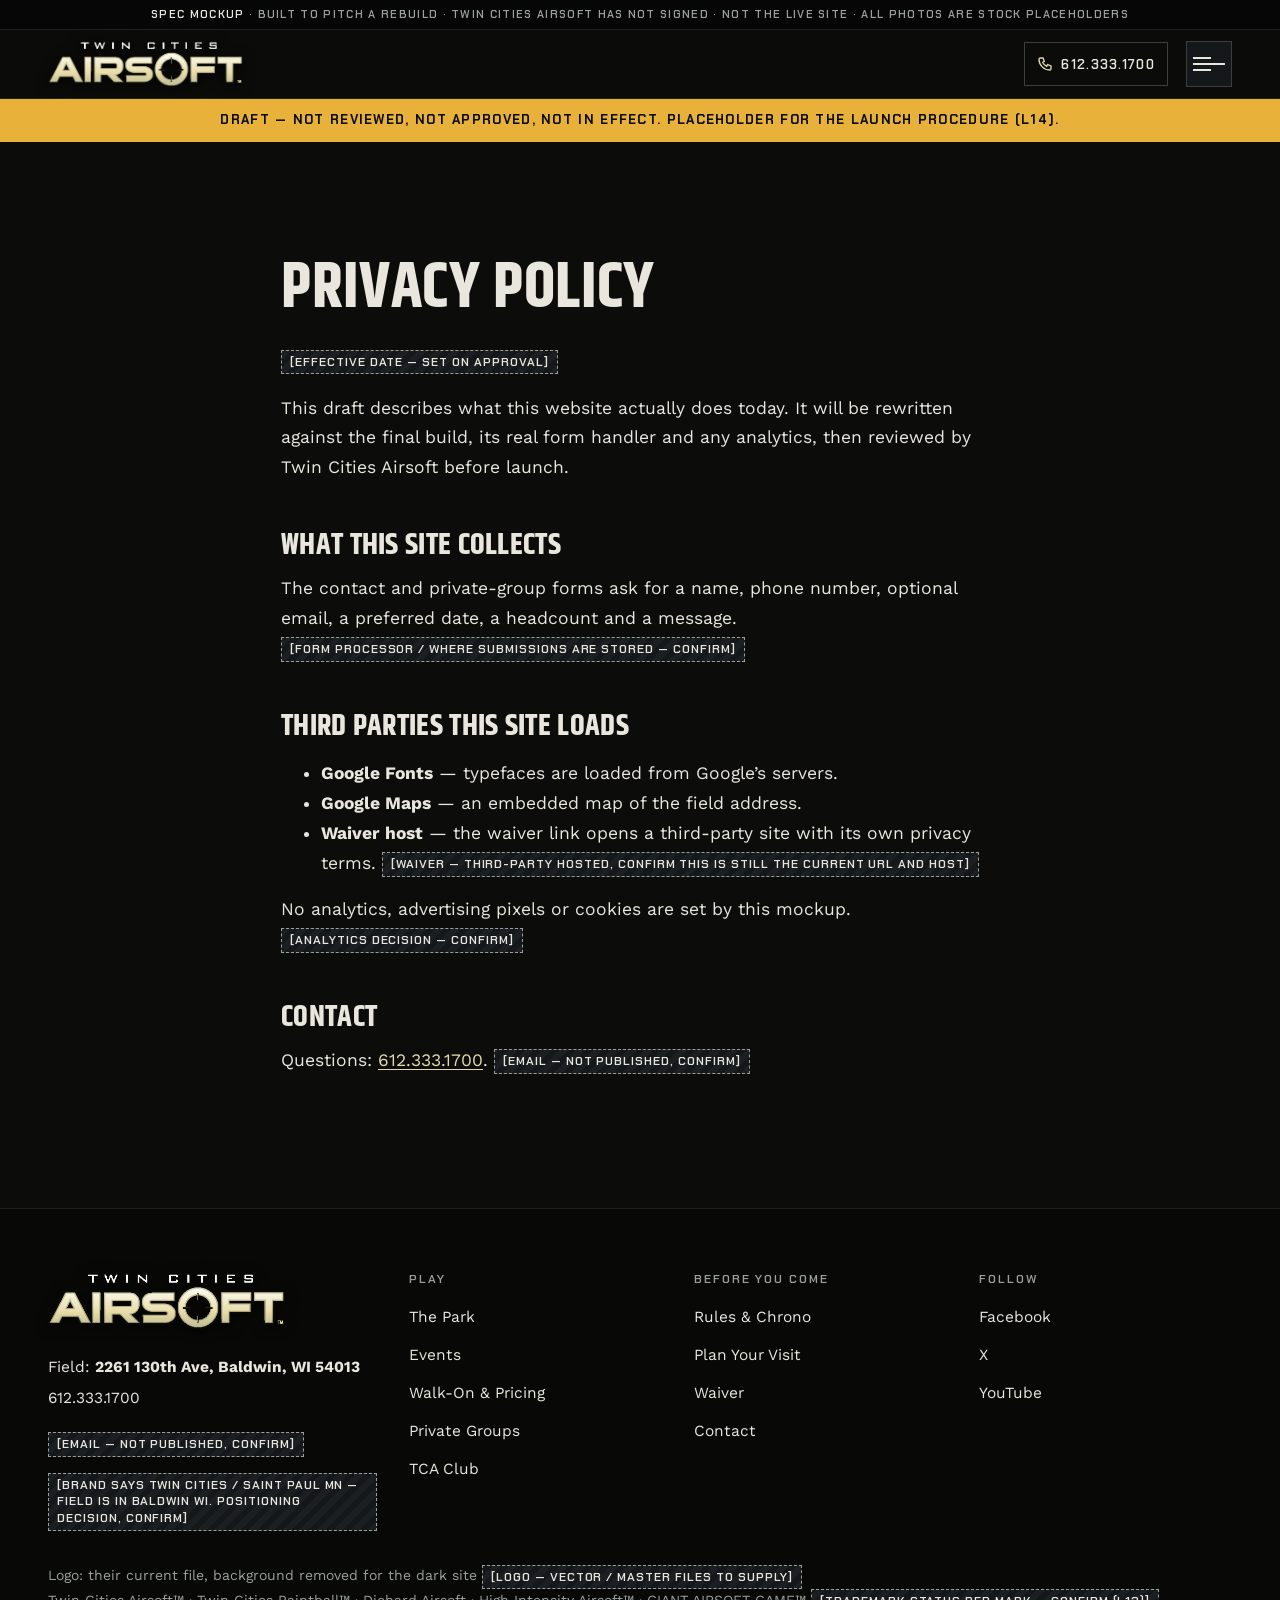
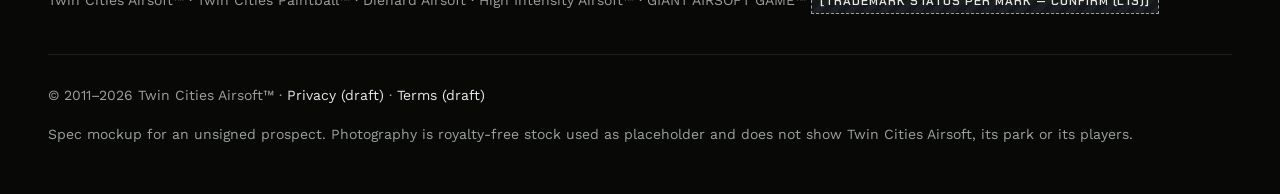
<file: privacy.html>
<!doctype html>
<html lang="en">
<head>
<meta charset="utf-8">
<meta name="viewport" content="width=device-width, initial-scale=1">
<title>Privacy Policy (draft) — Twin Cities Airsoft</title>
<meta name="description" content="Draft privacy policy for the Twin Cities Airsoft website. Not in effect.">
<meta name="robots" content="noindex, nofollow">
<meta name="theme-color" content="#0C0D0B">
<link rel="icon" href="assets/favicon.svg" type="image/svg+xml">
<link rel="preconnect" href="https://fonts.googleapis.com">
<link rel="preconnect" href="https://fonts.gstatic.com" crossorigin>
<link href="https://fonts.googleapis.com/css2?family=Chakra+Petch:wght@500;600;700&amp;family=Khand:wght@500;600;700&amp;family=Work+Sans:wght@400;500;600&amp;display=swap" rel="stylesheet">
<link rel="stylesheet" href="styles.css">

</head>
<body>
<a class="skip" href="#main">Skip to content</a>
<div class="mock-ribbon"><strong>Spec mockup</strong> · built to pitch a rebuild · Twin Cities Airsoft has not signed · not the live site · all photos are stock placeholders</div>
<header class="site-header">
  <div class="wrap">
    <a class="brand" href="index.html" aria-label="Twin Cities Airsoft — home"><img class="brand-logo" src="assets/logo/tca-logo.png" alt="Twin Cities Airsoft" width="444" height="105"></a>
    <nav class="nav" aria-label="Main"><ul><li><a href="index.html">Home</a></li><li><a href="the-park.html">The Park</a></li><li><a href="events.html">Events</a></li><li><a href="walk-on-pricing.html">Walk-On &amp; Pricing</a></li><li><a href="rules-chrono.html">Rules &amp; Chrono</a></li><li><a href="private-groups.html">Private Groups</a></li><li><a href="tca-club.html">TCA Club</a></li><li><a href="plan-your-visit.html">Plan Your Visit</a></li><li><a href="contact.html">Contact</a></li></ul></nav>
    <a class="header-call" href="tel:+16123331700"><svg viewBox="0 0 24 24" fill="none" stroke="currentColor" stroke-width="2" aria-hidden="true"><path d="M5 3h4l2 5-2.5 1.5a11 11 0 0 0 6 6L16 13l5 2v4a2 2 0 0 1-2 2A16 16 0 0 1 3 5a2 2 0 0 1 2-2"/></svg><span>612.333.1700</span></a>
    <button class="menu-btn" type="button" aria-expanded="false" aria-controls="mobile-nav"><span></span><span class="sr">Menu</span></button>
  </div>
</header>
<nav class="mobile-nav" id="mobile-nav" aria-label="Mobile"><ol><li><a href="index.html">Home</a></li><li><a href="the-park.html">The Park</a></li><li><a href="events.html">Events</a></li><li><a href="walk-on-pricing.html">Walk-On &amp; Pricing</a></li><li><a href="rules-chrono.html">Rules &amp; Chrono</a></li><li><a href="private-groups.html">Private Groups</a></li><li><a href="tca-club.html">TCA Club</a></li><li><a href="plan-your-visit.html">Plan Your Visit</a></li><li><a href="contact.html">Contact</a></li></ol>
  <div style="margin-top:28px" class="btn-row"><a class="btn btn--primary" href="tel:+16123331700">Call 612.333.1700</a><a class="btn btn--ghost" href="waiver.html">Sign the waiver</a></div>
</nav>
<main id="main">
<div class="draft-banner">DRAFT — not reviewed, not approved, not in effect. Placeholder for the launch procedure (L14).</div><section class="section"><div class="wrap prose"><h1 style="font-size:clamp(2.4rem,6vw,4rem)">Privacy Policy</h1><p><span class="confirm">[EFFECTIVE DATE — SET ON APPROVAL]</span></p><p>This draft describes what this website actually does today. It will be rewritten against the final build, its real form handler and any analytics, then reviewed by Twin Cities Airsoft before launch.</p>
<h2>What this site collects</h2>
<p>The contact and private-group forms ask for a name, phone number, optional email, a preferred date, a headcount and a message. <span class="confirm">[FORM PROCESSOR / WHERE SUBMISSIONS ARE STORED — CONFIRM]</span></p>
<h2>Third parties this site loads</h2>
<ul><li><strong>Google Fonts</strong> — typefaces are loaded from Google’s servers.</li><li><strong>Google Maps</strong> — an embedded map of the field address.</li><li><strong>Waiver host</strong> — the waiver link opens a third-party site with its own privacy terms. <span class="confirm">[WAIVER — THIRD-PARTY HOSTED, CONFIRM THIS IS STILL THE CURRENT URL AND HOST]</span></li></ul>
<p>No analytics, advertising pixels or cookies are set by this mockup. <span class="confirm">[ANALYTICS DECISION — CONFIRM]</span></p>
<h2>Contact</h2><p>Questions: <a href="tel:+16123331700">612.333.1700</a>. <span class="confirm">[EMAIL — NOT PUBLISHED, CONFIRM]</span></p></div></section></main>
<footer class="site-footer">
  <div class="wrap">
    <div class="footer-grid">
      <div>
        <a class="brand" href="index.html"><img class="brand-logo" src="assets/logo/tca-logo.png" alt="Twin Cities Airsoft" width="444" height="105"></a>
        <p style="margin-top:18px">Field: <strong>2261 130th Ave, Baldwin, WI 54013</strong><br><a href="tel:+16123331700">612.333.1700</a></p>
        <p><span class="confirm">[EMAIL — NOT PUBLISHED, CONFIRM]</span></p>
        <p><span class="confirm">[BRAND SAYS TWIN CITIES / SAINT PAUL MN — FIELD IS IN BALDWIN WI. POSITIONING DECISION, CONFIRM]</span></p>
      </div>
      <div>
        <h2>Play</h2>
        <ul><li><a href="the-park.html">The Park</a></li><li><a href="events.html">Events</a></li><li><a href="walk-on-pricing.html">Walk-On &amp; Pricing</a></li><li><a href="private-groups.html">Private Groups</a></li><li><a href="tca-club.html">TCA Club</a></li></ul>
      </div>
      <div>
        <h2>Before you come</h2>
        <ul><li><a href="rules-chrono.html">Rules &amp; Chrono</a></li><li><a href="plan-your-visit.html">Plan Your Visit</a></li><li><a href="waiver.html">Waiver</a></li><li><a href="contact.html">Contact</a></li></ul>
      </div>
      <div>
        <h2>Follow</h2>
        <ul><li><a href="https://facebook.com/twincitiesairsoft" rel="noopener">Facebook</a></li><li><a href="https://x.com/twincityairsoft" rel="noopener">X</a></li><li><a href="https://youtube.com/twincitiesairsoft" rel="noopener">YouTube</a></li></ul>
      </div>
    </div>
    <p class="marks">Logo: their current file, background removed for the dark site <span class="confirm">[LOGO — VECTOR / MASTER FILES TO SUPPLY]</span><br>Twin Cities Airsoft™ · Twin Cities Paintball™ · Diehard Airsoft · High Intensity Airsoft™ · GIANT AIRSOFT GAME™ <span class="confirm">[TRADEMARK STATUS PER MARK — CONFIRM (L13)]</span></p>
    <div class="legal-line">
      <p style="margin:0">© 2011–<span data-year>2026</span> Twin Cities Airsoft™ · <a href="privacy.html">Privacy (draft)</a> · <a href="terms.html">Terms (draft)</a></p>
      <p style="margin:0">Spec mockup for an unsigned prospect. Photography is royalty-free stock used as placeholder and does not show Twin Cities Airsoft, its park or its players.</p>
    </div>
  </div>
</footer>
<nav class="actionbar" aria-label="Quick actions">
  <a href="tel:+16123331700"><svg viewBox="0 0 24 24" fill="none" stroke="currentColor" stroke-width="2" aria-hidden="true"><path d="M5 3h4l2 5-2.5 1.5a11 11 0 0 0 6 6L16 13l5 2v4a2 2 0 0 1-2 2A16 16 0 0 1 3 5a2 2 0 0 1 2-2"/></svg><b>Call</b></a>
  <a href="waiver.html"><svg viewBox="0 0 24 24" fill="none" stroke="currentColor" stroke-width="2" aria-hidden="true"><path d="M14 3H6v18h12V7z"/><path d="M14 3v4h4M9 13h6M9 17h6"/></svg>Waiver</a>
  <a href="rules-chrono.html"><svg viewBox="0 0 24 24" fill="none" stroke="currentColor" stroke-width="2" aria-hidden="true"><path d="M12 3l8 4v5c0 4.5-3.4 8.3-8 9-4.6-.7-8-4.5-8-9V7z"/></svg>Rules</a>
</nav>
<script src="script.js"></script>
</body>
</html>
</file>
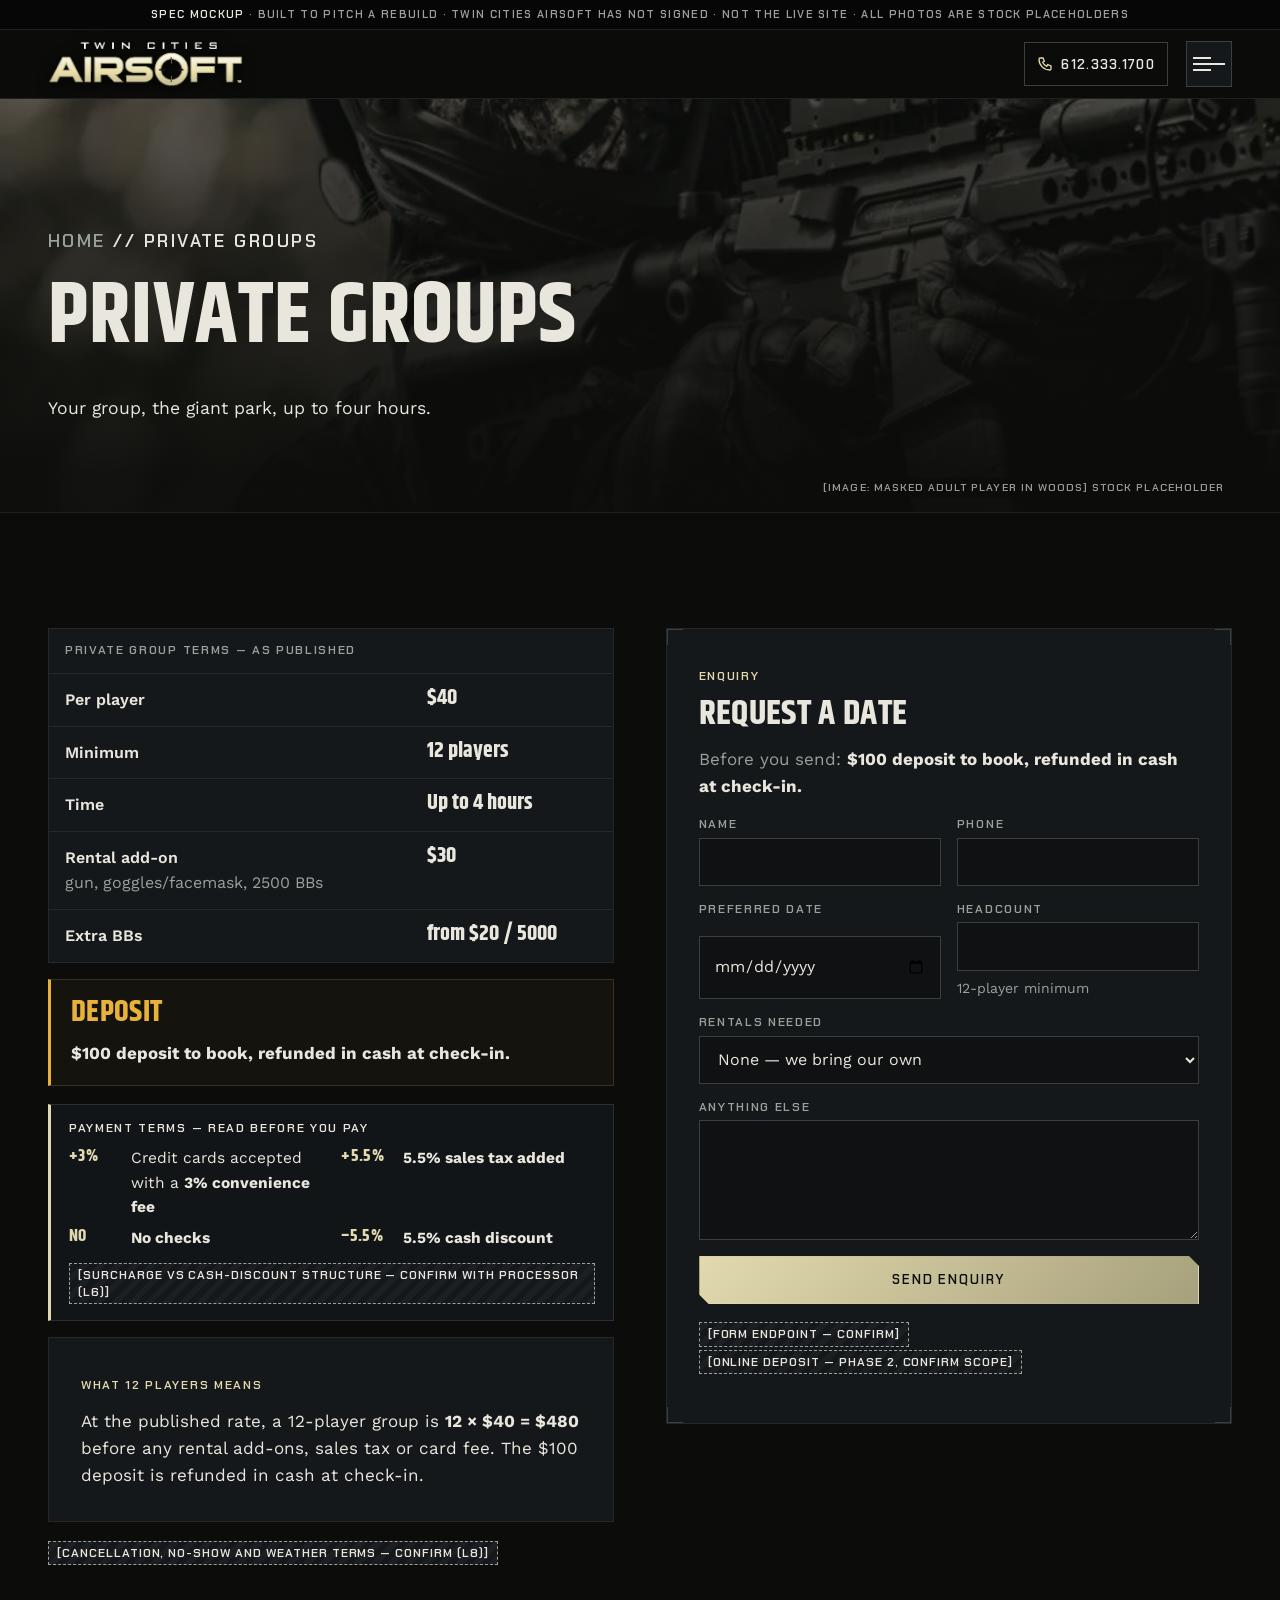
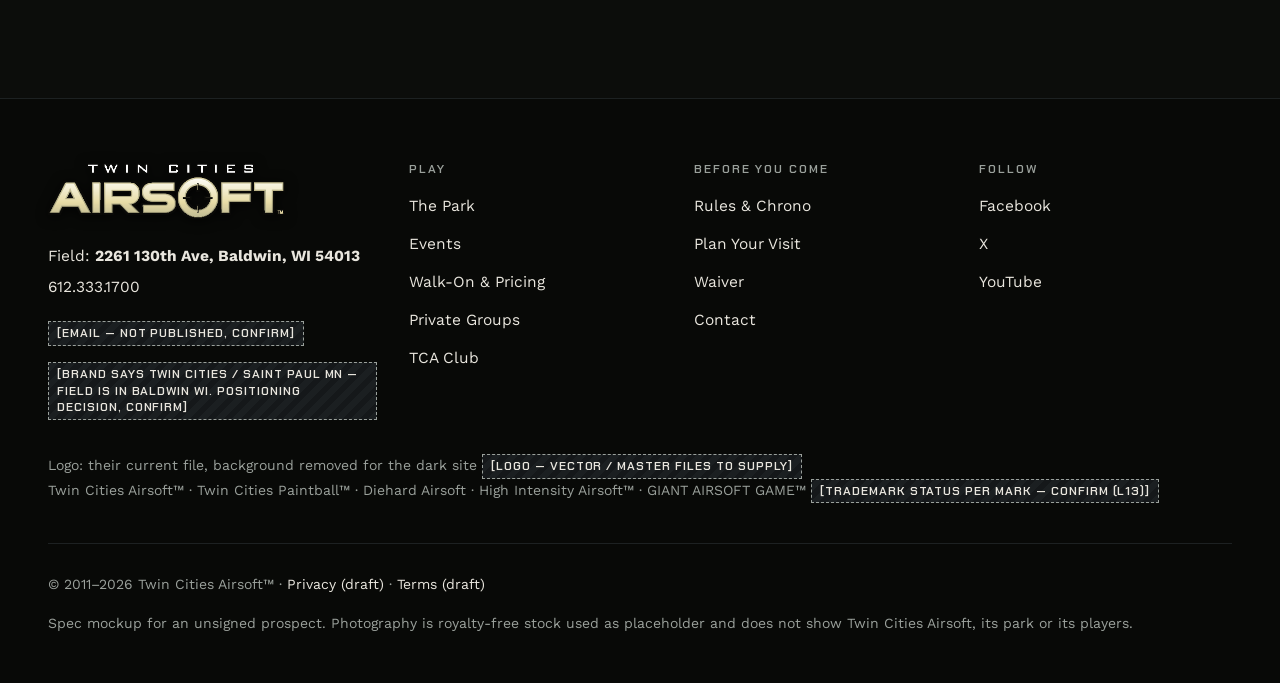
<file: private-groups.html>
<!doctype html>
<html lang="en">
<head>
<meta charset="utf-8">
<meta name="viewport" content="width=device-width, initial-scale=1">
<title>Private Groups — Twin Cities Airsoft</title>
<meta name="description" content="Book Twin Cities Airsoft for a private group: $40 per player, 12-player minimum, up to 4 hours. $100 deposit to book, refunded in cash at check-in.">
<meta name="robots" content="noindex, nofollow">
<meta name="theme-color" content="#0C0D0B">
<link rel="icon" href="assets/favicon.svg" type="image/svg+xml">
<link rel="preconnect" href="https://fonts.googleapis.com">
<link rel="preconnect" href="https://fonts.gstatic.com" crossorigin>
<link href="https://fonts.googleapis.com/css2?family=Chakra+Petch:wght@500;600;700&amp;family=Khand:wght@500;600;700&amp;family=Work+Sans:wght@400;500;600&amp;display=swap" rel="stylesheet">
<link rel="stylesheet" href="styles.css">

</head>
<body>
<a class="skip" href="#main">Skip to content</a>
<div class="mock-ribbon"><strong>Spec mockup</strong> · built to pitch a rebuild · Twin Cities Airsoft has not signed · not the live site · all photos are stock placeholders</div>
<header class="site-header">
  <div class="wrap">
    <a class="brand" href="index.html" aria-label="Twin Cities Airsoft — home"><img class="brand-logo" src="assets/logo/tca-logo.png" alt="Twin Cities Airsoft" width="444" height="105"></a>
    <nav class="nav" aria-label="Main"><ul><li><a href="index.html">Home</a></li><li><a href="the-park.html">The Park</a></li><li><a href="events.html">Events</a></li><li><a href="walk-on-pricing.html">Walk-On &amp; Pricing</a></li><li><a href="rules-chrono.html">Rules &amp; Chrono</a></li><li><a href="private-groups.html" aria-current="page">Private Groups</a></li><li><a href="tca-club.html">TCA Club</a></li><li><a href="plan-your-visit.html">Plan Your Visit</a></li><li><a href="contact.html">Contact</a></li></ul></nav>
    <a class="header-call" href="tel:+16123331700"><svg viewBox="0 0 24 24" fill="none" stroke="currentColor" stroke-width="2" aria-hidden="true"><path d="M5 3h4l2 5-2.5 1.5a11 11 0 0 0 6 6L16 13l5 2v4a2 2 0 0 1-2 2A16 16 0 0 1 3 5a2 2 0 0 1 2-2"/></svg><span>612.333.1700</span></a>
    <button class="menu-btn" type="button" aria-expanded="false" aria-controls="mobile-nav"><span></span><span class="sr">Menu</span></button>
  </div>
</header>
<nav class="mobile-nav" id="mobile-nav" aria-label="Mobile"><ol><li><a href="index.html">Home</a></li><li><a href="the-park.html">The Park</a></li><li><a href="events.html">Events</a></li><li><a href="walk-on-pricing.html">Walk-On &amp; Pricing</a></li><li><a href="rules-chrono.html">Rules &amp; Chrono</a></li><li><a href="private-groups.html" aria-current="page">Private Groups</a></li><li><a href="tca-club.html">TCA Club</a></li><li><a href="plan-your-visit.html">Plan Your Visit</a></li><li><a href="contact.html">Contact</a></li></ol>
  <div style="margin-top:28px" class="btn-row"><a class="btn btn--primary" href="tel:+16123331700">Call 612.333.1700</a><a class="btn btn--ghost" href="waiver.html">Sign the waiver</a></div>
</nav>
<main id="main">
<section class="page-hero grain scan">
  <img src="assets/img/PLACEHOLDER-player-tree.webp" alt="Masked adult player aiming from behind a tree" width="1100" height="825">
  <div class="wrap"><p class="crumbs hud"><a href="index.html">Home</a> // Private Groups</p>
    <h1>Private groups</h1>
    <p>Your group, the giant park, up to four hours.</p>
  </div>
  <span class="img-label">[IMAGE: masked adult player in woods] stock placeholder</span>
</section>
<section class="section"><div class="wrap split" style="align-items:start">
  <div class="rv">
    <div class="table-wrap"><table><caption>Private group terms — as published</caption><tbody>
      <tr><th scope="row">Per player</th><td class="num">$40</td></tr>
      <tr><th scope="row">Minimum</th><td class="num">12 players</td></tr>
      <tr><th scope="row">Time</th><td class="num">Up to 4 hours</td></tr>
      <tr><th scope="row">Rental add-on<br><span class="muted" style="font-weight:400">gun, goggles/facemask, 2500 BBs</span></th><td class="num">$30</td></tr>
      <tr><th scope="row">Extra BBs</th><td class="num">from $20 / 5000</td></tr>
    </tbody></table></div>
    <div class="rulebox" style="margin-top:16px"><h3>Deposit</h3><p><strong>$100 deposit to book, refunded in cash at check-in.</strong></p></div>
    <aside class="payterms" aria-label="Payment terms">
  <h4>Payment terms — read before you pay</h4>
  <ul>
    <li><b>+3%</b><span>Credit cards accepted with a <strong>3% convenience fee</strong></span></li>
    <li><b>+5.5%</b><span><strong>5.5% sales tax added</strong></span></li>
    <li><b>NO</b><span><strong>No checks</strong></span></li>
    <li><b>−5.5%</b><span><strong>5.5% cash discount</strong></span></li>
  </ul>
  <p class="muted" style="margin:12px 0 0;font-size:14px"><span class="confirm">[SURCHARGE vs CASH-DISCOUNT STRUCTURE — CONFIRM WITH PROCESSOR (L6)]</span></p>
</aside>
    <div class="panel" style="margin-top:16px"><span class="hud hud--ember">What 12 players means</span>
      <p style="margin:10px 0 0">At the published rate, a 12-player group is <strong>12 × $40 = $480</strong> before any rental add-ons, sales tax or card fee. The $100 deposit is refunded in cash at check-in.</p></div>
    <p style="margin-top:16px"><span class="confirm">[CANCELLATION, NO-SHOW AND WEATHER TERMS — CONFIRM (L8)]</span></p>
  </div>
  <div class="rv">
    <div class="panel brk">
      <span class="hud hud--ember">Enquiry</span><h2 style="font-size:2.2rem;margin-top:8px">Request a date</h2>
      <p class="muted">Before you send: <strong style="color:var(--bone)">$100 deposit to book, refunded in cash at check-in.</strong></p>
      <form class="form" data-mock action="#" method="post">
        <div class="form-row"><div class="field"><label for="g-name">Name</label><input id="g-name" name="name" autocomplete="name" required></div>
        <div class="field"><label for="g-phone">Phone</label><input id="g-phone" name="phone" type="tel" autocomplete="tel" required></div></div>
        <div class="form-row"><div class="field"><label for="g-date">Preferred date</label><input id="g-date" name="date" type="date" required></div>
        <div class="field"><label for="g-count">Headcount</label><input id="g-count" name="headcount" type="number" min="12" inputmode="numeric" required><span class="hint">12-player minimum</span></div></div>
        <div class="field"><label for="g-rent">Rentals needed</label><select id="g-rent" name="rentals"><option>None — we bring our own</option><option>Some players</option><option>Everyone</option></select></div>
        <div class="field"><label for="g-notes">Anything else</label><textarea id="g-notes" name="notes"></textarea></div>
        <button class="btn btn--primary" type="submit">Send enquiry</button>
        <p class="form-note" tabindex="-1">Mockup only — this form is not connected and nothing was sent. <span class="confirm">[FORM ENDPOINT — CONFIRM]</span></p>
        <p><span class="confirm">[FORM ENDPOINT — CONFIRM]</span> <span class="confirm">[ONLINE DEPOSIT — PHASE 2, CONFIRM SCOPE]</span></p>
      </form>
    </div>
  </div>
</div></section></main>
<footer class="site-footer">
  <div class="wrap">
    <div class="footer-grid">
      <div>
        <a class="brand" href="index.html"><img class="brand-logo" src="assets/logo/tca-logo.png" alt="Twin Cities Airsoft" width="444" height="105"></a>
        <p style="margin-top:18px">Field: <strong>2261 130th Ave, Baldwin, WI 54013</strong><br><a href="tel:+16123331700">612.333.1700</a></p>
        <p><span class="confirm">[EMAIL — NOT PUBLISHED, CONFIRM]</span></p>
        <p><span class="confirm">[BRAND SAYS TWIN CITIES / SAINT PAUL MN — FIELD IS IN BALDWIN WI. POSITIONING DECISION, CONFIRM]</span></p>
      </div>
      <div>
        <h2>Play</h2>
        <ul><li><a href="the-park.html">The Park</a></li><li><a href="events.html">Events</a></li><li><a href="walk-on-pricing.html">Walk-On &amp; Pricing</a></li><li><a href="private-groups.html">Private Groups</a></li><li><a href="tca-club.html">TCA Club</a></li></ul>
      </div>
      <div>
        <h2>Before you come</h2>
        <ul><li><a href="rules-chrono.html">Rules &amp; Chrono</a></li><li><a href="plan-your-visit.html">Plan Your Visit</a></li><li><a href="waiver.html">Waiver</a></li><li><a href="contact.html">Contact</a></li></ul>
      </div>
      <div>
        <h2>Follow</h2>
        <ul><li><a href="https://facebook.com/twincitiesairsoft" rel="noopener">Facebook</a></li><li><a href="https://x.com/twincityairsoft" rel="noopener">X</a></li><li><a href="https://youtube.com/twincitiesairsoft" rel="noopener">YouTube</a></li></ul>
      </div>
    </div>
    <p class="marks">Logo: their current file, background removed for the dark site <span class="confirm">[LOGO — VECTOR / MASTER FILES TO SUPPLY]</span><br>Twin Cities Airsoft™ · Twin Cities Paintball™ · Diehard Airsoft · High Intensity Airsoft™ · GIANT AIRSOFT GAME™ <span class="confirm">[TRADEMARK STATUS PER MARK — CONFIRM (L13)]</span></p>
    <div class="legal-line">
      <p style="margin:0">© 2011–<span data-year>2026</span> Twin Cities Airsoft™ · <a href="privacy.html">Privacy (draft)</a> · <a href="terms.html">Terms (draft)</a></p>
      <p style="margin:0">Spec mockup for an unsigned prospect. Photography is royalty-free stock used as placeholder and does not show Twin Cities Airsoft, its park or its players.</p>
    </div>
  </div>
</footer>
<nav class="actionbar" aria-label="Quick actions">
  <a href="tel:+16123331700"><svg viewBox="0 0 24 24" fill="none" stroke="currentColor" stroke-width="2" aria-hidden="true"><path d="M5 3h4l2 5-2.5 1.5a11 11 0 0 0 6 6L16 13l5 2v4a2 2 0 0 1-2 2A16 16 0 0 1 3 5a2 2 0 0 1 2-2"/></svg><b>Call</b></a>
  <a href="waiver.html"><svg viewBox="0 0 24 24" fill="none" stroke="currentColor" stroke-width="2" aria-hidden="true"><path d="M14 3H6v18h12V7z"/><path d="M14 3v4h4M9 13h6M9 17h6"/></svg>Waiver</a>
  <a href="rules-chrono.html"><svg viewBox="0 0 24 24" fill="none" stroke="currentColor" stroke-width="2" aria-hidden="true"><path d="M12 3l8 4v5c0 4.5-3.4 8.3-8 9-4.6-.7-8-4.5-8-9V7z"/></svg>Rules</a>
</nav>
<script src="script.js"></script>
</body>
</html>
</file>
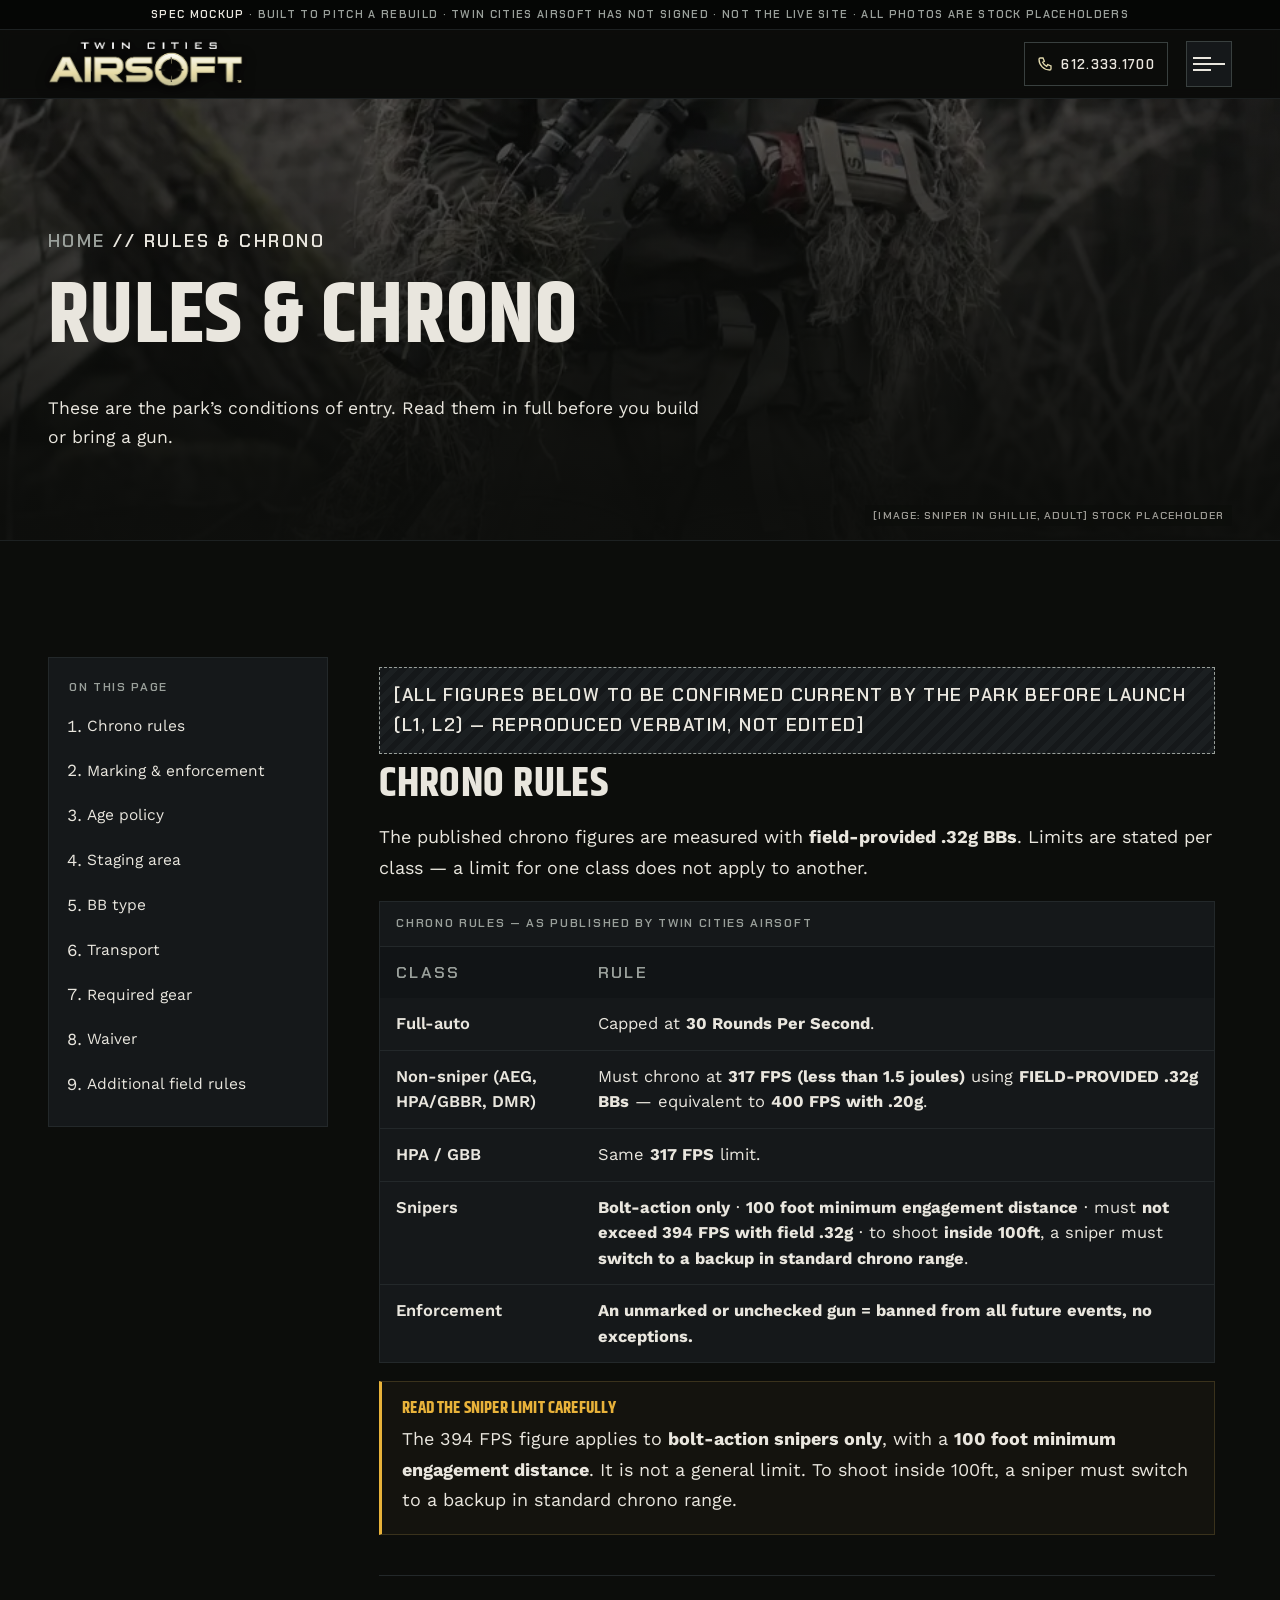
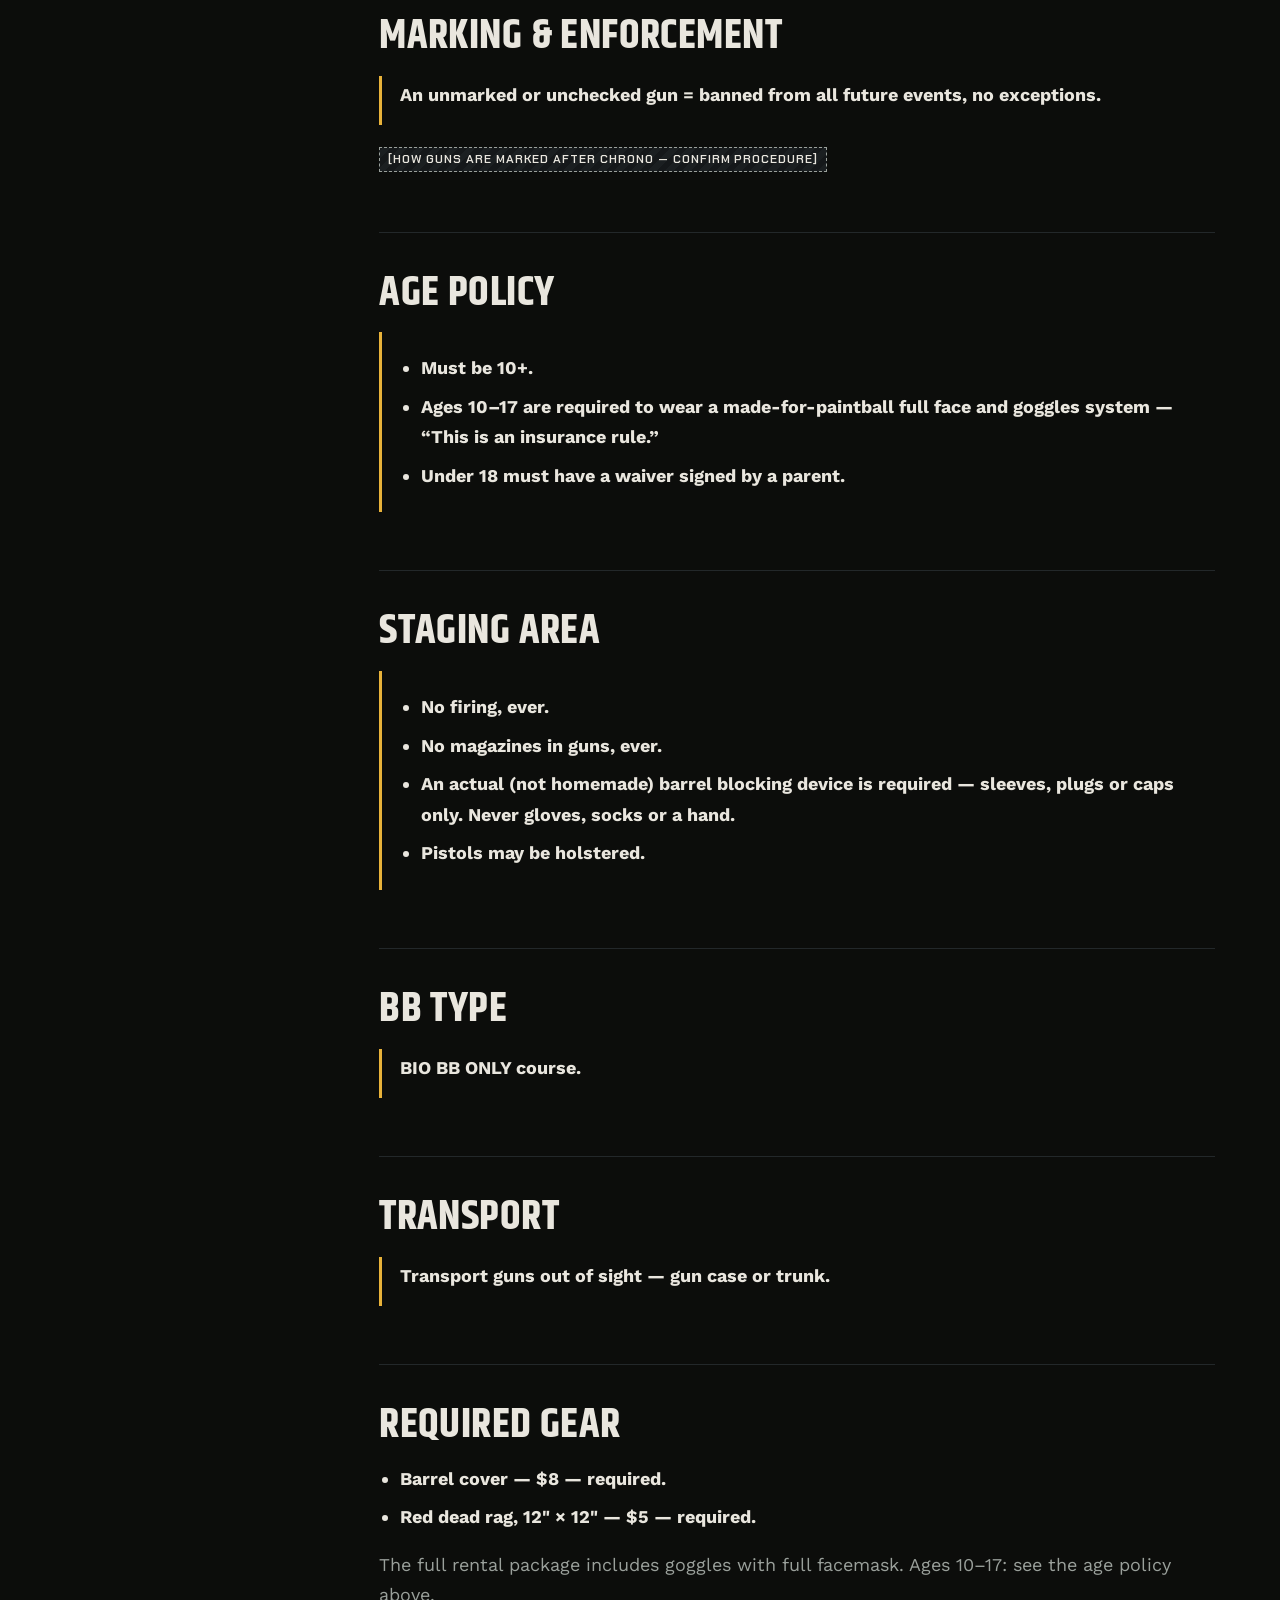
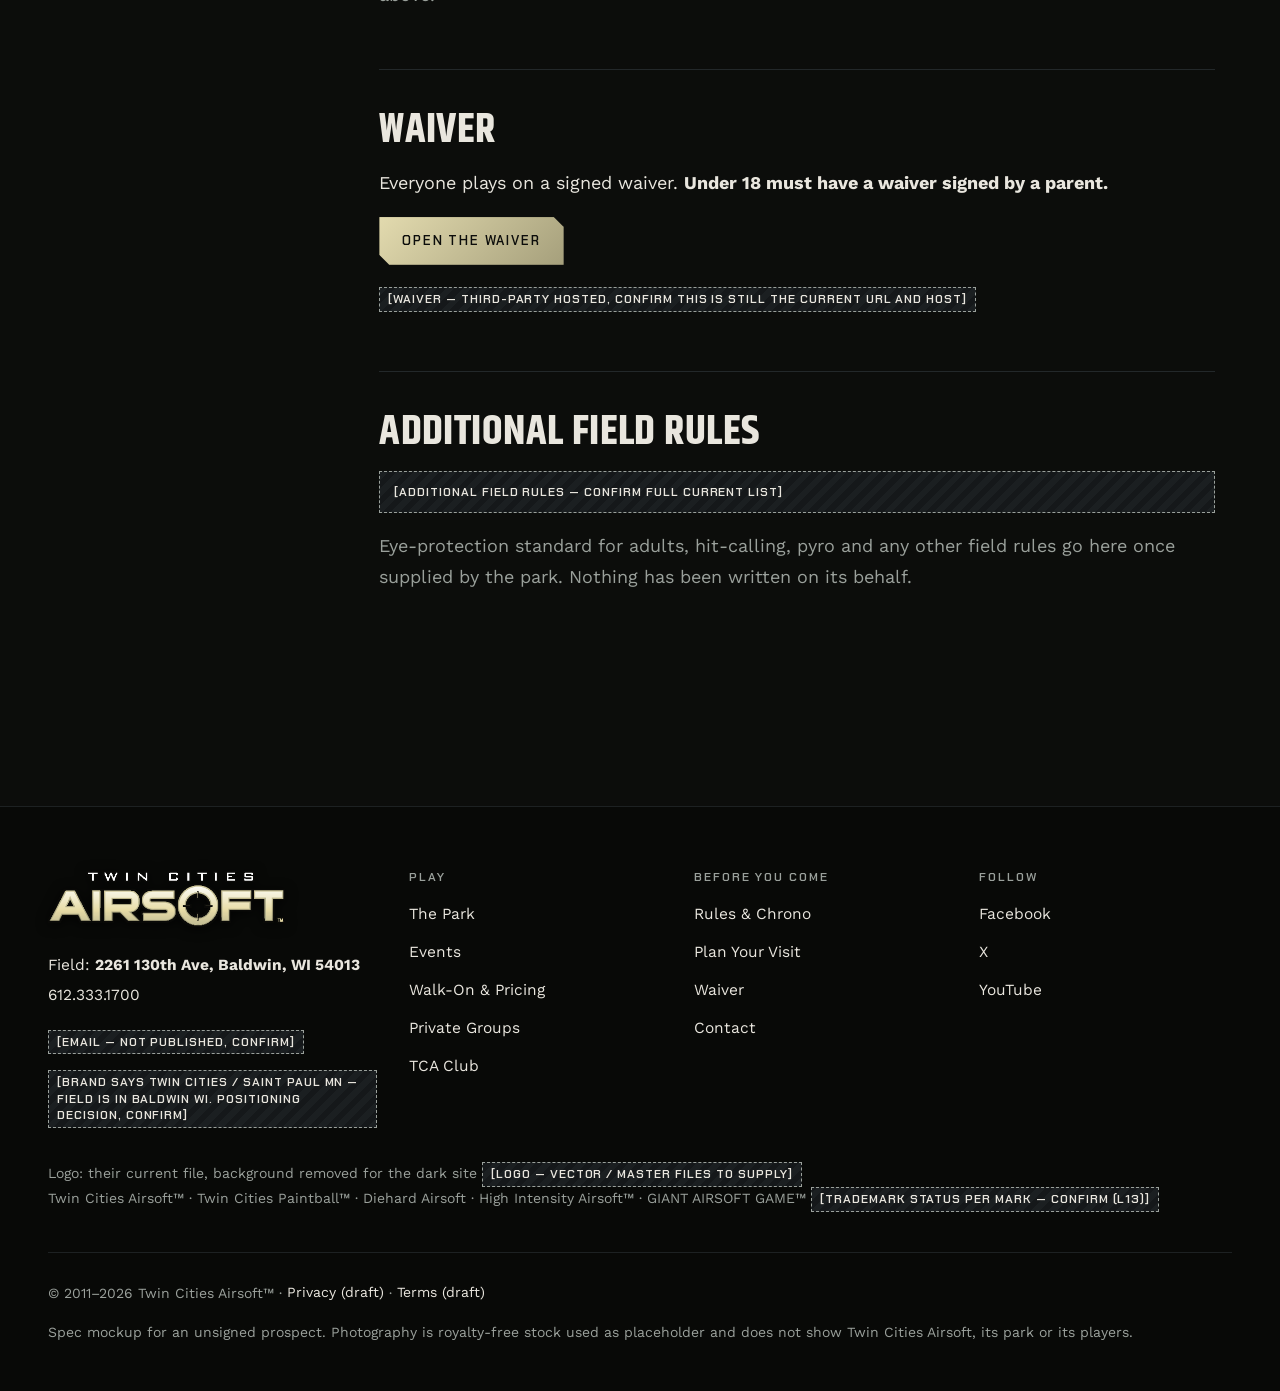
<file: rules-chrono.html>
<!doctype html>
<html lang="en">
<head>
<meta charset="utf-8">
<meta name="viewport" content="width=device-width, initial-scale=1">
<title>Rules & Chrono — Twin Cities Airsoft</title>
<meta name="description" content="Twin Cities Airsoft field rules: 30 RPS full-auto cap, 317 FPS on field-provided .32g BBs, sniper rules, staging, age policy, BIO BB only, transport.">
<meta name="robots" content="noindex, nofollow">
<meta name="theme-color" content="#0C0D0B">
<link rel="icon" href="assets/favicon.svg" type="image/svg+xml">
<link rel="preconnect" href="https://fonts.googleapis.com">
<link rel="preconnect" href="https://fonts.gstatic.com" crossorigin>
<link href="https://fonts.googleapis.com/css2?family=Chakra+Petch:wght@500;600;700&amp;family=Khand:wght@500;600;700&amp;family=Work+Sans:wght@400;500;600&amp;display=swap" rel="stylesheet">
<link rel="stylesheet" href="styles.css">

</head>
<body>
<a class="skip" href="#main">Skip to content</a>
<div class="mock-ribbon"><strong>Spec mockup</strong> · built to pitch a rebuild · Twin Cities Airsoft has not signed · not the live site · all photos are stock placeholders</div>
<header class="site-header">
  <div class="wrap">
    <a class="brand" href="index.html" aria-label="Twin Cities Airsoft — home"><img class="brand-logo" src="assets/logo/tca-logo.png" alt="Twin Cities Airsoft" width="444" height="105"></a>
    <nav class="nav" aria-label="Main"><ul><li><a href="index.html">Home</a></li><li><a href="the-park.html">The Park</a></li><li><a href="events.html">Events</a></li><li><a href="walk-on-pricing.html">Walk-On &amp; Pricing</a></li><li><a href="rules-chrono.html" aria-current="page">Rules &amp; Chrono</a></li><li><a href="private-groups.html">Private Groups</a></li><li><a href="tca-club.html">TCA Club</a></li><li><a href="plan-your-visit.html">Plan Your Visit</a></li><li><a href="contact.html">Contact</a></li></ul></nav>
    <a class="header-call" href="tel:+16123331700"><svg viewBox="0 0 24 24" fill="none" stroke="currentColor" stroke-width="2" aria-hidden="true"><path d="M5 3h4l2 5-2.5 1.5a11 11 0 0 0 6 6L16 13l5 2v4a2 2 0 0 1-2 2A16 16 0 0 1 3 5a2 2 0 0 1 2-2"/></svg><span>612.333.1700</span></a>
    <button class="menu-btn" type="button" aria-expanded="false" aria-controls="mobile-nav"><span></span><span class="sr">Menu</span></button>
  </div>
</header>
<nav class="mobile-nav" id="mobile-nav" aria-label="Mobile"><ol><li><a href="index.html">Home</a></li><li><a href="the-park.html">The Park</a></li><li><a href="events.html">Events</a></li><li><a href="walk-on-pricing.html">Walk-On &amp; Pricing</a></li><li><a href="rules-chrono.html" aria-current="page">Rules &amp; Chrono</a></li><li><a href="private-groups.html">Private Groups</a></li><li><a href="tca-club.html">TCA Club</a></li><li><a href="plan-your-visit.html">Plan Your Visit</a></li><li><a href="contact.html">Contact</a></li></ol>
  <div style="margin-top:28px" class="btn-row"><a class="btn btn--primary" href="tel:+16123331700">Call 612.333.1700</a><a class="btn btn--ghost" href="waiver.html">Sign the waiver</a></div>
</nav>
<main id="main">
<section class="page-hero grain scan">
  <img src="assets/img/PLACEHOLDER-player-sniper.webp" alt="Adult player in a full ghillie suit standing in woodland" width="1100" height="825">
  <div class="wrap"><p class="crumbs hud"><a href="index.html">Home</a> // Rules &amp; Chrono</p>
    <h1>Rules &amp; chrono</h1>
    <p>These are the park’s conditions of entry. Read them in full before you build or bring a gun.</p>
  </div>
  <span class="img-label">[IMAGE: sniper in ghillie, adult] stock placeholder</span>
</section>
<section class="section"><div class="wrap reading">
  <nav class="toc" aria-label="On this page"><p class="hud" style="margin-bottom:8px">On this page</p><ol><li><a href="#chrono">Chrono rules</a></li><li><a href="#enforcement">Marking &amp; enforcement</a></li><li><a href="#age">Age policy</a></li><li><a href="#staging">Staging area</a></li><li><a href="#bb">BB type</a></li><li><a href="#transport">Transport</a></li><li><a href="#gear">Required gear</a></li><li><a href="#waiver">Waiver</a></li><li><a href="#more">Additional field rules</a></li></ol></nav>
  <div class="doc">
    <p class="confirm confirm--block">[ALL FIGURES BELOW TO BE CONFIRMED CURRENT BY THE PARK BEFORE LAUNCH (L1, L2) — REPRODUCED VERBATIM, NOT EDITED]</p>

    <section id="chrono" aria-labelledby="h-chrono">
      <h2 id="h-chrono">Chrono rules</h2>
      <p>The published chrono figures are measured with <strong>field-provided .32g BBs</strong>. Limits are stated per class — a limit for one class does not apply to another.</p>
      <div class="table-wrap"><table><caption>Chrono rules — as published by Twin Cities Airsoft</caption><thead><tr><th scope="col">Class</th><th scope="col">Rule</th></tr></thead><tbody><tr><th scope="row">Full-auto</th><td>Capped at <strong>30 Rounds Per Second</strong>.</td></tr><tr><th scope="row">Non-sniper (AEG, HPA/GBBR, DMR)</th><td>Must chrono at <strong>317 FPS (less than 1.5 joules)</strong> using <strong>FIELD-PROVIDED .32g BBs</strong> — equivalent to <strong>400 FPS with .20g</strong>.</td></tr><tr><th scope="row">HPA / GBB</th><td>Same <strong>317 FPS</strong> limit.</td></tr><tr><th scope="row">Snipers</th><td><strong>Bolt-action only</strong> · <strong>100 foot minimum engagement distance</strong> · must <strong>not exceed 394 FPS with field .32g</strong> · to shoot <strong>inside 100ft</strong>, a sniper must <strong>switch to a backup in standard chrono range</strong>.</td></tr><tr><th scope="row">Enforcement</th><td><strong>An unmarked or unchecked gun = banned from all future events, no exceptions.</strong></td></tr></tbody></table></div>
      <div class="rulebox"><h4>Read the sniper limit carefully</h4><p>The 394 FPS figure applies to <strong>bolt-action snipers only</strong>, with a <strong>100 foot minimum engagement distance</strong>. It is not a general limit. To shoot inside 100ft, a sniper must switch to a backup in standard chrono range.</p></div>
    </section>

    <section id="enforcement" aria-labelledby="h-enf">
      <h2 id="h-enf">Marking &amp; enforcement</h2>
      <div class="verbatim"><p><strong>An unmarked or unchecked gun = banned from all future events, no exceptions.</strong></p></div>
      <p><span class="confirm">[HOW GUNS ARE MARKED AFTER CHRONO — CONFIRM PROCEDURE]</span></p>
    </section>

    <section id="age" aria-labelledby="h-age">
      <h2 id="h-age">Age policy</h2>
      <div class="verbatim"><ul><li><strong>Must be 10+.</strong></li><li><strong>Ages 10–17 are required to wear a made-for-paintball full face and goggles system — “This is an insurance rule.”</strong></li><li><strong>Under 18 must have a waiver signed by a parent.</strong></li></ul></div>
    </section>

    <section id="staging" aria-labelledby="h-stage">
      <h2 id="h-stage">Staging area</h2>
      <div class="verbatim"><ul><li><strong>No firing, ever.</strong></li><li><strong>No magazines in guns, ever.</strong></li><li><strong>An actual (not homemade) barrel blocking device is required — sleeves, plugs or caps only. Never gloves, socks or a hand.</strong></li><li><strong>Pistols may be holstered.</strong></li></ul></div>
    </section>

    <section id="bb" aria-labelledby="h-bb">
      <h2 id="h-bb">BB type</h2>
      <div class="verbatim"><p><strong>BIO BB ONLY course.</strong></p></div>
    </section>

    <section id="transport" aria-labelledby="h-tr">
      <h2 id="h-tr">Transport</h2>
      <div class="verbatim"><p><strong>Transport guns out of sight — gun case or trunk.</strong></p></div>
    </section>

    <section id="gear" aria-labelledby="h-gear">
      <h2 id="h-gear">Required gear</h2>
      <ul><li><strong>Barrel cover — $8 — required.</strong></li><li><strong>Red dead rag, 12" × 12" — $5 — required.</strong></li></ul>
      <p class="muted">The full rental package includes goggles with full facemask. Ages 10–17: see the age policy above.</p>
    </section>

    <section id="waiver" aria-labelledby="h-w">
      <h2 id="h-w">Waiver</h2>
      <p>Everyone plays on a signed waiver. <strong>Under 18 must have a waiver signed by a parent.</strong></p>
      <p><a class="btn btn--primary" href="https://vantora.com/Paintball/stpp/waiver/" rel="noopener">Open the waiver</a></p>
      <p><span class="confirm">[WAIVER — THIRD-PARTY HOSTED, CONFIRM THIS IS STILL THE CURRENT URL AND HOST]</span></p>
    </section>

    <section id="more" aria-labelledby="h-more" style="border:0">
      <h2 id="h-more">Additional field rules</h2>
      <p><span class="confirm confirm--block">[ADDITIONAL FIELD RULES — CONFIRM FULL CURRENT LIST]</span></p>
      <p class="muted">Eye-protection standard for adults, hit-calling, pyro and any other field rules go here once supplied by the park. Nothing has been written on its behalf.</p>
    </section>
  </div>
</div></section></main>
<footer class="site-footer">
  <div class="wrap">
    <div class="footer-grid">
      <div>
        <a class="brand" href="index.html"><img class="brand-logo" src="assets/logo/tca-logo.png" alt="Twin Cities Airsoft" width="444" height="105"></a>
        <p style="margin-top:18px">Field: <strong>2261 130th Ave, Baldwin, WI 54013</strong><br><a href="tel:+16123331700">612.333.1700</a></p>
        <p><span class="confirm">[EMAIL — NOT PUBLISHED, CONFIRM]</span></p>
        <p><span class="confirm">[BRAND SAYS TWIN CITIES / SAINT PAUL MN — FIELD IS IN BALDWIN WI. POSITIONING DECISION, CONFIRM]</span></p>
      </div>
      <div>
        <h2>Play</h2>
        <ul><li><a href="the-park.html">The Park</a></li><li><a href="events.html">Events</a></li><li><a href="walk-on-pricing.html">Walk-On &amp; Pricing</a></li><li><a href="private-groups.html">Private Groups</a></li><li><a href="tca-club.html">TCA Club</a></li></ul>
      </div>
      <div>
        <h2>Before you come</h2>
        <ul><li><a href="rules-chrono.html">Rules &amp; Chrono</a></li><li><a href="plan-your-visit.html">Plan Your Visit</a></li><li><a href="waiver.html">Waiver</a></li><li><a href="contact.html">Contact</a></li></ul>
      </div>
      <div>
        <h2>Follow</h2>
        <ul><li><a href="https://facebook.com/twincitiesairsoft" rel="noopener">Facebook</a></li><li><a href="https://x.com/twincityairsoft" rel="noopener">X</a></li><li><a href="https://youtube.com/twincitiesairsoft" rel="noopener">YouTube</a></li></ul>
      </div>
    </div>
    <p class="marks">Logo: their current file, background removed for the dark site <span class="confirm">[LOGO — VECTOR / MASTER FILES TO SUPPLY]</span><br>Twin Cities Airsoft™ · Twin Cities Paintball™ · Diehard Airsoft · High Intensity Airsoft™ · GIANT AIRSOFT GAME™ <span class="confirm">[TRADEMARK STATUS PER MARK — CONFIRM (L13)]</span></p>
    <div class="legal-line">
      <p style="margin:0">© 2011–<span data-year>2026</span> Twin Cities Airsoft™ · <a href="privacy.html">Privacy (draft)</a> · <a href="terms.html">Terms (draft)</a></p>
      <p style="margin:0">Spec mockup for an unsigned prospect. Photography is royalty-free stock used as placeholder and does not show Twin Cities Airsoft, its park or its players.</p>
    </div>
  </div>
</footer>
<nav class="actionbar" aria-label="Quick actions">
  <a href="tel:+16123331700"><svg viewBox="0 0 24 24" fill="none" stroke="currentColor" stroke-width="2" aria-hidden="true"><path d="M5 3h4l2 5-2.5 1.5a11 11 0 0 0 6 6L16 13l5 2v4a2 2 0 0 1-2 2A16 16 0 0 1 3 5a2 2 0 0 1 2-2"/></svg><b>Call</b></a>
  <a href="waiver.html"><svg viewBox="0 0 24 24" fill="none" stroke="currentColor" stroke-width="2" aria-hidden="true"><path d="M14 3H6v18h12V7z"/><path d="M14 3v4h4M9 13h6M9 17h6"/></svg>Waiver</a>
  <a href="rules-chrono.html"><svg viewBox="0 0 24 24" fill="none" stroke="currentColor" stroke-width="2" aria-hidden="true"><path d="M12 3l8 4v5c0 4.5-3.4 8.3-8 9-4.6-.7-8-4.5-8-9V7z"/></svg>Rules</a>
</nav>
<script src="script.js"></script>
</body>
</html>
</file>
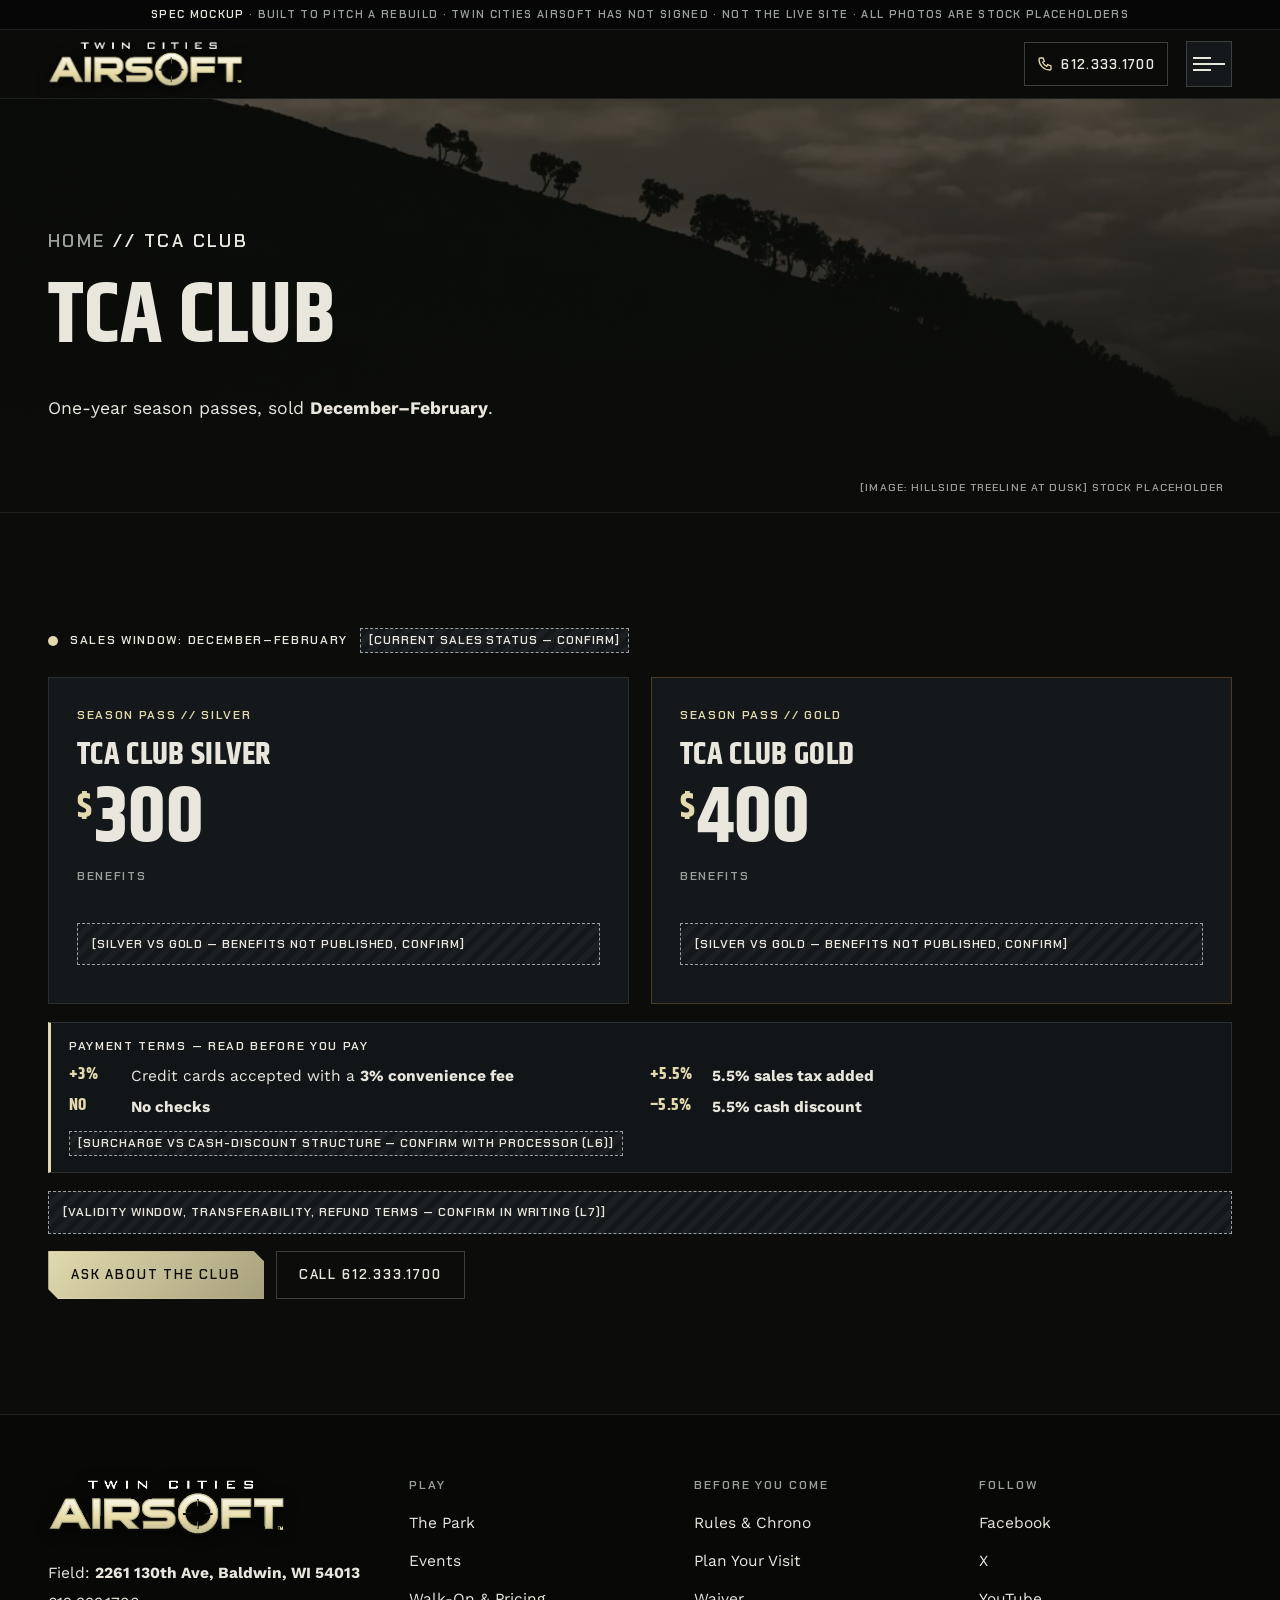
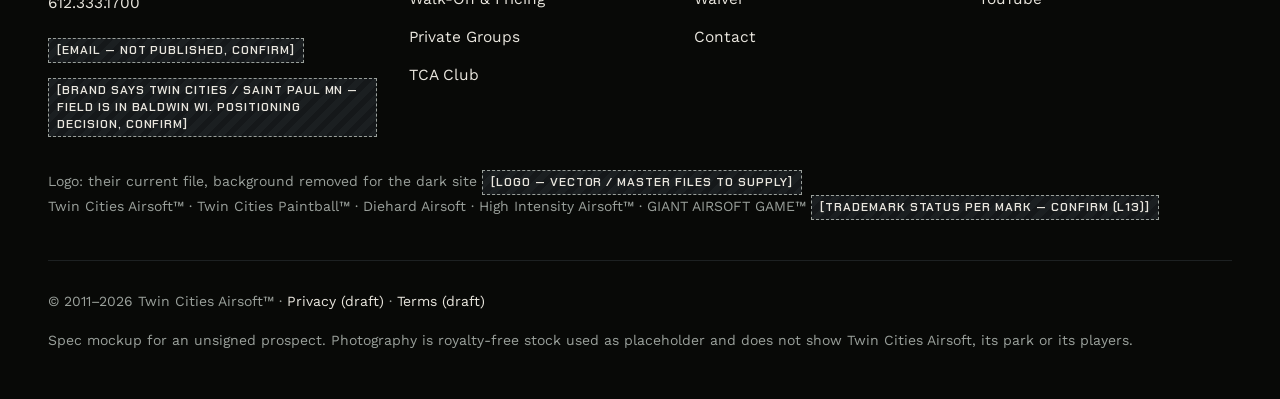
<file: tca-club.html>
<!doctype html>
<html lang="en">
<head>
<meta charset="utf-8">
<meta name="viewport" content="width=device-width, initial-scale=1">
<title>TCA Club — Twin Cities Airsoft season passes</title>
<meta name="description" content="TCA Club one-year season passes: Silver $300, Gold $400. Sold December to February.">
<meta name="robots" content="noindex, nofollow">
<meta name="theme-color" content="#0C0D0B">
<link rel="icon" href="assets/favicon.svg" type="image/svg+xml">
<link rel="preconnect" href="https://fonts.googleapis.com">
<link rel="preconnect" href="https://fonts.gstatic.com" crossorigin>
<link href="https://fonts.googleapis.com/css2?family=Chakra+Petch:wght@500;600;700&amp;family=Khand:wght@500;600;700&amp;family=Work+Sans:wght@400;500;600&amp;display=swap" rel="stylesheet">
<link rel="stylesheet" href="styles.css">

</head>
<body>
<a class="skip" href="#main">Skip to content</a>
<div class="mock-ribbon"><strong>Spec mockup</strong> · built to pitch a rebuild · Twin Cities Airsoft has not signed · not the live site · all photos are stock placeholders</div>
<header class="site-header">
  <div class="wrap">
    <a class="brand" href="index.html" aria-label="Twin Cities Airsoft — home"><img class="brand-logo" src="assets/logo/tca-logo.png" alt="Twin Cities Airsoft" width="444" height="105"></a>
    <nav class="nav" aria-label="Main"><ul><li><a href="index.html">Home</a></li><li><a href="the-park.html">The Park</a></li><li><a href="events.html">Events</a></li><li><a href="walk-on-pricing.html">Walk-On &amp; Pricing</a></li><li><a href="rules-chrono.html">Rules &amp; Chrono</a></li><li><a href="private-groups.html">Private Groups</a></li><li><a href="tca-club.html" aria-current="page">TCA Club</a></li><li><a href="plan-your-visit.html">Plan Your Visit</a></li><li><a href="contact.html">Contact</a></li></ul></nav>
    <a class="header-call" href="tel:+16123331700"><svg viewBox="0 0 24 24" fill="none" stroke="currentColor" stroke-width="2" aria-hidden="true"><path d="M5 3h4l2 5-2.5 1.5a11 11 0 0 0 6 6L16 13l5 2v4a2 2 0 0 1-2 2A16 16 0 0 1 3 5a2 2 0 0 1 2-2"/></svg><span>612.333.1700</span></a>
    <button class="menu-btn" type="button" aria-expanded="false" aria-controls="mobile-nav"><span></span><span class="sr">Menu</span></button>
  </div>
</header>
<nav class="mobile-nav" id="mobile-nav" aria-label="Mobile"><ol><li><a href="index.html">Home</a></li><li><a href="the-park.html">The Park</a></li><li><a href="events.html">Events</a></li><li><a href="walk-on-pricing.html">Walk-On &amp; Pricing</a></li><li><a href="rules-chrono.html">Rules &amp; Chrono</a></li><li><a href="private-groups.html">Private Groups</a></li><li><a href="tca-club.html" aria-current="page">TCA Club</a></li><li><a href="plan-your-visit.html">Plan Your Visit</a></li><li><a href="contact.html">Contact</a></li></ol>
  <div style="margin-top:28px" class="btn-row"><a class="btn btn--primary" href="tel:+16123331700">Call 612.333.1700</a><a class="btn btn--ghost" href="waiver.html">Sign the waiver</a></div>
</nav>
<main id="main">
<section class="page-hero grain scan">
  <img src="assets/img/PLACEHOLDER-park-hill-treeline.webp" alt="Dark hillside treeline against a dusk sky" width="1100" height="825">
  <div class="wrap"><p class="crumbs hud"><a href="index.html">Home</a> // TCA Club</p>
    <h1>TCA Club</h1>
    <p>One-year season passes, sold <strong>December–February</strong>.</p>
  </div>
  <span class="img-label">[IMAGE: hillside treeline at dusk] stock placeholder</span>
</section>
<section class="section"><div class="wrap">
  <div class="status-head rv" style="margin-bottom:24px"><span class="dot" aria-hidden="true"></span><span class="hud" style="color:var(--bone)">Sales window: December–February</span><span class="confirm">[CURRENT SALES STATUS — CONFIRM]</span></div>
  <div class="grid grid--2 rv-stagger">
    <article class="tier brk"><span class="hud hud--ember">Season pass // Silver</span><h3>TCA Club Silver</h3><div class="price"><sup>$</sup>300</div><p class="hud">Benefits</p><span class="confirm confirm--block">[SILVER vs GOLD — BENEFITS NOT PUBLISHED, CONFIRM]</span></article>
    <article class="tier tier--gold brk brk--ember"><span class="hud hud--ember">Season pass // Gold</span><h3>TCA Club Gold</h3><div class="price"><sup>$</sup>400</div><p class="hud">Benefits</p><span class="confirm confirm--block">[SILVER vs GOLD — BENEFITS NOT PUBLISHED, CONFIRM]</span></article>
  </div>
  <aside class="payterms" aria-label="Payment terms">
  <h4>Payment terms — read before you pay</h4>
  <ul>
    <li><b>+3%</b><span>Credit cards accepted with a <strong>3% convenience fee</strong></span></li>
    <li><b>+5.5%</b><span><strong>5.5% sales tax added</strong></span></li>
    <li><b>NO</b><span><strong>No checks</strong></span></li>
    <li><b>−5.5%</b><span><strong>5.5% cash discount</strong></span></li>
  </ul>
  <p class="muted" style="margin:12px 0 0;font-size:14px"><span class="confirm">[SURCHARGE vs CASH-DISCOUNT STRUCTURE — CONFIRM WITH PROCESSOR (L6)]</span></p>
</aside>
  <p style="margin-top:18px"><span class="confirm confirm--block">[VALIDITY WINDOW, TRANSFERABILITY, REFUND TERMS — CONFIRM IN WRITING (L7)]</span></p>
  <div class="btn-row" style="margin-top:12px"><a class="btn btn--primary" href="contact.html">Ask about the Club</a><a class="btn btn--ghost" href="tel:+16123331700">Call 612.333.1700</a></div>
</div></section></main>
<footer class="site-footer">
  <div class="wrap">
    <div class="footer-grid">
      <div>
        <a class="brand" href="index.html"><img class="brand-logo" src="assets/logo/tca-logo.png" alt="Twin Cities Airsoft" width="444" height="105"></a>
        <p style="margin-top:18px">Field: <strong>2261 130th Ave, Baldwin, WI 54013</strong><br><a href="tel:+16123331700">612.333.1700</a></p>
        <p><span class="confirm">[EMAIL — NOT PUBLISHED, CONFIRM]</span></p>
        <p><span class="confirm">[BRAND SAYS TWIN CITIES / SAINT PAUL MN — FIELD IS IN BALDWIN WI. POSITIONING DECISION, CONFIRM]</span></p>
      </div>
      <div>
        <h2>Play</h2>
        <ul><li><a href="the-park.html">The Park</a></li><li><a href="events.html">Events</a></li><li><a href="walk-on-pricing.html">Walk-On &amp; Pricing</a></li><li><a href="private-groups.html">Private Groups</a></li><li><a href="tca-club.html">TCA Club</a></li></ul>
      </div>
      <div>
        <h2>Before you come</h2>
        <ul><li><a href="rules-chrono.html">Rules &amp; Chrono</a></li><li><a href="plan-your-visit.html">Plan Your Visit</a></li><li><a href="waiver.html">Waiver</a></li><li><a href="contact.html">Contact</a></li></ul>
      </div>
      <div>
        <h2>Follow</h2>
        <ul><li><a href="https://facebook.com/twincitiesairsoft" rel="noopener">Facebook</a></li><li><a href="https://x.com/twincityairsoft" rel="noopener">X</a></li><li><a href="https://youtube.com/twincitiesairsoft" rel="noopener">YouTube</a></li></ul>
      </div>
    </div>
    <p class="marks">Logo: their current file, background removed for the dark site <span class="confirm">[LOGO — VECTOR / MASTER FILES TO SUPPLY]</span><br>Twin Cities Airsoft™ · Twin Cities Paintball™ · Diehard Airsoft · High Intensity Airsoft™ · GIANT AIRSOFT GAME™ <span class="confirm">[TRADEMARK STATUS PER MARK — CONFIRM (L13)]</span></p>
    <div class="legal-line">
      <p style="margin:0">© 2011–<span data-year>2026</span> Twin Cities Airsoft™ · <a href="privacy.html">Privacy (draft)</a> · <a href="terms.html">Terms (draft)</a></p>
      <p style="margin:0">Spec mockup for an unsigned prospect. Photography is royalty-free stock used as placeholder and does not show Twin Cities Airsoft, its park or its players.</p>
    </div>
  </div>
</footer>
<nav class="actionbar" aria-label="Quick actions">
  <a href="tel:+16123331700"><svg viewBox="0 0 24 24" fill="none" stroke="currentColor" stroke-width="2" aria-hidden="true"><path d="M5 3h4l2 5-2.5 1.5a11 11 0 0 0 6 6L16 13l5 2v4a2 2 0 0 1-2 2A16 16 0 0 1 3 5a2 2 0 0 1 2-2"/></svg><b>Call</b></a>
  <a href="waiver.html"><svg viewBox="0 0 24 24" fill="none" stroke="currentColor" stroke-width="2" aria-hidden="true"><path d="M14 3H6v18h12V7z"/><path d="M14 3v4h4M9 13h6M9 17h6"/></svg>Waiver</a>
  <a href="rules-chrono.html"><svg viewBox="0 0 24 24" fill="none" stroke="currentColor" stroke-width="2" aria-hidden="true"><path d="M12 3l8 4v5c0 4.5-3.4 8.3-8 9-4.6-.7-8-4.5-8-9V7z"/></svg>Rules</a>
</nav>
<script src="script.js"></script>
</body>
</html>
</file>
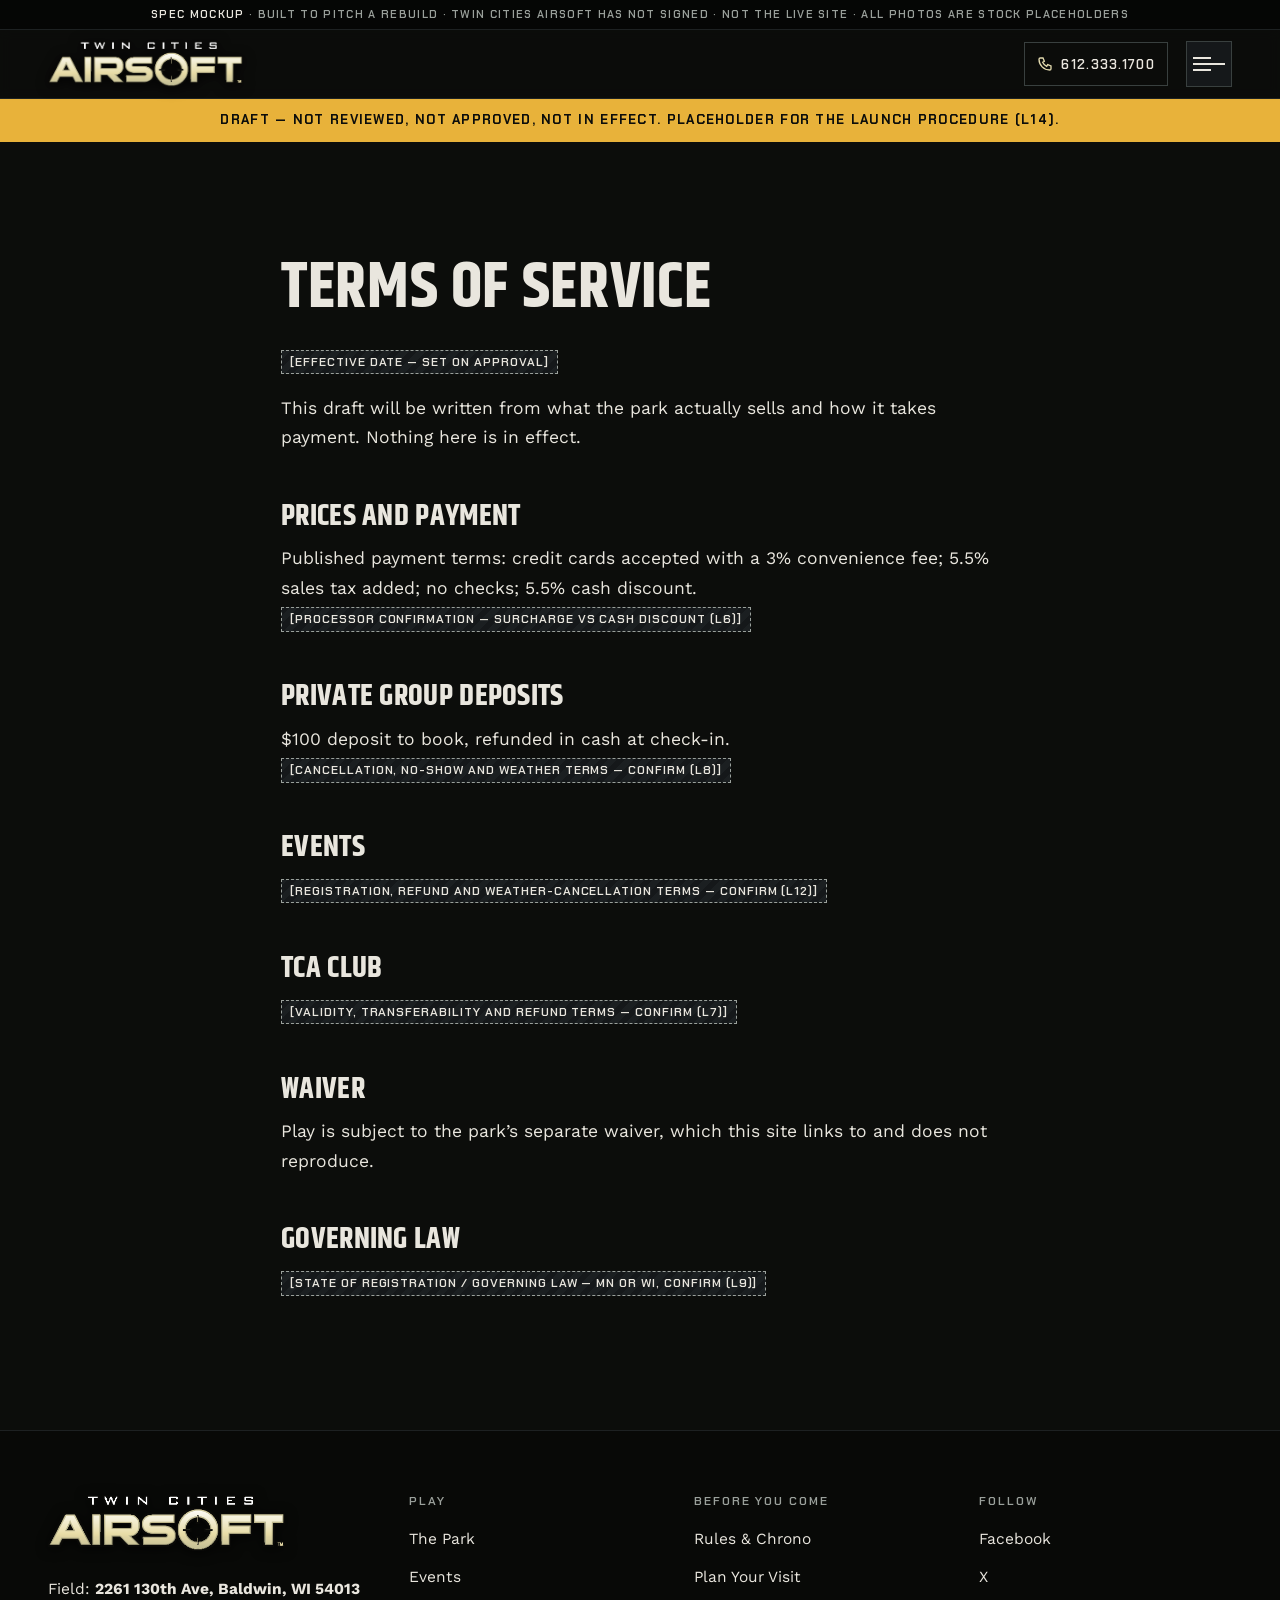
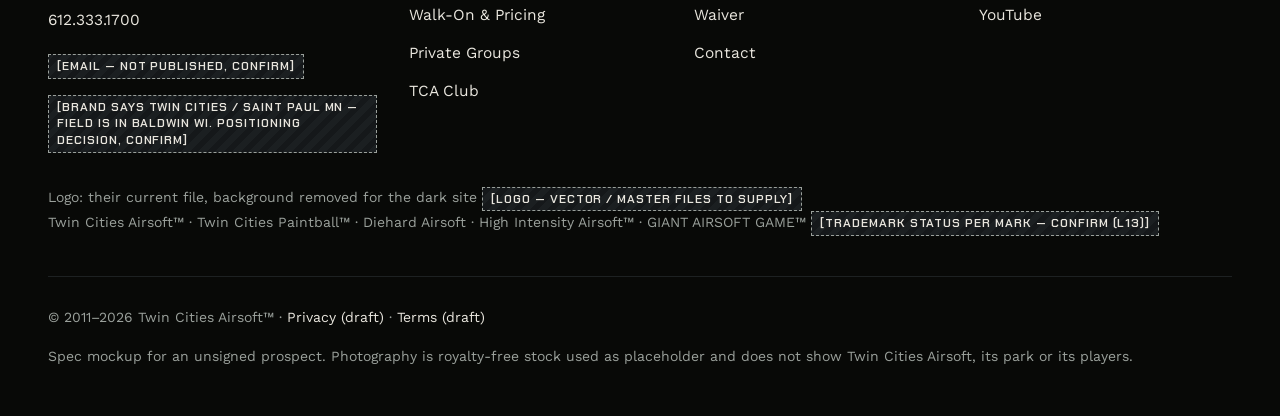
<file: terms.html>
<!doctype html>
<html lang="en">
<head>
<meta charset="utf-8">
<meta name="viewport" content="width=device-width, initial-scale=1">
<title>Terms of Service (draft) — Twin Cities Airsoft</title>
<meta name="description" content="Draft terms of service for the Twin Cities Airsoft website. Not in effect.">
<meta name="robots" content="noindex, nofollow">
<meta name="theme-color" content="#0C0D0B">
<link rel="icon" href="assets/favicon.svg" type="image/svg+xml">
<link rel="preconnect" href="https://fonts.googleapis.com">
<link rel="preconnect" href="https://fonts.gstatic.com" crossorigin>
<link href="https://fonts.googleapis.com/css2?family=Chakra+Petch:wght@500;600;700&amp;family=Khand:wght@500;600;700&amp;family=Work+Sans:wght@400;500;600&amp;display=swap" rel="stylesheet">
<link rel="stylesheet" href="styles.css">

</head>
<body>
<a class="skip" href="#main">Skip to content</a>
<div class="mock-ribbon"><strong>Spec mockup</strong> · built to pitch a rebuild · Twin Cities Airsoft has not signed · not the live site · all photos are stock placeholders</div>
<header class="site-header">
  <div class="wrap">
    <a class="brand" href="index.html" aria-label="Twin Cities Airsoft — home"><img class="brand-logo" src="assets/logo/tca-logo.png" alt="Twin Cities Airsoft" width="444" height="105"></a>
    <nav class="nav" aria-label="Main"><ul><li><a href="index.html">Home</a></li><li><a href="the-park.html">The Park</a></li><li><a href="events.html">Events</a></li><li><a href="walk-on-pricing.html">Walk-On &amp; Pricing</a></li><li><a href="rules-chrono.html">Rules &amp; Chrono</a></li><li><a href="private-groups.html">Private Groups</a></li><li><a href="tca-club.html">TCA Club</a></li><li><a href="plan-your-visit.html">Plan Your Visit</a></li><li><a href="contact.html">Contact</a></li></ul></nav>
    <a class="header-call" href="tel:+16123331700"><svg viewBox="0 0 24 24" fill="none" stroke="currentColor" stroke-width="2" aria-hidden="true"><path d="M5 3h4l2 5-2.5 1.5a11 11 0 0 0 6 6L16 13l5 2v4a2 2 0 0 1-2 2A16 16 0 0 1 3 5a2 2 0 0 1 2-2"/></svg><span>612.333.1700</span></a>
    <button class="menu-btn" type="button" aria-expanded="false" aria-controls="mobile-nav"><span></span><span class="sr">Menu</span></button>
  </div>
</header>
<nav class="mobile-nav" id="mobile-nav" aria-label="Mobile"><ol><li><a href="index.html">Home</a></li><li><a href="the-park.html">The Park</a></li><li><a href="events.html">Events</a></li><li><a href="walk-on-pricing.html">Walk-On &amp; Pricing</a></li><li><a href="rules-chrono.html">Rules &amp; Chrono</a></li><li><a href="private-groups.html">Private Groups</a></li><li><a href="tca-club.html">TCA Club</a></li><li><a href="plan-your-visit.html">Plan Your Visit</a></li><li><a href="contact.html">Contact</a></li></ol>
  <div style="margin-top:28px" class="btn-row"><a class="btn btn--primary" href="tel:+16123331700">Call 612.333.1700</a><a class="btn btn--ghost" href="waiver.html">Sign the waiver</a></div>
</nav>
<main id="main">
<div class="draft-banner">DRAFT — not reviewed, not approved, not in effect. Placeholder for the launch procedure (L14).</div><section class="section"><div class="wrap prose"><h1 style="font-size:clamp(2.4rem,6vw,4rem)">Terms of Service</h1><p><span class="confirm">[EFFECTIVE DATE — SET ON APPROVAL]</span></p><p>This draft will be written from what the park actually sells and how it takes payment. Nothing here is in effect.</p>
<h2>Prices and payment</h2><p>Published payment terms: credit cards accepted with a 3% convenience fee; 5.5% sales tax added; no checks; 5.5% cash discount. <span class="confirm">[PROCESSOR CONFIRMATION — SURCHARGE vs CASH DISCOUNT (L6)]</span></p>
<h2>Private group deposits</h2><p>$100 deposit to book, refunded in cash at check-in. <span class="confirm">[CANCELLATION, NO-SHOW AND WEATHER TERMS — CONFIRM (L8)]</span></p>
<h2>Events</h2><p><span class="confirm">[REGISTRATION, REFUND AND WEATHER-CANCELLATION TERMS — CONFIRM (L12)]</span></p>
<h2>TCA Club</h2><p><span class="confirm">[VALIDITY, TRANSFERABILITY AND REFUND TERMS — CONFIRM (L7)]</span></p>
<h2>Waiver</h2><p>Play is subject to the park’s separate waiver, which this site links to and does not reproduce.</p>
<h2>Governing law</h2><p><span class="confirm">[STATE OF REGISTRATION / GOVERNING LAW — MN OR WI, CONFIRM (L9)]</span></p></div></section></main>
<footer class="site-footer">
  <div class="wrap">
    <div class="footer-grid">
      <div>
        <a class="brand" href="index.html"><img class="brand-logo" src="assets/logo/tca-logo.png" alt="Twin Cities Airsoft" width="444" height="105"></a>
        <p style="margin-top:18px">Field: <strong>2261 130th Ave, Baldwin, WI 54013</strong><br><a href="tel:+16123331700">612.333.1700</a></p>
        <p><span class="confirm">[EMAIL — NOT PUBLISHED, CONFIRM]</span></p>
        <p><span class="confirm">[BRAND SAYS TWIN CITIES / SAINT PAUL MN — FIELD IS IN BALDWIN WI. POSITIONING DECISION, CONFIRM]</span></p>
      </div>
      <div>
        <h2>Play</h2>
        <ul><li><a href="the-park.html">The Park</a></li><li><a href="events.html">Events</a></li><li><a href="walk-on-pricing.html">Walk-On &amp; Pricing</a></li><li><a href="private-groups.html">Private Groups</a></li><li><a href="tca-club.html">TCA Club</a></li></ul>
      </div>
      <div>
        <h2>Before you come</h2>
        <ul><li><a href="rules-chrono.html">Rules &amp; Chrono</a></li><li><a href="plan-your-visit.html">Plan Your Visit</a></li><li><a href="waiver.html">Waiver</a></li><li><a href="contact.html">Contact</a></li></ul>
      </div>
      <div>
        <h2>Follow</h2>
        <ul><li><a href="https://facebook.com/twincitiesairsoft" rel="noopener">Facebook</a></li><li><a href="https://x.com/twincityairsoft" rel="noopener">X</a></li><li><a href="https://youtube.com/twincitiesairsoft" rel="noopener">YouTube</a></li></ul>
      </div>
    </div>
    <p class="marks">Logo: their current file, background removed for the dark site <span class="confirm">[LOGO — VECTOR / MASTER FILES TO SUPPLY]</span><br>Twin Cities Airsoft™ · Twin Cities Paintball™ · Diehard Airsoft · High Intensity Airsoft™ · GIANT AIRSOFT GAME™ <span class="confirm">[TRADEMARK STATUS PER MARK — CONFIRM (L13)]</span></p>
    <div class="legal-line">
      <p style="margin:0">© 2011–<span data-year>2026</span> Twin Cities Airsoft™ · <a href="privacy.html">Privacy (draft)</a> · <a href="terms.html">Terms (draft)</a></p>
      <p style="margin:0">Spec mockup for an unsigned prospect. Photography is royalty-free stock used as placeholder and does not show Twin Cities Airsoft, its park or its players.</p>
    </div>
  </div>
</footer>
<nav class="actionbar" aria-label="Quick actions">
  <a href="tel:+16123331700"><svg viewBox="0 0 24 24" fill="none" stroke="currentColor" stroke-width="2" aria-hidden="true"><path d="M5 3h4l2 5-2.5 1.5a11 11 0 0 0 6 6L16 13l5 2v4a2 2 0 0 1-2 2A16 16 0 0 1 3 5a2 2 0 0 1 2-2"/></svg><b>Call</b></a>
  <a href="waiver.html"><svg viewBox="0 0 24 24" fill="none" stroke="currentColor" stroke-width="2" aria-hidden="true"><path d="M14 3H6v18h12V7z"/><path d="M14 3v4h4M9 13h6M9 17h6"/></svg>Waiver</a>
  <a href="rules-chrono.html"><svg viewBox="0 0 24 24" fill="none" stroke="currentColor" stroke-width="2" aria-hidden="true"><path d="M12 3l8 4v5c0 4.5-3.4 8.3-8 9-4.6-.7-8-4.5-8-9V7z"/></svg>Rules</a>
</nav>
<script src="script.js"></script>
</body>
</html>
</file>
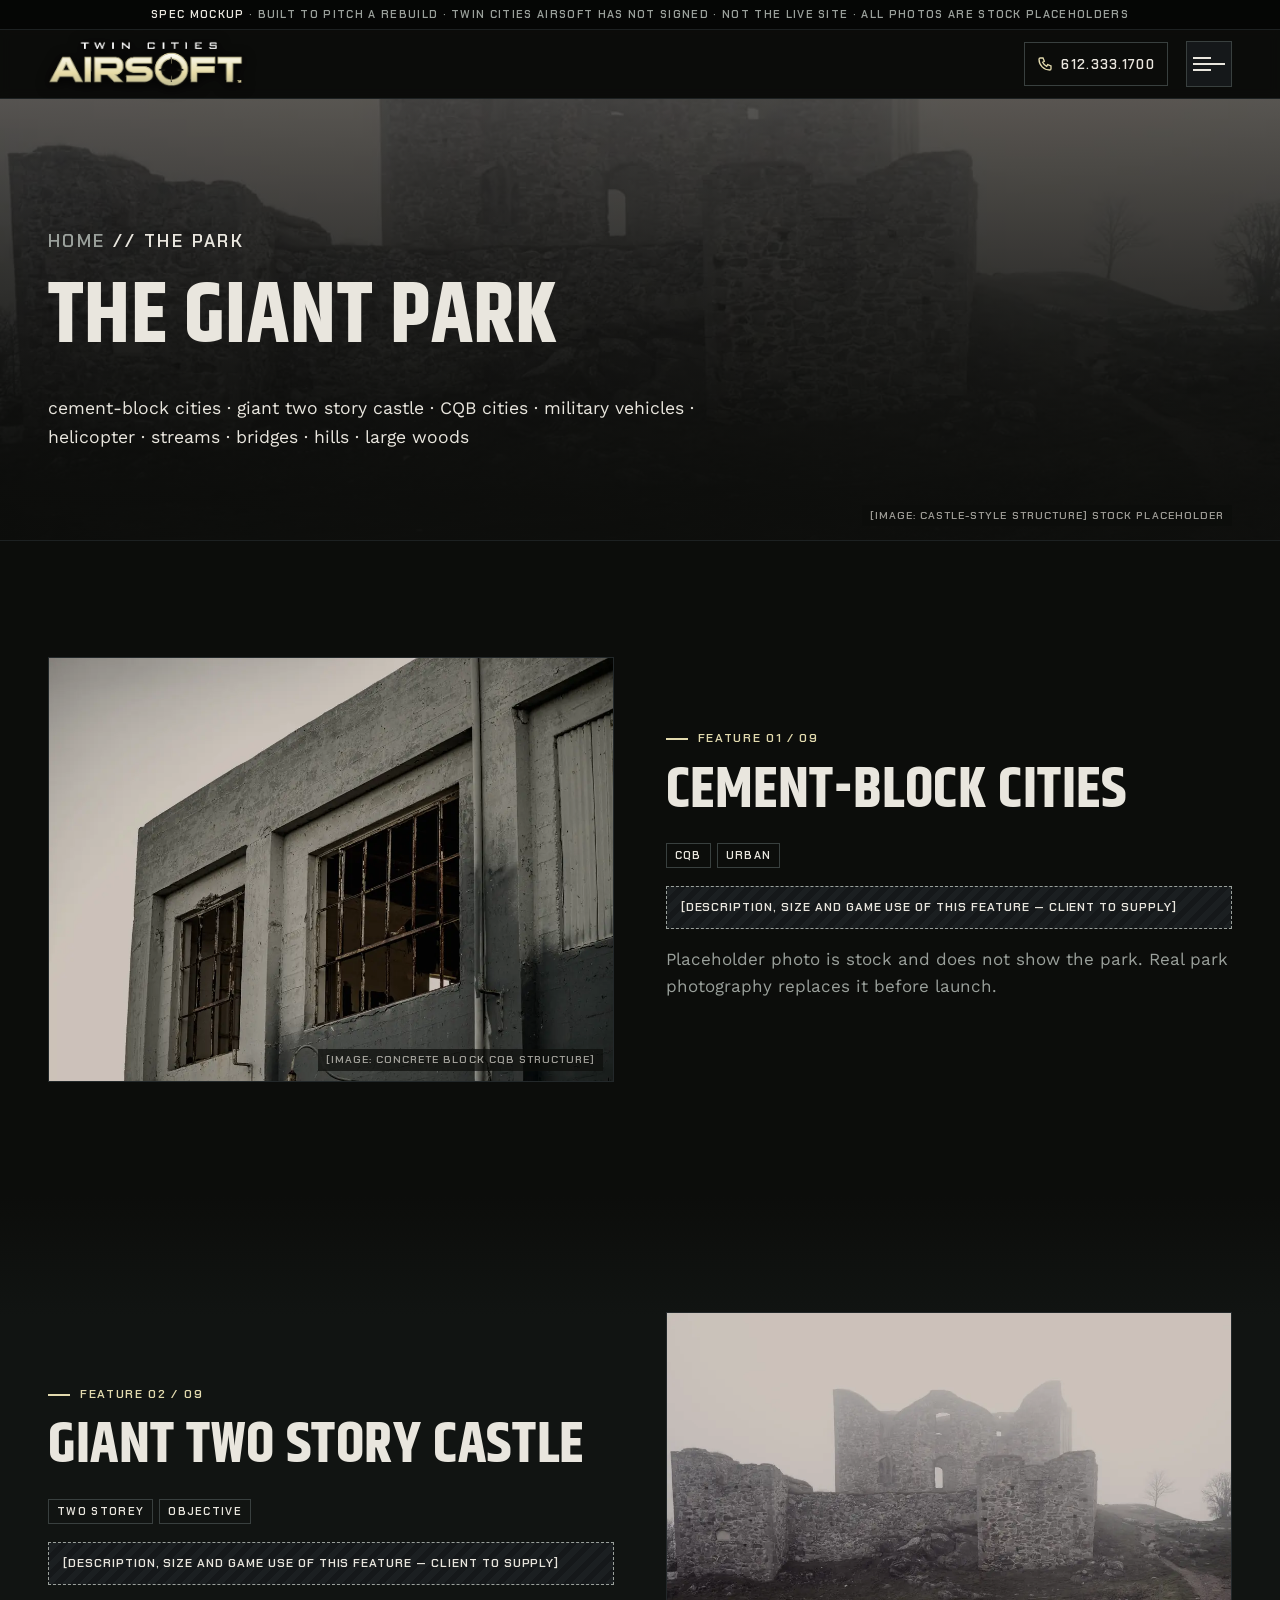
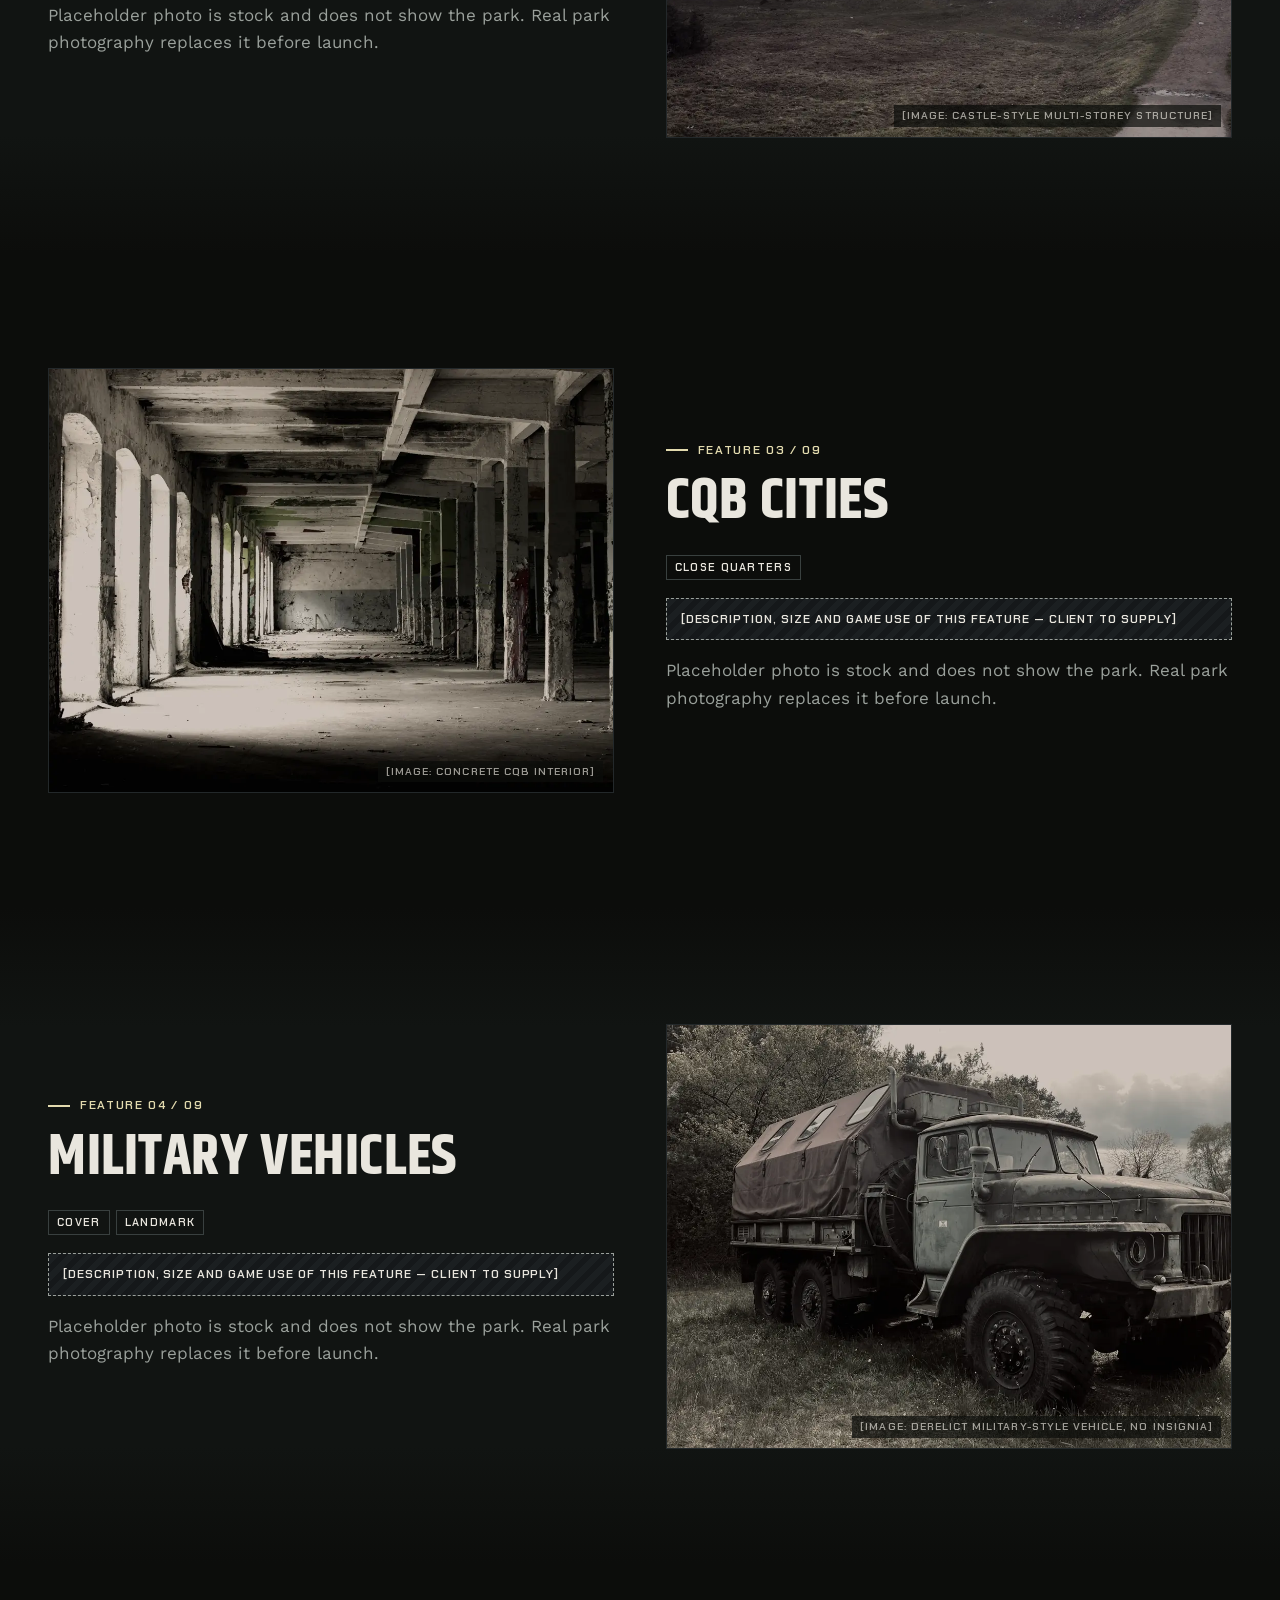
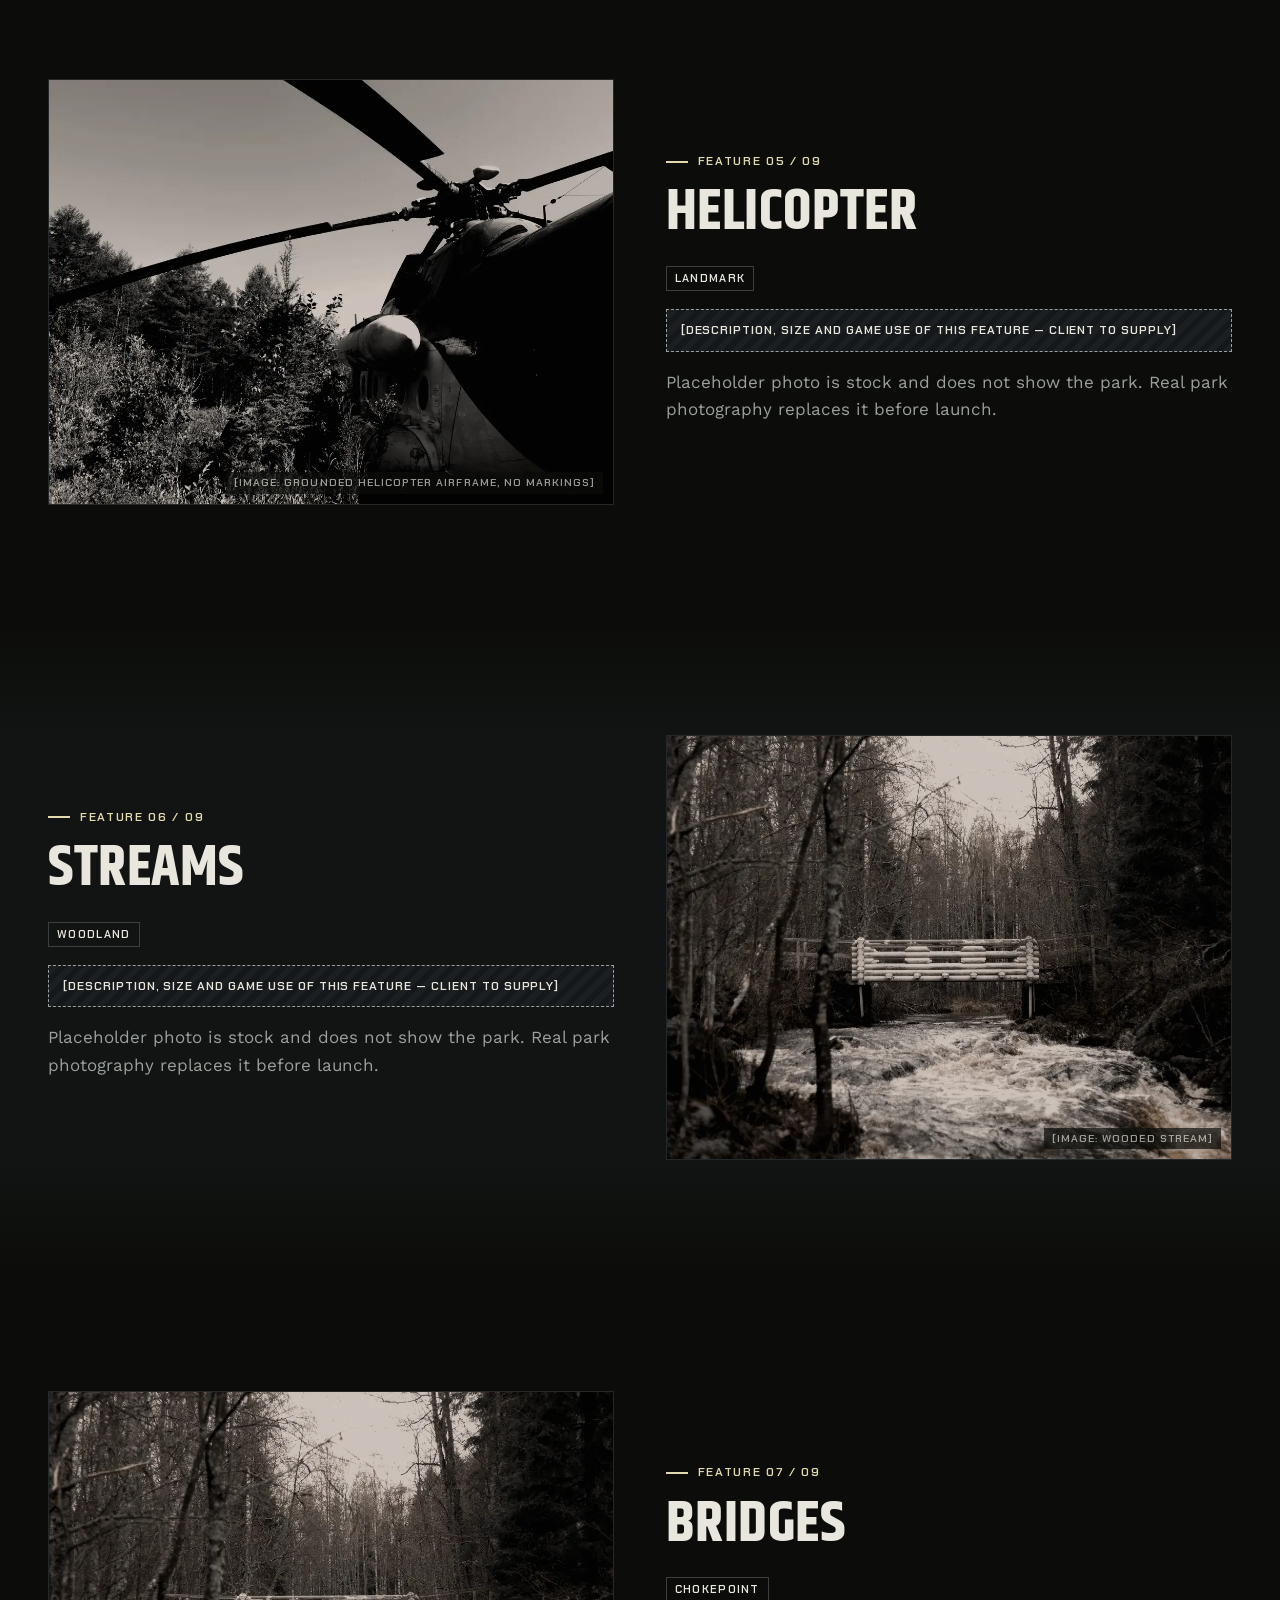
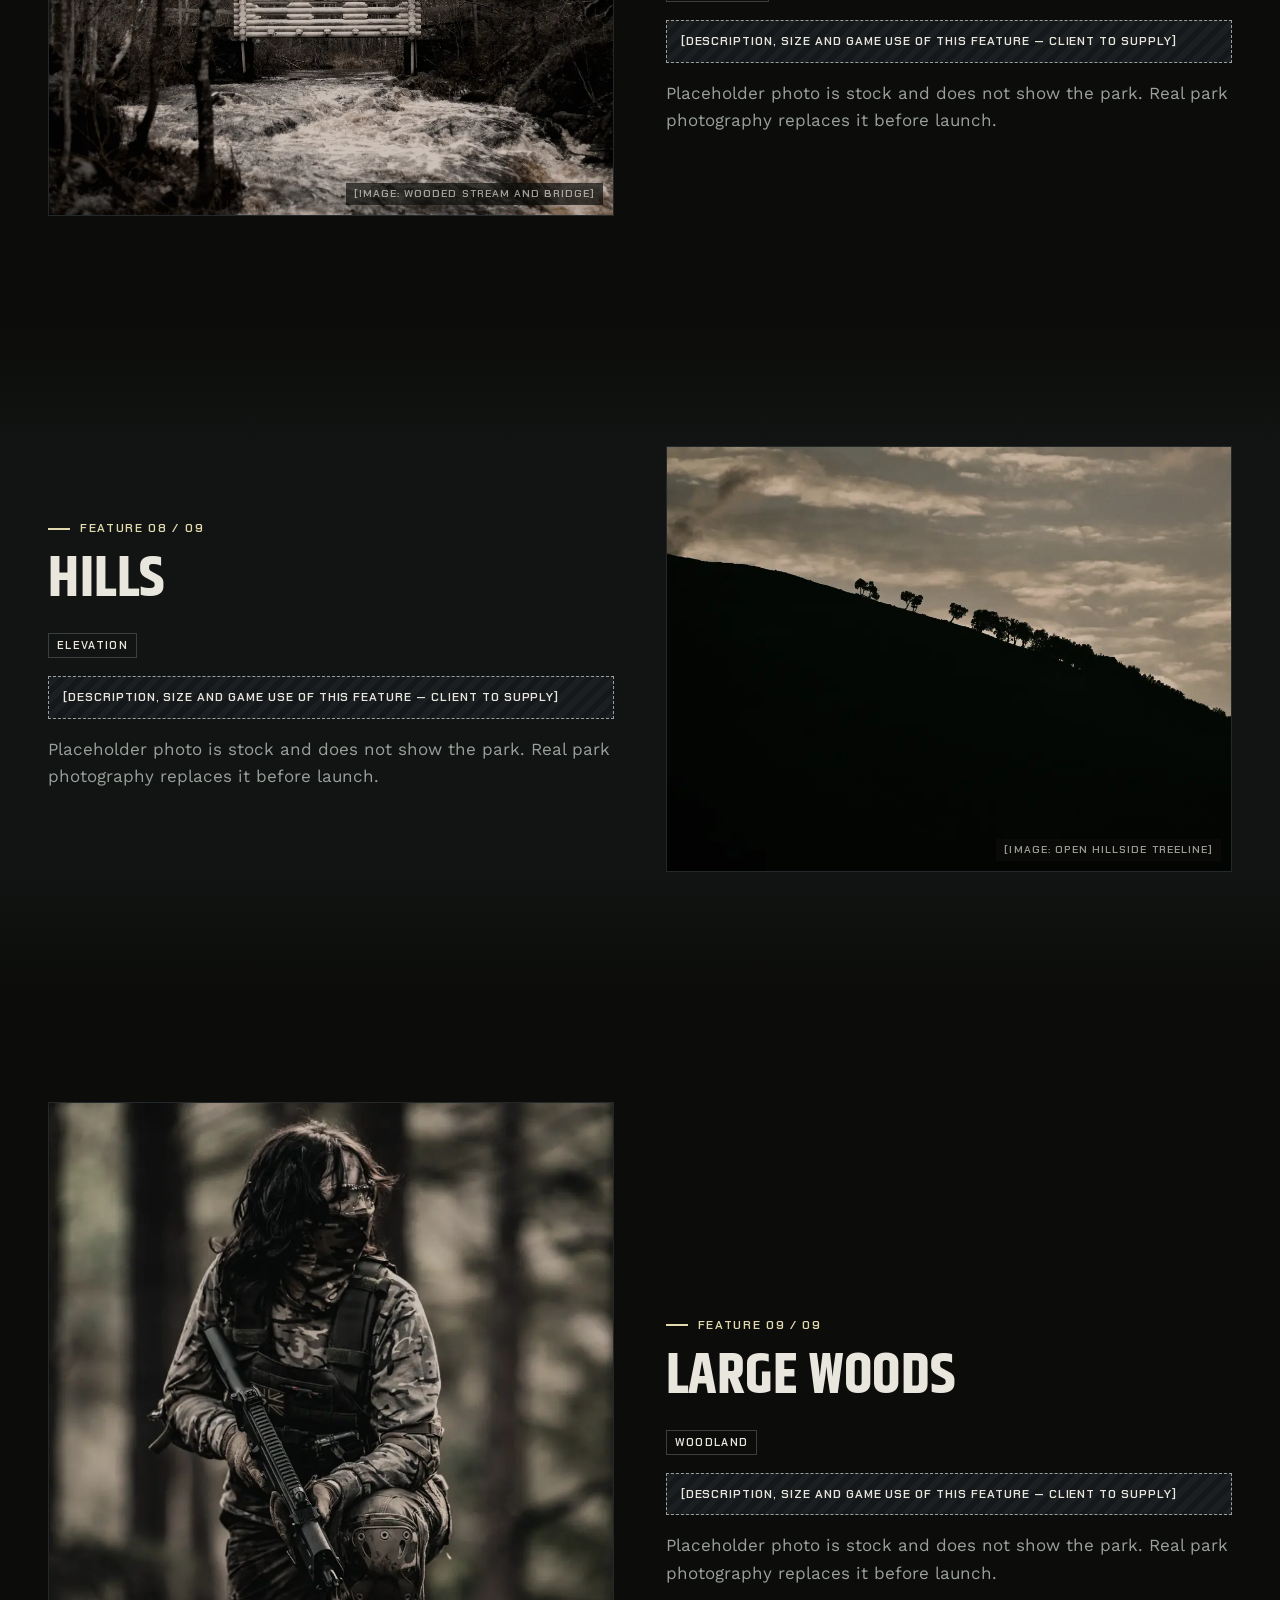
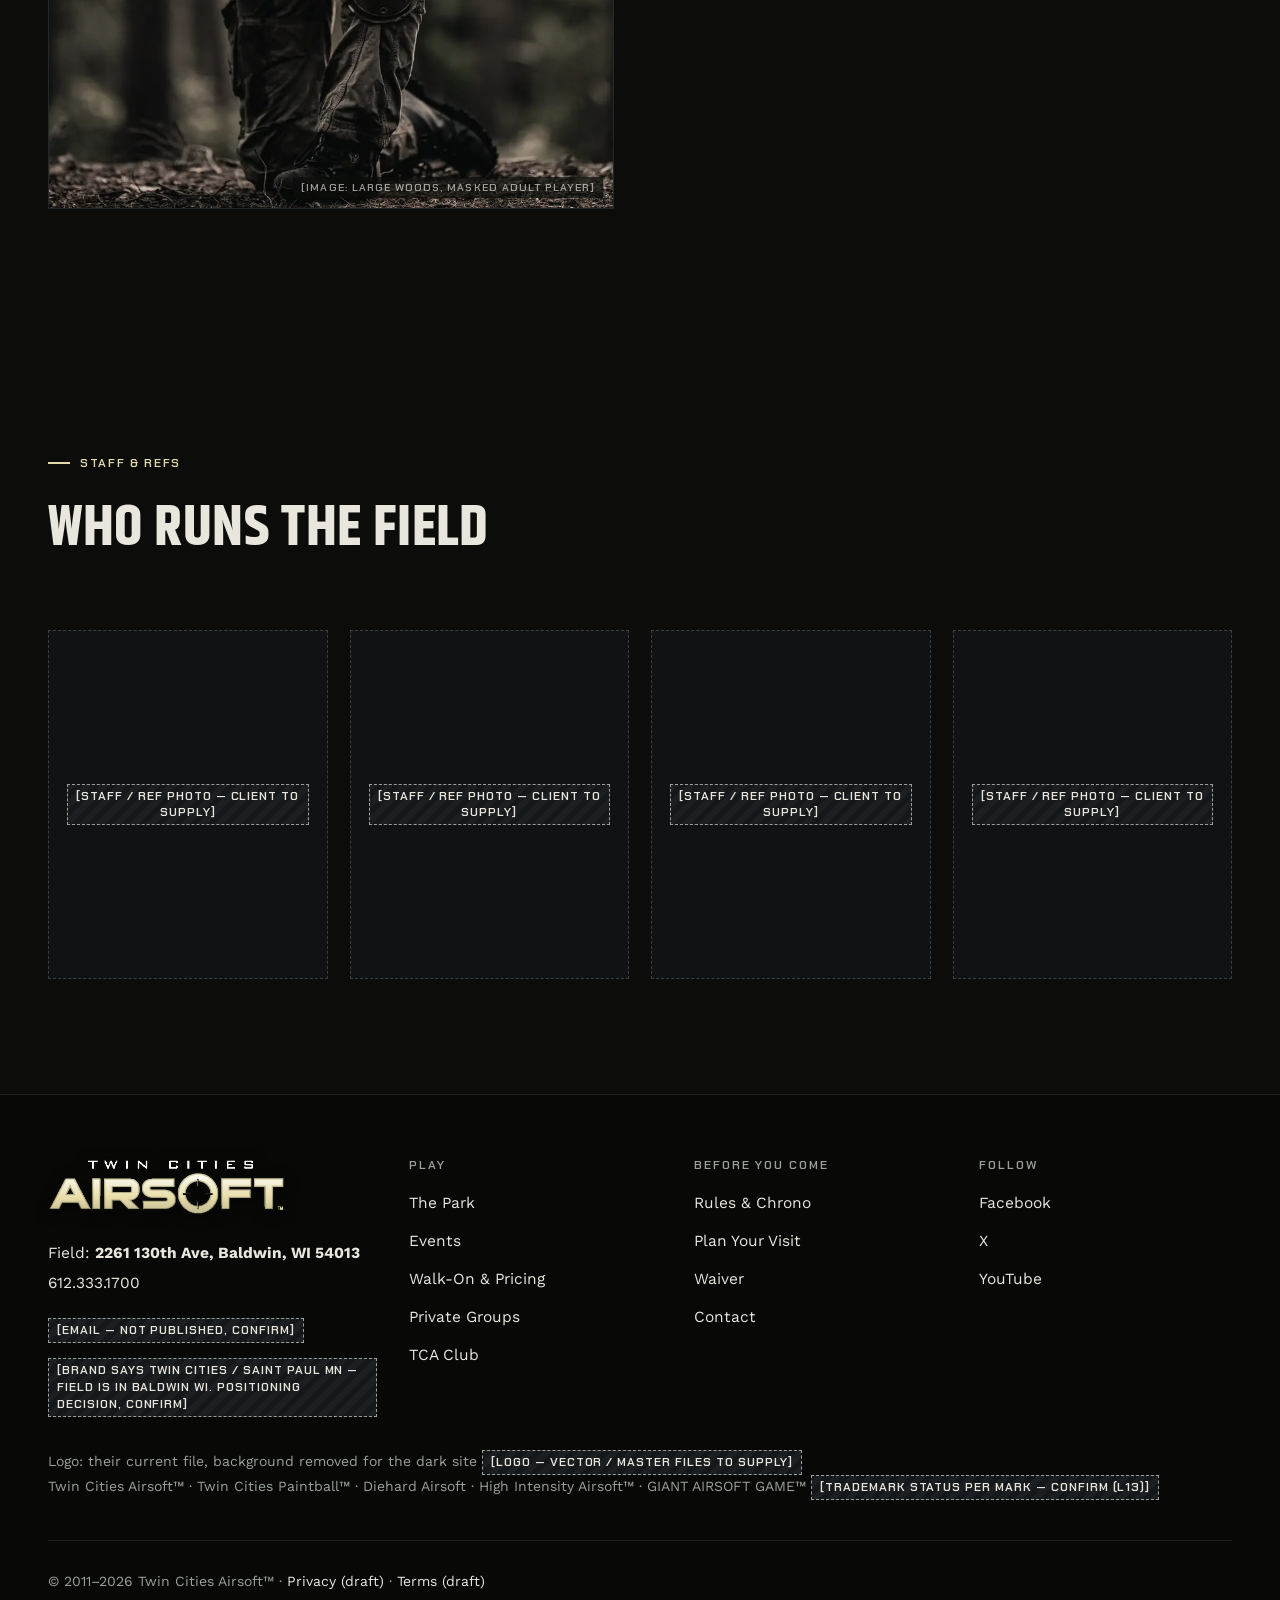
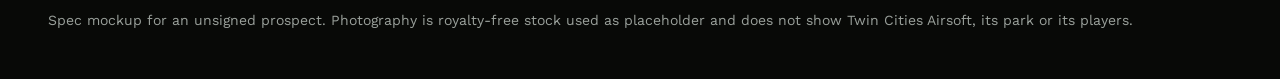
<file: the-park.html>
<!doctype html>
<html lang="en">
<head>
<meta charset="utf-8">
<meta name="viewport" content="width=device-width, initial-scale=1">
<title>The Park — Twin Cities Airsoft Giant Park, Baldwin WI</title>
<meta name="description" content="Walk the Twin Cities Airsoft Giant Park: cement-block cities, a giant two story castle, CQB cities, military vehicles, a helicopter, streams, bridges, hills and large woods.">
<meta name="robots" content="noindex, nofollow">
<meta name="theme-color" content="#0C0D0B">
<link rel="icon" href="assets/favicon.svg" type="image/svg+xml">
<link rel="preconnect" href="https://fonts.googleapis.com">
<link rel="preconnect" href="https://fonts.gstatic.com" crossorigin>
<link href="https://fonts.googleapis.com/css2?family=Chakra+Petch:wght@500;600;700&amp;family=Khand:wght@500;600;700&amp;family=Work+Sans:wght@400;500;600&amp;display=swap" rel="stylesheet">
<link rel="stylesheet" href="styles.css">

</head>
<body>
<a class="skip" href="#main">Skip to content</a>
<div class="mock-ribbon"><strong>Spec mockup</strong> · built to pitch a rebuild · Twin Cities Airsoft has not signed · not the live site · all photos are stock placeholders</div>
<header class="site-header">
  <div class="wrap">
    <a class="brand" href="index.html" aria-label="Twin Cities Airsoft — home"><img class="brand-logo" src="assets/logo/tca-logo.png" alt="Twin Cities Airsoft" width="444" height="105"></a>
    <nav class="nav" aria-label="Main"><ul><li><a href="index.html">Home</a></li><li><a href="the-park.html" aria-current="page">The Park</a></li><li><a href="events.html">Events</a></li><li><a href="walk-on-pricing.html">Walk-On &amp; Pricing</a></li><li><a href="rules-chrono.html">Rules &amp; Chrono</a></li><li><a href="private-groups.html">Private Groups</a></li><li><a href="tca-club.html">TCA Club</a></li><li><a href="plan-your-visit.html">Plan Your Visit</a></li><li><a href="contact.html">Contact</a></li></ul></nav>
    <a class="header-call" href="tel:+16123331700"><svg viewBox="0 0 24 24" fill="none" stroke="currentColor" stroke-width="2" aria-hidden="true"><path d="M5 3h4l2 5-2.5 1.5a11 11 0 0 0 6 6L16 13l5 2v4a2 2 0 0 1-2 2A16 16 0 0 1 3 5a2 2 0 0 1 2-2"/></svg><span>612.333.1700</span></a>
    <button class="menu-btn" type="button" aria-expanded="false" aria-controls="mobile-nav"><span></span><span class="sr">Menu</span></button>
  </div>
</header>
<nav class="mobile-nav" id="mobile-nav" aria-label="Mobile"><ol><li><a href="index.html">Home</a></li><li><a href="the-park.html" aria-current="page">The Park</a></li><li><a href="events.html">Events</a></li><li><a href="walk-on-pricing.html">Walk-On &amp; Pricing</a></li><li><a href="rules-chrono.html">Rules &amp; Chrono</a></li><li><a href="private-groups.html">Private Groups</a></li><li><a href="tca-club.html">TCA Club</a></li><li><a href="plan-your-visit.html">Plan Your Visit</a></li><li><a href="contact.html">Contact</a></li></ol>
  <div style="margin-top:28px" class="btn-row"><a class="btn btn--primary" href="tel:+16123331700">Call 612.333.1700</a><a class="btn btn--ghost" href="waiver.html">Sign the waiver</a></div>
</nav>
<main id="main">
<section class="page-hero grain scan">
  <img src="assets/img/PLACEHOLDER-park-castle.webp" alt="Stone castle-style ruin on a misty hillside" width="1100" height="825">
  <div class="wrap"><p class="crumbs hud"><a href="index.html">Home</a> // The Park</p>
    <h1>The Giant Park</h1>
    <p>cement-block cities · giant two story castle · CQB cities · military vehicles · helicopter · streams · bridges · hills · large woods</p>
  </div>
  <span class="img-label">[IMAGE: castle-style structure] stock placeholder</span>
</section><section class="section" id="cement-block-cities" aria-labelledby="f0">
  <div class="wrap split">
    <div class="rv"><figure class="media" style="margin:0"><img src="assets/img/PLACEHOLDER-park-cement-block.webp" alt="Weathered concrete-block building with broken window frames" width="1100" height="825" loading="lazy"><span class="img-label">[IMAGE: concrete block CQB structure]</span></figure></div>
    <div class="rv"><span class="hud hud--ember eyebrow">Feature 01 / 09</span><h2 id="f0">cement-block cities</h2><div class="spec-tags" style="margin-bottom:18px"><span class="tag">CQB</span><span class="tag">Urban</span></div>
      <p><span class="confirm confirm--block">[DESCRIPTION, SIZE AND GAME USE OF THIS FEATURE — CLIENT TO SUPPLY]</span></p>
      <p class="muted">Placeholder photo is stock and does not show the park. Real park photography replaces it before launch.</p></div>
  </div>
</section><section class="section section--panel" id="giant-two-story-castle" aria-labelledby="f1">
  <div class="wrap split split--rev">
    <div class="rv"><figure class="media" style="margin:0"><img src="assets/img/PLACEHOLDER-park-castle.webp" alt="Stone castle-style ruin on a misty hillside" width="1100" height="825" loading="lazy"><span class="img-label">[IMAGE: castle-style multi-storey structure]</span></figure></div>
    <div class="rv"><span class="hud hud--ember eyebrow">Feature 02 / 09</span><h2 id="f1">giant two story castle</h2><div class="spec-tags" style="margin-bottom:18px"><span class="tag">Two storey</span><span class="tag">Objective</span></div>
      <p><span class="confirm confirm--block">[DESCRIPTION, SIZE AND GAME USE OF THIS FEATURE — CLIENT TO SUPPLY]</span></p>
      <p class="muted">Placeholder photo is stock and does not show the park. Real park photography replaces it before launch.</p></div>
  </div>
</section><section class="section" id="CQB-cities" aria-labelledby="f2">
  <div class="wrap split">
    <div class="rv"><figure class="media" style="margin:0"><img src="assets/img/PLACEHOLDER-park-cqb-interior.webp" alt="Long concrete interior with columns and deep shadow" width="1100" height="825" loading="lazy"><span class="img-label">[IMAGE: concrete CQB interior]</span></figure></div>
    <div class="rv"><span class="hud hud--ember eyebrow">Feature 03 / 09</span><h2 id="f2">CQB cities</h2><div class="spec-tags" style="margin-bottom:18px"><span class="tag">Close quarters</span></div>
      <p><span class="confirm confirm--block">[DESCRIPTION, SIZE AND GAME USE OF THIS FEATURE — CLIENT TO SUPPLY]</span></p>
      <p class="muted">Placeholder photo is stock and does not show the park. Real park photography replaces it before launch.</p></div>
  </div>
</section><section class="section section--panel" id="military-vehicles" aria-labelledby="f3">
  <div class="wrap split split--rev">
    <div class="rv"><figure class="media" style="margin:0"><img src="assets/img/PLACEHOLDER-park-vehicle.webp" alt="Derelict six-wheel truck with a canvas back, no markings" width="1100" height="825" loading="lazy"><span class="img-label">[IMAGE: derelict military-style vehicle, no insignia]</span></figure></div>
    <div class="rv"><span class="hud hud--ember eyebrow">Feature 04 / 09</span><h2 id="f3">military vehicles</h2><div class="spec-tags" style="margin-bottom:18px"><span class="tag">Cover</span><span class="tag">Landmark</span></div>
      <p><span class="confirm confirm--block">[DESCRIPTION, SIZE AND GAME USE OF THIS FEATURE — CLIENT TO SUPPLY]</span></p>
      <p class="muted">Placeholder photo is stock and does not show the park. Real park photography replaces it before launch.</p></div>
  </div>
</section><section class="section" id="helicopter" aria-labelledby="f4">
  <div class="wrap split">
    <div class="rv"><figure class="media" style="margin:0"><img src="assets/img/PLACEHOLDER-park-helicopter.webp" alt="Grounded helicopter airframe among trees, rotor blades overhead" width="1100" height="825" loading="lazy"><span class="img-label">[IMAGE: grounded helicopter airframe, no markings]</span></figure></div>
    <div class="rv"><span class="hud hud--ember eyebrow">Feature 05 / 09</span><h2 id="f4">helicopter</h2><div class="spec-tags" style="margin-bottom:18px"><span class="tag">Landmark</span></div>
      <p><span class="confirm confirm--block">[DESCRIPTION, SIZE AND GAME USE OF THIS FEATURE — CLIENT TO SUPPLY]</span></p>
      <p class="muted">Placeholder photo is stock and does not show the park. Real park photography replaces it before launch.</p></div>
  </div>
</section><section class="section section--panel" id="streams" aria-labelledby="f5">
  <div class="wrap split split--rev">
    <div class="rv"><figure class="media" style="margin:0"><img src="assets/img/PLACEHOLDER-park-stream-bridge.webp" alt="Fast stream running through bare woods toward a footbridge" width="1100" height="825" loading="lazy"><span class="img-label">[IMAGE: wooded stream]</span></figure></div>
    <div class="rv"><span class="hud hud--ember eyebrow">Feature 06 / 09</span><h2 id="f5">streams</h2><div class="spec-tags" style="margin-bottom:18px"><span class="tag">Woodland</span></div>
      <p><span class="confirm confirm--block">[DESCRIPTION, SIZE AND GAME USE OF THIS FEATURE — CLIENT TO SUPPLY]</span></p>
      <p class="muted">Placeholder photo is stock and does not show the park. Real park photography replaces it before launch.</p></div>
  </div>
</section><section class="section" id="bridges" aria-labelledby="f6">
  <div class="wrap split">
    <div class="rv"><figure class="media" style="margin:0"><img src="assets/img/PLACEHOLDER-park-stream-bridge.webp" alt="White-railed footbridge across a wooded stream" width="1100" height="825" loading="lazy"><span class="img-label">[IMAGE: wooded stream and bridge]</span></figure></div>
    <div class="rv"><span class="hud hud--ember eyebrow">Feature 07 / 09</span><h2 id="f6">bridges</h2><div class="spec-tags" style="margin-bottom:18px"><span class="tag">Chokepoint</span></div>
      <p><span class="confirm confirm--block">[DESCRIPTION, SIZE AND GAME USE OF THIS FEATURE — CLIENT TO SUPPLY]</span></p>
      <p class="muted">Placeholder photo is stock and does not show the park. Real park photography replaces it before launch.</p></div>
  </div>
</section><section class="section section--panel" id="hills" aria-labelledby="f7">
  <div class="wrap split split--rev">
    <div class="rv"><figure class="media" style="margin:0"><img src="assets/img/PLACEHOLDER-park-hill-treeline.webp" alt="Dark hillside silhouette with a treeline against a dusk sky" width="1100" height="825" loading="lazy"><span class="img-label">[IMAGE: open hillside treeline]</span></figure></div>
    <div class="rv"><span class="hud hud--ember eyebrow">Feature 08 / 09</span><h2 id="f7">hills</h2><div class="spec-tags" style="margin-bottom:18px"><span class="tag">Elevation</span></div>
      <p><span class="confirm confirm--block">[DESCRIPTION, SIZE AND GAME USE OF THIS FEATURE — CLIENT TO SUPPLY]</span></p>
      <p class="muted">Placeholder photo is stock and does not show the park. Real park photography replaces it before launch.</p></div>
  </div>
</section><section class="section" id="large-woods" aria-labelledby="f8">
  <div class="wrap split">
    <div class="rv"><figure class="media" style="margin:0"><img src="assets/img/PLACEHOLDER-player-kneel.webp" alt="Masked adult player kneeling in pine woods" width="1100" height="825" loading="lazy"><span class="img-label">[IMAGE: large woods, masked adult player]</span></figure></div>
    <div class="rv"><span class="hud hud--ember eyebrow">Feature 09 / 09</span><h2 id="f8">large woods</h2><div class="spec-tags" style="margin-bottom:18px"><span class="tag">Woodland</span></div>
      <p><span class="confirm confirm--block">[DESCRIPTION, SIZE AND GAME USE OF THIS FEATURE — CLIENT TO SUPPLY]</span></p>
      <p class="muted">Placeholder photo is stock and does not show the park. Real park photography replaces it before launch.</p></div>
  </div>
</section><section class="section"><div class="wrap"><div class="section-head rv"><span class="idx"></span><span class="hud hud--ember eyebrow">Staff &amp; refs</span><h2>Who runs the field</h2></div>
<div class="grid grid--4"><div class="frame brk"><span class="confirm">[STAFF / REF PHOTO — client to supply]</span></div><div class="frame brk"><span class="confirm">[STAFF / REF PHOTO — client to supply]</span></div><div class="frame brk"><span class="confirm">[STAFF / REF PHOTO — client to supply]</span></div><div class="frame brk"><span class="confirm">[STAFF / REF PHOTO — client to supply]</span></div></div></div></section></main>
<footer class="site-footer">
  <div class="wrap">
    <div class="footer-grid">
      <div>
        <a class="brand" href="index.html"><img class="brand-logo" src="assets/logo/tca-logo.png" alt="Twin Cities Airsoft" width="444" height="105"></a>
        <p style="margin-top:18px">Field: <strong>2261 130th Ave, Baldwin, WI 54013</strong><br><a href="tel:+16123331700">612.333.1700</a></p>
        <p><span class="confirm">[EMAIL — NOT PUBLISHED, CONFIRM]</span></p>
        <p><span class="confirm">[BRAND SAYS TWIN CITIES / SAINT PAUL MN — FIELD IS IN BALDWIN WI. POSITIONING DECISION, CONFIRM]</span></p>
      </div>
      <div>
        <h2>Play</h2>
        <ul><li><a href="the-park.html">The Park</a></li><li><a href="events.html">Events</a></li><li><a href="walk-on-pricing.html">Walk-On &amp; Pricing</a></li><li><a href="private-groups.html">Private Groups</a></li><li><a href="tca-club.html">TCA Club</a></li></ul>
      </div>
      <div>
        <h2>Before you come</h2>
        <ul><li><a href="rules-chrono.html">Rules &amp; Chrono</a></li><li><a href="plan-your-visit.html">Plan Your Visit</a></li><li><a href="waiver.html">Waiver</a></li><li><a href="contact.html">Contact</a></li></ul>
      </div>
      <div>
        <h2>Follow</h2>
        <ul><li><a href="https://facebook.com/twincitiesairsoft" rel="noopener">Facebook</a></li><li><a href="https://x.com/twincityairsoft" rel="noopener">X</a></li><li><a href="https://youtube.com/twincitiesairsoft" rel="noopener">YouTube</a></li></ul>
      </div>
    </div>
    <p class="marks">Logo: their current file, background removed for the dark site <span class="confirm">[LOGO — VECTOR / MASTER FILES TO SUPPLY]</span><br>Twin Cities Airsoft™ · Twin Cities Paintball™ · Diehard Airsoft · High Intensity Airsoft™ · GIANT AIRSOFT GAME™ <span class="confirm">[TRADEMARK STATUS PER MARK — CONFIRM (L13)]</span></p>
    <div class="legal-line">
      <p style="margin:0">© 2011–<span data-year>2026</span> Twin Cities Airsoft™ · <a href="privacy.html">Privacy (draft)</a> · <a href="terms.html">Terms (draft)</a></p>
      <p style="margin:0">Spec mockup for an unsigned prospect. Photography is royalty-free stock used as placeholder and does not show Twin Cities Airsoft, its park or its players.</p>
    </div>
  </div>
</footer>
<nav class="actionbar" aria-label="Quick actions">
  <a href="tel:+16123331700"><svg viewBox="0 0 24 24" fill="none" stroke="currentColor" stroke-width="2" aria-hidden="true"><path d="M5 3h4l2 5-2.5 1.5a11 11 0 0 0 6 6L16 13l5 2v4a2 2 0 0 1-2 2A16 16 0 0 1 3 5a2 2 0 0 1 2-2"/></svg><b>Call</b></a>
  <a href="waiver.html"><svg viewBox="0 0 24 24" fill="none" stroke="currentColor" stroke-width="2" aria-hidden="true"><path d="M14 3H6v18h12V7z"/><path d="M14 3v4h4M9 13h6M9 17h6"/></svg>Waiver</a>
  <a href="rules-chrono.html"><svg viewBox="0 0 24 24" fill="none" stroke="currentColor" stroke-width="2" aria-hidden="true"><path d="M12 3l8 4v5c0 4.5-3.4 8.3-8 9-4.6-.7-8-4.5-8-9V7z"/></svg>Rules</a>
</nav>
<script src="script.js"></script>
</body>
</html>
</file>
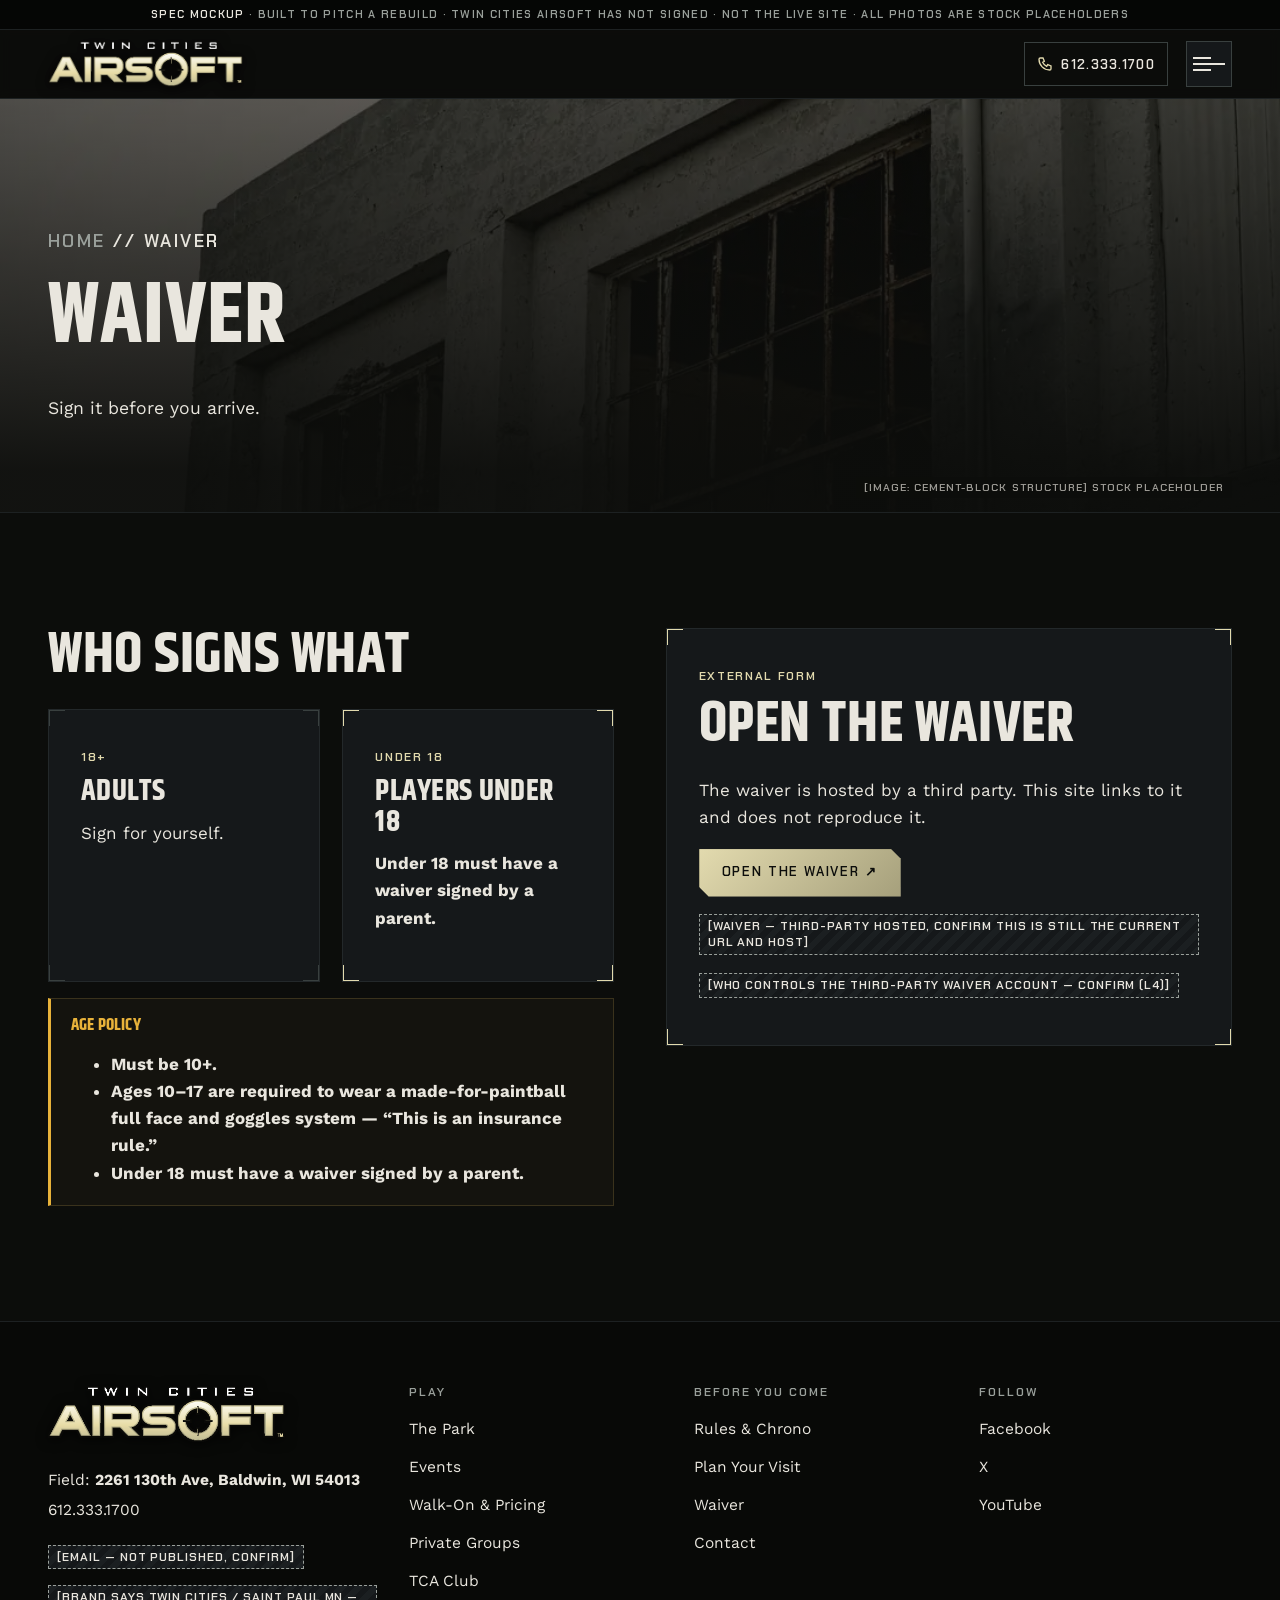
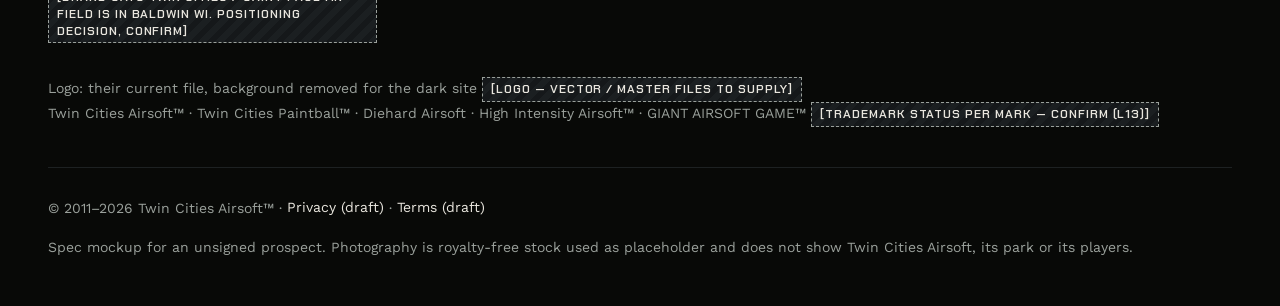
<file: waiver.html>
<!doctype html>
<html lang="en">
<head>
<meta charset="utf-8">
<meta name="viewport" content="width=device-width, initial-scale=1">
<title>Waiver — Twin Cities Airsoft</title>
<meta name="description" content="Sign the Twin Cities Airsoft waiver before you arrive. Adults sign for themselves; under 18 must have a waiver signed by a parent.">
<meta name="robots" content="noindex, nofollow">
<meta name="theme-color" content="#0C0D0B">
<link rel="icon" href="assets/favicon.svg" type="image/svg+xml">
<link rel="preconnect" href="https://fonts.googleapis.com">
<link rel="preconnect" href="https://fonts.gstatic.com" crossorigin>
<link href="https://fonts.googleapis.com/css2?family=Chakra+Petch:wght@500;600;700&amp;family=Khand:wght@500;600;700&amp;family=Work+Sans:wght@400;500;600&amp;display=swap" rel="stylesheet">
<link rel="stylesheet" href="styles.css">

</head>
<body>
<a class="skip" href="#main">Skip to content</a>
<div class="mock-ribbon"><strong>Spec mockup</strong> · built to pitch a rebuild · Twin Cities Airsoft has not signed · not the live site · all photos are stock placeholders</div>
<header class="site-header">
  <div class="wrap">
    <a class="brand" href="index.html" aria-label="Twin Cities Airsoft — home"><img class="brand-logo" src="assets/logo/tca-logo.png" alt="Twin Cities Airsoft" width="444" height="105"></a>
    <nav class="nav" aria-label="Main"><ul><li><a href="index.html">Home</a></li><li><a href="the-park.html">The Park</a></li><li><a href="events.html">Events</a></li><li><a href="walk-on-pricing.html">Walk-On &amp; Pricing</a></li><li><a href="rules-chrono.html">Rules &amp; Chrono</a></li><li><a href="private-groups.html">Private Groups</a></li><li><a href="tca-club.html">TCA Club</a></li><li><a href="plan-your-visit.html">Plan Your Visit</a></li><li><a href="contact.html">Contact</a></li></ul></nav>
    <a class="header-call" href="tel:+16123331700"><svg viewBox="0 0 24 24" fill="none" stroke="currentColor" stroke-width="2" aria-hidden="true"><path d="M5 3h4l2 5-2.5 1.5a11 11 0 0 0 6 6L16 13l5 2v4a2 2 0 0 1-2 2A16 16 0 0 1 3 5a2 2 0 0 1 2-2"/></svg><span>612.333.1700</span></a>
    <button class="menu-btn" type="button" aria-expanded="false" aria-controls="mobile-nav"><span></span><span class="sr">Menu</span></button>
  </div>
</header>
<nav class="mobile-nav" id="mobile-nav" aria-label="Mobile"><ol><li><a href="index.html">Home</a></li><li><a href="the-park.html">The Park</a></li><li><a href="events.html">Events</a></li><li><a href="walk-on-pricing.html">Walk-On &amp; Pricing</a></li><li><a href="rules-chrono.html">Rules &amp; Chrono</a></li><li><a href="private-groups.html">Private Groups</a></li><li><a href="tca-club.html">TCA Club</a></li><li><a href="plan-your-visit.html">Plan Your Visit</a></li><li><a href="contact.html">Contact</a></li></ol>
  <div style="margin-top:28px" class="btn-row"><a class="btn btn--primary" href="tel:+16123331700">Call 612.333.1700</a><a class="btn btn--ghost" href="waiver.html">Sign the waiver</a></div>
</nav>
<main id="main">
<section class="page-hero grain scan">
  <img src="assets/img/PLACEHOLDER-park-cement-block.webp" alt="Concrete-block building facade" width="1100" height="825">
  <div class="wrap"><p class="crumbs hud"><a href="index.html">Home</a> // Waiver</p>
    <h1>Waiver</h1>
    <p>Sign it before you arrive.</p>
  </div>
  <span class="img-label">[IMAGE: cement-block structure] stock placeholder</span>
</section>
<section class="section"><div class="wrap split" style="align-items:start">
  <div class="rv">
    <h2>Who signs what</h2>
    <div class="grid grid--2">
      <div class="panel brk"><span class="hud hud--ember">18+</span><h3 style="margin-top:8px">Adults</h3><p>Sign for yourself.</p></div>
      <div class="panel brk brk--ember"><span class="hud hud--ember">Under 18</span><h3 style="margin-top:8px">Players under 18</h3><p><strong>Under 18 must have a waiver signed by a parent.</strong></p></div>
    </div>
    <div class="rulebox" style="margin-top:16px"><h4>Age policy</h4><ul><li><strong>Must be 10+.</strong></li><li><strong>Ages 10–17 are required to wear a made-for-paintball full face and goggles system — “This is an insurance rule.”</strong></li><li><strong>Under 18 must have a waiver signed by a parent.</strong></li></ul></div>
  </div>
  <div class="rv panel brk brk--ember">
    <span class="hud hud--ember">External form</span>
    <h2 style="margin-top:8px">Open the waiver</h2>
    <p>The waiver is hosted by a third party. This site links to it and does not reproduce it.</p>
    <p><a class="btn btn--primary" href="https://vantora.com/Paintball/stpp/waiver/" rel="noopener">Open the waiver ↗</a></p>
    <p><span class="confirm">[WAIVER — THIRD-PARTY HOSTED, CONFIRM THIS IS STILL THE CURRENT URL AND HOST]</span></p>
    <p class="muted" style="font-size:15px"><span class="confirm">[WHO CONTROLS THE THIRD-PARTY WAIVER ACCOUNT — CONFIRM (L4)]</span></p>
  </div>
</div></section></main>
<footer class="site-footer">
  <div class="wrap">
    <div class="footer-grid">
      <div>
        <a class="brand" href="index.html"><img class="brand-logo" src="assets/logo/tca-logo.png" alt="Twin Cities Airsoft" width="444" height="105"></a>
        <p style="margin-top:18px">Field: <strong>2261 130th Ave, Baldwin, WI 54013</strong><br><a href="tel:+16123331700">612.333.1700</a></p>
        <p><span class="confirm">[EMAIL — NOT PUBLISHED, CONFIRM]</span></p>
        <p><span class="confirm">[BRAND SAYS TWIN CITIES / SAINT PAUL MN — FIELD IS IN BALDWIN WI. POSITIONING DECISION, CONFIRM]</span></p>
      </div>
      <div>
        <h2>Play</h2>
        <ul><li><a href="the-park.html">The Park</a></li><li><a href="events.html">Events</a></li><li><a href="walk-on-pricing.html">Walk-On &amp; Pricing</a></li><li><a href="private-groups.html">Private Groups</a></li><li><a href="tca-club.html">TCA Club</a></li></ul>
      </div>
      <div>
        <h2>Before you come</h2>
        <ul><li><a href="rules-chrono.html">Rules &amp; Chrono</a></li><li><a href="plan-your-visit.html">Plan Your Visit</a></li><li><a href="waiver.html">Waiver</a></li><li><a href="contact.html">Contact</a></li></ul>
      </div>
      <div>
        <h2>Follow</h2>
        <ul><li><a href="https://facebook.com/twincitiesairsoft" rel="noopener">Facebook</a></li><li><a href="https://x.com/twincityairsoft" rel="noopener">X</a></li><li><a href="https://youtube.com/twincitiesairsoft" rel="noopener">YouTube</a></li></ul>
      </div>
    </div>
    <p class="marks">Logo: their current file, background removed for the dark site <span class="confirm">[LOGO — VECTOR / MASTER FILES TO SUPPLY]</span><br>Twin Cities Airsoft™ · Twin Cities Paintball™ · Diehard Airsoft · High Intensity Airsoft™ · GIANT AIRSOFT GAME™ <span class="confirm">[TRADEMARK STATUS PER MARK — CONFIRM (L13)]</span></p>
    <div class="legal-line">
      <p style="margin:0">© 2011–<span data-year>2026</span> Twin Cities Airsoft™ · <a href="privacy.html">Privacy (draft)</a> · <a href="terms.html">Terms (draft)</a></p>
      <p style="margin:0">Spec mockup for an unsigned prospect. Photography is royalty-free stock used as placeholder and does not show Twin Cities Airsoft, its park or its players.</p>
    </div>
  </div>
</footer>
<nav class="actionbar" aria-label="Quick actions">
  <a href="tel:+16123331700"><svg viewBox="0 0 24 24" fill="none" stroke="currentColor" stroke-width="2" aria-hidden="true"><path d="M5 3h4l2 5-2.5 1.5a11 11 0 0 0 6 6L16 13l5 2v4a2 2 0 0 1-2 2A16 16 0 0 1 3 5a2 2 0 0 1 2-2"/></svg><b>Call</b></a>
  <a href="waiver.html"><svg viewBox="0 0 24 24" fill="none" stroke="currentColor" stroke-width="2" aria-hidden="true"><path d="M14 3H6v18h12V7z"/><path d="M14 3v4h4M9 13h6M9 17h6"/></svg>Waiver</a>
  <a href="rules-chrono.html"><svg viewBox="0 0 24 24" fill="none" stroke="currentColor" stroke-width="2" aria-hidden="true"><path d="M12 3l8 4v5c0 4.5-3.4 8.3-8 9-4.6-.7-8-4.5-8-9V7z"/></svg>Rules</a>
</nav>
<script src="script.js"></script>
</body>
</html>
</file>
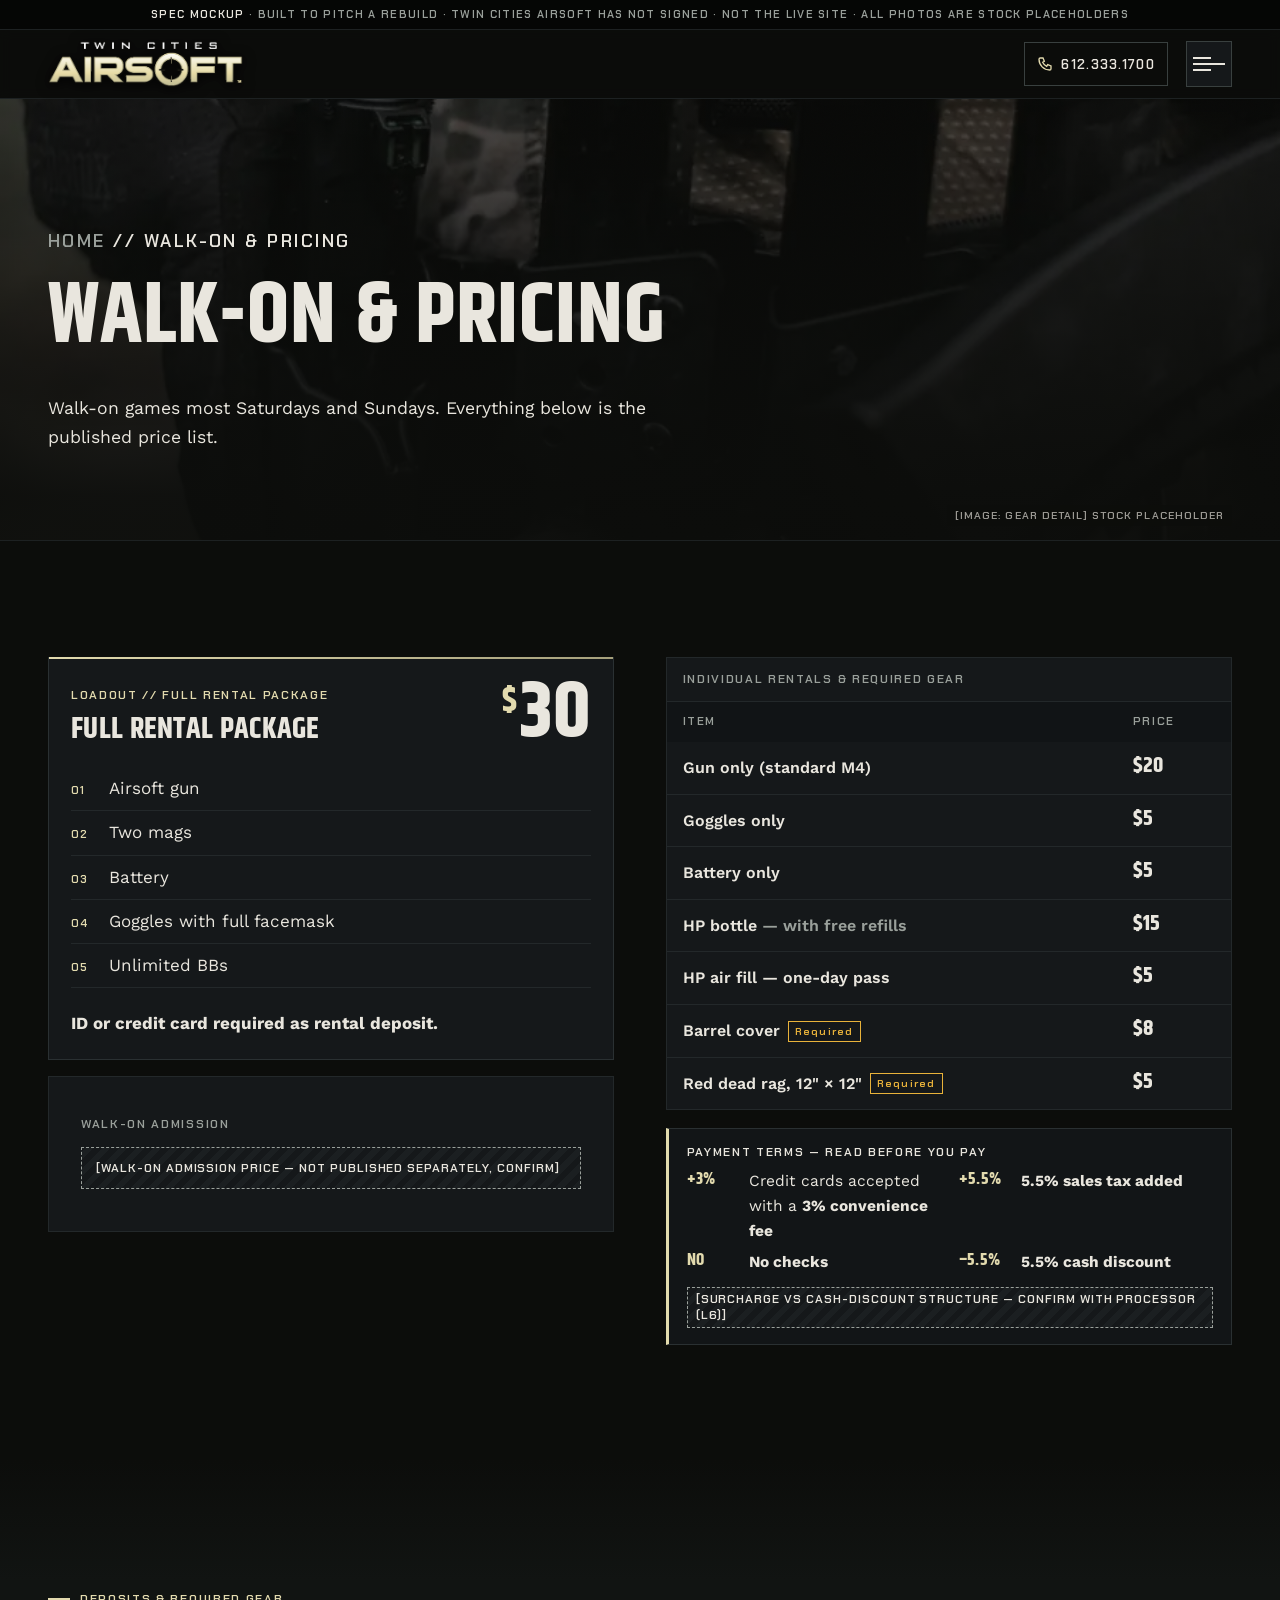
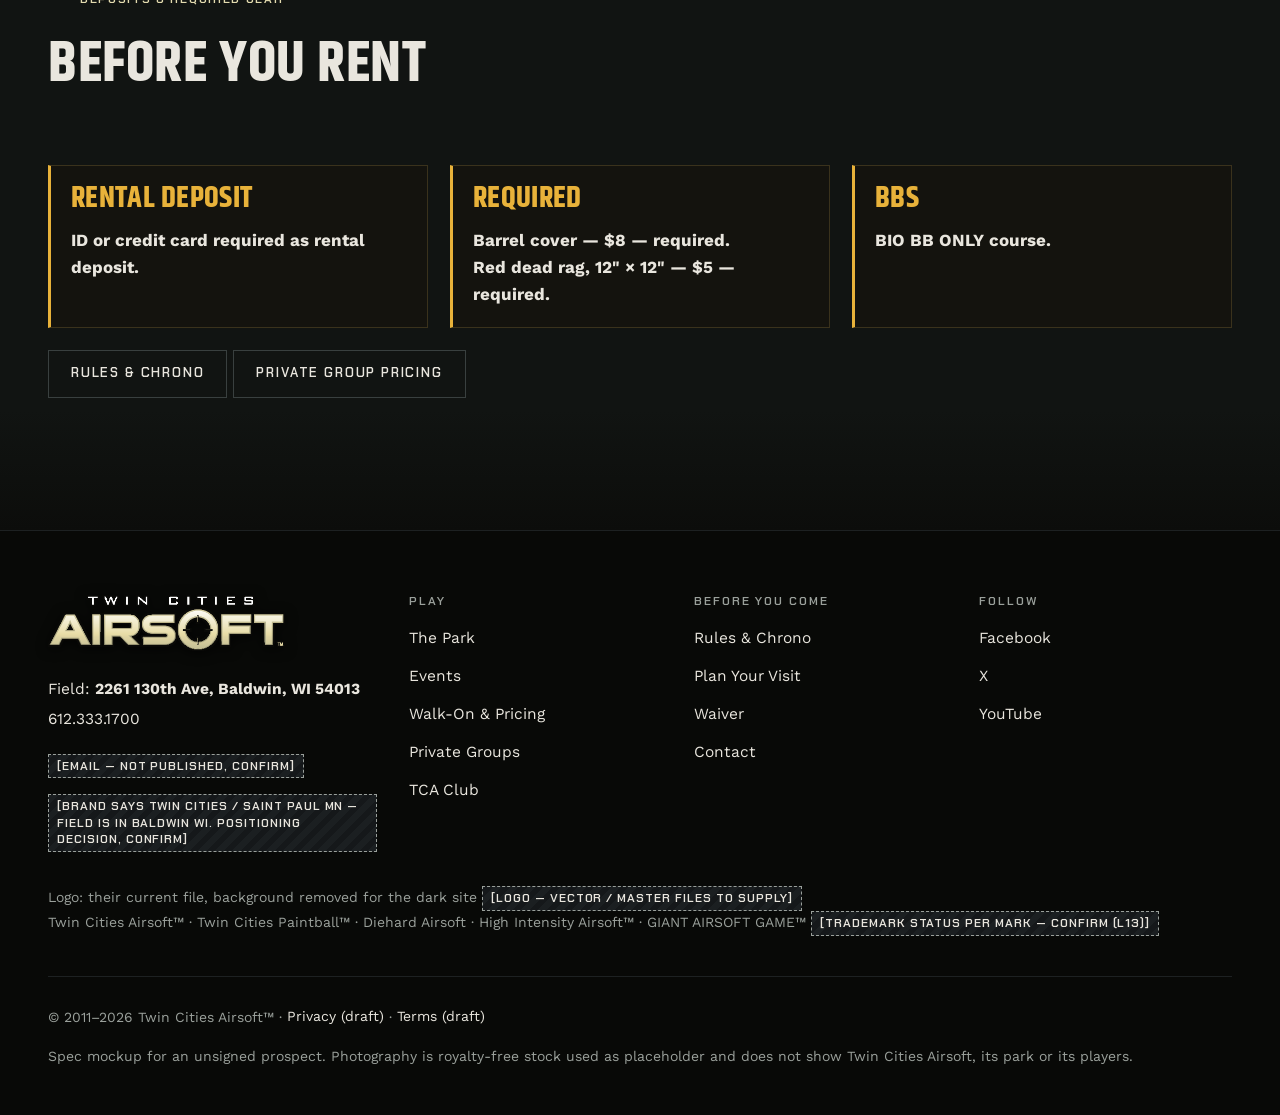
<file: walk-on-pricing.html>
<!doctype html>
<html lang="en">
<head>
<meta charset="utf-8">
<meta name="viewport" content="width=device-width, initial-scale=1">
<title>Walk-On & Pricing — Twin Cities Airsoft</title>
<meta name="description" content="Twin Cities Airsoft rentals: $30 full package, gun $20, goggles $5, battery $5, HP bottle $15, HP air day pass $5. Barrel cover and dead rag required. Payment terms included.">
<meta name="robots" content="noindex, nofollow">
<meta name="theme-color" content="#0C0D0B">
<link rel="icon" href="assets/favicon.svg" type="image/svg+xml">
<link rel="preconnect" href="https://fonts.googleapis.com">
<link rel="preconnect" href="https://fonts.gstatic.com" crossorigin>
<link href="https://fonts.googleapis.com/css2?family=Chakra+Petch:wght@500;600;700&amp;family=Khand:wght@500;600;700&amp;family=Work+Sans:wght@400;500;600&amp;display=swap" rel="stylesheet">
<link rel="stylesheet" href="styles.css">

</head>
<body>
<a class="skip" href="#main">Skip to content</a>
<div class="mock-ribbon"><strong>Spec mockup</strong> · built to pitch a rebuild · Twin Cities Airsoft has not signed · not the live site · all photos are stock placeholders</div>
<header class="site-header">
  <div class="wrap">
    <a class="brand" href="index.html" aria-label="Twin Cities Airsoft — home"><img class="brand-logo" src="assets/logo/tca-logo.png" alt="Twin Cities Airsoft" width="444" height="105"></a>
    <nav class="nav" aria-label="Main"><ul><li><a href="index.html">Home</a></li><li><a href="the-park.html">The Park</a></li><li><a href="events.html">Events</a></li><li><a href="walk-on-pricing.html" aria-current="page">Walk-On &amp; Pricing</a></li><li><a href="rules-chrono.html">Rules &amp; Chrono</a></li><li><a href="private-groups.html">Private Groups</a></li><li><a href="tca-club.html">TCA Club</a></li><li><a href="plan-your-visit.html">Plan Your Visit</a></li><li><a href="contact.html">Contact</a></li></ul></nav>
    <a class="header-call" href="tel:+16123331700"><svg viewBox="0 0 24 24" fill="none" stroke="currentColor" stroke-width="2" aria-hidden="true"><path d="M5 3h4l2 5-2.5 1.5a11 11 0 0 0 6 6L16 13l5 2v4a2 2 0 0 1-2 2A16 16 0 0 1 3 5a2 2 0 0 1 2-2"/></svg><span>612.333.1700</span></a>
    <button class="menu-btn" type="button" aria-expanded="false" aria-controls="mobile-nav"><span></span><span class="sr">Menu</span></button>
  </div>
</header>
<nav class="mobile-nav" id="mobile-nav" aria-label="Mobile"><ol><li><a href="index.html">Home</a></li><li><a href="the-park.html">The Park</a></li><li><a href="events.html">Events</a></li><li><a href="walk-on-pricing.html" aria-current="page">Walk-On &amp; Pricing</a></li><li><a href="rules-chrono.html">Rules &amp; Chrono</a></li><li><a href="private-groups.html">Private Groups</a></li><li><a href="tca-club.html">TCA Club</a></li><li><a href="plan-your-visit.html">Plan Your Visit</a></li><li><a href="contact.html">Contact</a></li></ol>
  <div style="margin-top:28px" class="btn-row"><a class="btn btn--primary" href="tel:+16123331700">Call 612.333.1700</a><a class="btn btn--ghost" href="waiver.html">Sign the waiver</a></div>
</nav>
<main id="main">
<section class="page-hero grain scan">
  <img src="assets/img/PLACEHOLDER-gear-detail.webp" alt="Close-up of a player's belt rig with magazine pouches" width="1100" height="825">
  <div class="wrap"><p class="crumbs hud"><a href="index.html">Home</a> // Walk-On &amp; Pricing</p>
    <h1>Walk-on &amp; pricing</h1>
    <p>Walk-on games most Saturdays and Sundays. Everything below is the published price list.</p>
  </div>
  <span class="img-label">[IMAGE: gear detail] stock placeholder</span>
</section>
<section class="section"><div class="wrap split" style="align-items:start">
  <div class="rv"><article class="loadout brk brk--ember panel--active" style="position:relative">
  <div class="loadout-top"><div><span class="hud hud--ember">Loadout // Full rental package</span><h3 style="margin-top:8px">Full rental package</h3></div><div class="price"><sup>$</sup><span data-count="30">30</span></div></div>
  <ul><li><span>01</span>Airsoft gun</li><li><span>02</span>Two mags</li><li><span>03</span>Battery</li><li><span>04</span>Goggles with full facemask</li><li><span>05</span>Unlimited BBs</li></ul>
  <p style="padding:0 22px 22px;margin:0" class="muted"><strong style="color:var(--bone)">ID or credit card required as rental deposit.</strong></p>
</article>
    <div class="panel" style="margin-top:16px"><span class="hud">Walk-on admission</span><p style="margin:10px 0 0"><span class="confirm confirm--block">[WALK-ON ADMISSION PRICE — NOT PUBLISHED SEPARATELY, CONFIRM]</span></p></div>
  </div>
  <div class="rv"><div class="table-wrap"><table><caption>Individual rentals &amp; required gear</caption><thead><tr><th scope="col">Item</th><th scope="col">Price</th></tr></thead><tbody><tr><th scope="row">Gun only (standard M4)</th><td class="num">$20</td></tr><tr><th scope="row">Goggles only</th><td class="num">$5</td></tr><tr><th scope="row">Battery only</th><td class="num">$5</td></tr><tr><th scope="row">HP bottle <span class="muted">— with free refills</span></th><td class="num">$15</td></tr><tr><th scope="row">HP air fill — one-day pass</th><td class="num">$5</td></tr><tr><th scope="row">Barrel cover<span class="req">Required</span></th><td class="num">$8</td></tr><tr><th scope="row">Red dead rag, 12" × 12"<span class="req">Required</span></th><td class="num">$5</td></tr></tbody></table></div><aside class="payterms" aria-label="Payment terms">
  <h4>Payment terms — read before you pay</h4>
  <ul>
    <li><b>+3%</b><span>Credit cards accepted with a <strong>3% convenience fee</strong></span></li>
    <li><b>+5.5%</b><span><strong>5.5% sales tax added</strong></span></li>
    <li><b>NO</b><span><strong>No checks</strong></span></li>
    <li><b>−5.5%</b><span><strong>5.5% cash discount</strong></span></li>
  </ul>
  <p class="muted" style="margin:12px 0 0;font-size:14px"><span class="confirm">[SURCHARGE vs CASH-DISCOUNT STRUCTURE — CONFIRM WITH PROCESSOR (L6)]</span></p>
</aside></div>
</div></section>
<section class="section section--panel"><div class="wrap">
  <div class="section-head rv"><span class="idx"></span><span class="hud hud--ember eyebrow">Deposits &amp; required gear</span><h2>Before you rent</h2></div>
  <div class="grid grid--3 rv-stagger">
    <div class="rulebox"><h3>Rental deposit</h3><p><strong>ID or credit card required as rental deposit.</strong></p></div>
    <div class="rulebox"><h3>Required</h3><p><strong>Barrel cover — $8 — required.</strong><br><strong>Red dead rag, 12" × 12" — $5 — required.</strong></p></div>
    <div class="rulebox"><h3>BBs</h3><p><strong>BIO BB ONLY course.</strong></p></div>
  </div>
  <p style="margin-top:22px"><a class="btn btn--ghost" href="rules-chrono.html">Rules &amp; chrono</a> <a class="btn btn--ghost" href="private-groups.html">Private group pricing</a></p>
</div></section></main>
<footer class="site-footer">
  <div class="wrap">
    <div class="footer-grid">
      <div>
        <a class="brand" href="index.html"><img class="brand-logo" src="assets/logo/tca-logo.png" alt="Twin Cities Airsoft" width="444" height="105"></a>
        <p style="margin-top:18px">Field: <strong>2261 130th Ave, Baldwin, WI 54013</strong><br><a href="tel:+16123331700">612.333.1700</a></p>
        <p><span class="confirm">[EMAIL — NOT PUBLISHED, CONFIRM]</span></p>
        <p><span class="confirm">[BRAND SAYS TWIN CITIES / SAINT PAUL MN — FIELD IS IN BALDWIN WI. POSITIONING DECISION, CONFIRM]</span></p>
      </div>
      <div>
        <h2>Play</h2>
        <ul><li><a href="the-park.html">The Park</a></li><li><a href="events.html">Events</a></li><li><a href="walk-on-pricing.html">Walk-On &amp; Pricing</a></li><li><a href="private-groups.html">Private Groups</a></li><li><a href="tca-club.html">TCA Club</a></li></ul>
      </div>
      <div>
        <h2>Before you come</h2>
        <ul><li><a href="rules-chrono.html">Rules &amp; Chrono</a></li><li><a href="plan-your-visit.html">Plan Your Visit</a></li><li><a href="waiver.html">Waiver</a></li><li><a href="contact.html">Contact</a></li></ul>
      </div>
      <div>
        <h2>Follow</h2>
        <ul><li><a href="https://facebook.com/twincitiesairsoft" rel="noopener">Facebook</a></li><li><a href="https://x.com/twincityairsoft" rel="noopener">X</a></li><li><a href="https://youtube.com/twincitiesairsoft" rel="noopener">YouTube</a></li></ul>
      </div>
    </div>
    <p class="marks">Logo: their current file, background removed for the dark site <span class="confirm">[LOGO — VECTOR / MASTER FILES TO SUPPLY]</span><br>Twin Cities Airsoft™ · Twin Cities Paintball™ · Diehard Airsoft · High Intensity Airsoft™ · GIANT AIRSOFT GAME™ <span class="confirm">[TRADEMARK STATUS PER MARK — CONFIRM (L13)]</span></p>
    <div class="legal-line">
      <p style="margin:0">© 2011–<span data-year>2026</span> Twin Cities Airsoft™ · <a href="privacy.html">Privacy (draft)</a> · <a href="terms.html">Terms (draft)</a></p>
      <p style="margin:0">Spec mockup for an unsigned prospect. Photography is royalty-free stock used as placeholder and does not show Twin Cities Airsoft, its park or its players.</p>
    </div>
  </div>
</footer>
<nav class="actionbar" aria-label="Quick actions">
  <a href="tel:+16123331700"><svg viewBox="0 0 24 24" fill="none" stroke="currentColor" stroke-width="2" aria-hidden="true"><path d="M5 3h4l2 5-2.5 1.5a11 11 0 0 0 6 6L16 13l5 2v4a2 2 0 0 1-2 2A16 16 0 0 1 3 5a2 2 0 0 1 2-2"/></svg><b>Call</b></a>
  <a href="waiver.html"><svg viewBox="0 0 24 24" fill="none" stroke="currentColor" stroke-width="2" aria-hidden="true"><path d="M14 3H6v18h12V7z"/><path d="M14 3v4h4M9 13h6M9 17h6"/></svg>Waiver</a>
  <a href="rules-chrono.html"><svg viewBox="0 0 24 24" fill="none" stroke="currentColor" stroke-width="2" aria-hidden="true"><path d="M12 3l8 4v5c0 4.5-3.4 8.3-8 9-4.6-.7-8-4.5-8-9V7z"/></svg>Rules</a>
</nav>
<script src="script.js"></script>
</body>
</html>
</file>
<file: styles.css>
/* ==========================================================================
   Twin Cities Airsoft — spec mockup (LEAD, not signed)
   Register: contemporary military-shooter game UI, built from scratch.
   Ember on warm near-black. Motion snaps (120–220ms), never flows.
   ========================================================================== */

:root {
  --ground: #0C0D0B;
  --panel: #15181A;
  --raised: #1F2427;
  --gunmetal: #39403F;
  --bone: #E9E6DE;
  --bone-dim: #9AA09B;
  /* Signal taken from their logo's letter fill: cream top (#E2DAAE) to khaki bottom (#A6A07C) */
  --ember: #E2DAAE;
  --ember-deep: #A6A07C;
  --caution: #E8B23A;

  --f-display: "Khand", "Arial Narrow", sans-serif;
  --f-body: "Work Sans", system-ui, sans-serif;
  --f-hud: "Chakra Petch", ui-monospace, monospace;

  --snap: cubic-bezier(.2, .9, .1, 1);
  --t-fast: 120ms;
  --t-med: 180ms;
  --t-slow: 220ms;

  --wrap: 1600px;
  --gutter: clamp(16px, 4vw, 48px);
  --header-h: 68px;
}

*, *::before, *::after { box-sizing: border-box; }
html { -webkit-text-size-adjust: 100%; scroll-padding-top: calc(var(--header-h) + 16px); }
body {
  margin: 0;
  background: var(--ground);
  color: var(--bone);
  font: 400 1rem/1.6 var(--f-body);
  font-size: 17px;
  overflow-x: hidden;
}
img { max-width: 100%; display: block; height: auto; }
a { color: var(--ember); text-underline-offset: 3px; }
a:hover { color: #F3EDCF; }
:focus-visible { outline: 2px solid var(--ember); outline-offset: 3px; }
.skip { position: absolute; left: -9999px; top: 8px; z-index: 200; background: var(--ember); color: var(--ground); padding: 10px 14px; font-weight: 600; }
.skip:focus { left: 8px; }
.sr { position: absolute; width: 1px; height: 1px; overflow: hidden; clip: rect(0 0 0 0); white-space: nowrap; }

h1, h2, h3, h4 { font-family: var(--f-display); font-weight: 700; line-height: 1; margin: 0 0 .4em; text-transform: uppercase; letter-spacing: .01em; }
h1 { font-size: clamp(2.6rem, 8vw, 6.2rem); }
h2 { font-size: clamp(2rem, 5vw, 3.6rem); }
h3 { font-size: clamp(1.4rem, 2.6vw, 1.9rem); }
p { margin: 0 0 1em; }

.wrap { width: 100%; max-width: var(--wrap); margin: 0 auto; padding: 0 var(--gutter); }

/* ---------- HUD primitives ---------- */
.hud {
  font-family: var(--f-hud); font-size: 12px; font-weight: 600; text-transform: uppercase;
  letter-spacing: .14em; font-variant-numeric: tabular-nums; color: var(--bone-dim);
}
.hud--ember { color: var(--ember); }
.eyebrow { display: inline-flex; align-items: center; gap: 10px; margin-bottom: 14px; }
.eyebrow::before { content: ""; width: 22px; height: 2px; background: var(--ember); }

/* L-bracket corners drawn with eight gradients — the register's cheapest strong signal */
.brk {
  --bc: var(--gunmetal); --bl: 16px; --bw: 1px;
  background:
    linear-gradient(var(--bc), var(--bc)) top left / var(--bl) var(--bw) no-repeat,
    linear-gradient(var(--bc), var(--bc)) top left / var(--bw) var(--bl) no-repeat,
    linear-gradient(var(--bc), var(--bc)) top right / var(--bl) var(--bw) no-repeat,
    linear-gradient(var(--bc), var(--bc)) top right / var(--bw) var(--bl) no-repeat,
    linear-gradient(var(--bc), var(--bc)) bottom left / var(--bl) var(--bw) no-repeat,
    linear-gradient(var(--bc), var(--bc)) bottom left / var(--bw) var(--bl) no-repeat,
    linear-gradient(var(--bc), var(--bc)) bottom right / var(--bl) var(--bw) no-repeat,
    linear-gradient(var(--bc), var(--bc)) bottom right / var(--bw) var(--bl) no-repeat;
}
.brk--ember { --bc: var(--ember); }
.brk--caution { --bc: var(--caution); }

.panel { position: relative; background-color: var(--panel); border: 1px solid #23282a; padding: clamp(20px, 3vw, 32px); }
.panel.brk { background-color: var(--panel); }
.panel--active::before { content: ""; position: absolute; left: 0; right: 0; top: -1px; height: 2px; background: linear-gradient(90deg, var(--ember), var(--ember-deep)); }

/* [CONFIRM] markers — visible placeholder text, never decorative colour */
.confirm {
  display: inline-block; font-family: var(--f-hud); font-size: 12px; font-weight: 600;
  letter-spacing: .08em; text-transform: uppercase; line-height: 1.4;
  color: var(--bone); background: repeating-linear-gradient(-45deg, #1b1f21 0 6px, #15181a 6px 12px);
  border: 1px dashed var(--bone-dim); padding: 3px 8px; vertical-align: middle;
}
.confirm--block { display: block; padding: 12px 14px; margin: 10px 0; }
.expired {
  display: inline-block; font-family: var(--f-hud); font-size: 12px; font-weight: 700;
  letter-spacing: .12em; text-transform: uppercase; color: var(--ground); background: var(--caution);
  padding: 3px 8px;
}
.expired-note { color: var(--caution); border: 1px dashed var(--caution); background: rgba(232, 178, 58, .06); }

/* ---------- Buttons ---------- */
.btn {
  --h: 48px; display: inline-flex; align-items: center; justify-content: center; gap: 10px;
  min-height: var(--h); padding: 0 22px; border: 1px solid transparent; cursor: pointer;
  font-family: var(--f-hud); font-weight: 600; font-size: 13px; letter-spacing: .14em; text-transform: uppercase;
  text-decoration: none; transition: background-color var(--t-fast) var(--snap), color var(--t-fast) var(--snap), border-color var(--t-fast) var(--snap), transform var(--t-fast) var(--snap);
  clip-path: polygon(0 0, calc(100% - 10px) 0, 100% 10px, 100% 100%, 10px 100%, 0 calc(100% - 10px));
}
.btn--primary { background: linear-gradient(135deg, var(--ember), var(--ember-deep)); color: #0C0D0B; }
.btn--primary:hover { color: #0C0D0B; background: var(--ember); transform: translateY(-1px); }
.btn--primary:active { background: var(--ember-deep); transform: none; }
.btn--ghost { background: transparent; color: var(--bone); border-color: var(--gunmetal); clip-path: none; }
.btn--ghost:hover { color: var(--bone); border-color: var(--ember); background: rgba(226, 218, 174, .08); }
.btn-row { display: flex; flex-wrap: wrap; gap: 12px; }

/* ---------- Mockup ribbon ---------- */
.mock-ribbon { background: #050605; border-bottom: 1px solid #1d2122; color: var(--bone-dim); font: 600 11px/1.4 var(--f-hud); letter-spacing: .12em; text-transform: uppercase; padding: 7px var(--gutter); text-align: center; }
.mock-ribbon strong { color: var(--bone); font-weight: 600; }

/* ---------- Header ---------- */
.site-header { position: sticky; top: 0; z-index: 60; background: rgba(12, 13, 11, .92); backdrop-filter: blur(6px); border-bottom: 1px solid #1d2122; transition: background-color var(--t-med) var(--snap); }
.site-header .wrap { display: flex; align-items: center; gap: 18px; height: var(--header-h); transition: height var(--t-med) var(--snap); }
.site-header.is-condensed .wrap { height: 54px; }
.site-header.is-condensed { background: rgba(12, 13, 11, .98); }
.brand { display: flex; align-items: center; gap: 10px; text-decoration: none; color: var(--bone); flex-shrink: 0; }
.brand svg { width: 34px; height: 34px; }
.brand-logo { height: 46px; width: auto; display: block; filter: drop-shadow(0 2px 6px rgba(0, 0, 0, .7)); }
.site-header.is-condensed .brand-logo { height: 38px; }
.site-footer .brand-logo { height: 56px; }
.brand-name { font: 700 22px/0.9 var(--f-display); text-transform: uppercase; letter-spacing: .02em; }
.brand-name small { display: block; font: 600 9.5px/1.4 var(--f-hud); letter-spacing: .16em; color: var(--bone-dim); margin-top: 3px; }
.nav { display: none; margin-left: auto; }
.nav ul { display: flex; list-style: none; margin: 0; padding: 0; gap: 2px; }
.nav a { display: flex; align-items: center; min-height: 44px; padding: 0 8px; white-space: nowrap; color: var(--bone-dim); text-decoration: none; font: 600 11.5px/1 var(--f-hud); letter-spacing: .08em; text-transform: uppercase; position: relative; transition: color var(--t-fast) var(--snap); }
.nav a::after { content: ""; position: absolute; left: 8px; right: 8px; bottom: 8px; height: 2px; background: var(--ember); transform: scaleX(0); transform-origin: left; transition: transform var(--t-med) var(--snap); }
.nav a:hover, .nav a[aria-current="page"] { color: var(--bone); }
.nav a:hover::after, .nav a[aria-current="page"]::after { transform: scaleX(1); }
.header-call { margin-left: auto; display: inline-flex; align-items: center; gap: 8px; min-height: 44px; padding: 0 12px; border: 1px solid var(--gunmetal); color: var(--bone); text-decoration: none; font: 600 13px/1 var(--f-hud); letter-spacing: .1em; white-space: nowrap; }
.header-call:hover { border-color: var(--ember); color: var(--bone); }
.header-call svg { width: 16px; height: 16px; color: var(--ember); }
.menu-btn { display: inline-flex; align-items: center; justify-content: center; width: 46px; height: 46px; background: var(--panel); border: 1px solid var(--gunmetal); color: var(--bone); cursor: pointer; }
.menu-btn span, .menu-btn span::before, .menu-btn span::after { display: block; width: 18px; height: 2px; background: currentColor; position: relative; transition: transform var(--t-med) var(--snap), background-color var(--t-fast); }
.menu-btn span::before, .menu-btn span::after { content: ""; position: absolute; left: 0; }
.menu-btn span::before { top: -6px; } .menu-btn span::after { top: 6px; }
.menu-btn[aria-expanded="true"] span { background: transparent; }
.menu-btn[aria-expanded="true"] span::before { transform: translateY(6px) rotate(45deg); }
.menu-btn[aria-expanded="true"] span::after { transform: translateY(-6px) rotate(-45deg); }
.mobile-nav { position: fixed; inset: var(--header-h) 0 0 0; z-index: 55; background: var(--ground); padding: 18px var(--gutter) 120px; overflow-y: auto; visibility: hidden; opacity: 0; transition: opacity var(--t-med) var(--snap), visibility 0s linear var(--t-med); }
.mobile-nav.is-open { visibility: visible; opacity: 1; transition: opacity var(--t-med) var(--snap); }
.mobile-nav ol { list-style: none; margin: 0; padding: 0; counter-reset: m; }
.mobile-nav li { counter-increment: m; border-bottom: 1px solid #1d2122; }
.mobile-nav a { display: flex; align-items: baseline; gap: 14px; min-height: 56px; padding: 12px 0; color: var(--bone); text-decoration: none; font: 700 1.7rem/1 var(--f-display); text-transform: uppercase; }
.mobile-nav a::before { content: counter(m, decimal-leading-zero); font: 600 12px/1 var(--f-hud); color: var(--ember); letter-spacing: .14em; }
.mobile-nav a[aria-current="page"] { color: var(--ember); }
@media (min-width: 1380px) {
  .nav { display: block; }
  .menu-btn, .mobile-nav { display: none; }
  .header-call { margin-left: 8px; }
}

/* ---------- Texture ---------- */
.scan { position: relative; isolation: isolate; }
.scan::after { content: ""; position: absolute; inset: 0; pointer-events: none; z-index: 1; background: repeating-linear-gradient(0deg, rgba(233, 230, 222, .035) 0 1px, transparent 1px 3px); }
.grain::before { content: ""; position: absolute; inset: 0; pointer-events: none; z-index: 1; opacity: .025; background-image: url("data:image/svg+xml,%3Csvg xmlns='http://www.w3.org/2000/svg' width='160' height='160'%3E%3Cfilter id='n'%3E%3CfeTurbulence type='fractalNoise' baseFrequency='.9' numOctaves='2' stitchTiles='stitch'/%3E%3C/filter%3E%3Crect width='100%25' height='100%25' filter='url(%23n)'/%3E%3C/svg%3E"); }
.gridlines { background-image: linear-gradient(rgba(57, 64, 63, .22) 1px, transparent 1px), linear-gradient(90deg, rgba(57, 64, 63, .22) 1px, transparent 1px); background-size: 48px 48px; }

/* ---------- Hero ---------- */
.hero { position: relative; min-height: min(92vh, 860px); display: flex; align-items: flex-end; overflow: hidden; background: var(--ground); }
.hero picture, .hero img.hero-img { position: absolute; inset: 0; width: 100%; height: 100%; object-fit: cover; object-position: 50% 12%; }
.hero::after { content: ""; position: absolute; inset: 0; z-index: 1; background: linear-gradient(90deg, rgba(12, 13, 11, .88) 0%, rgba(12, 13, 11, .6) 38%, rgba(12, 13, 11, 0) 62%), linear-gradient(0deg, rgba(12, 13, 11, .96) 0%, rgba(12, 13, 11, .7) 30%, rgba(12, 13, 11, .15) 70%, rgba(12, 13, 11, .45) 100%); }
.hero-frame { position: absolute; inset: clamp(12px, 3vw, 32px); z-index: 2; pointer-events: none; --bl: 34px; --bw: 2px; --bc: var(--ember); }
.hero-inner { position: relative; z-index: 3; padding-top: clamp(84px, 12vh, 120px); padding-bottom: clamp(40px, 7vw, 88px); }
.hero h1 { max-width: 20ch; font-size: clamp(2.8rem, min(9.4vw, 10.5vh), 7rem); line-height: .86; margin-bottom: .25em; text-shadow: 0 2px 30px rgba(0, 0, 0, .5); }
.hero h1 em { font-style: normal; color: var(--ember); }
.hero-sub { max-width: 46ch; font-size: clamp(1.05rem, 1.6vw, 1.3rem); color: var(--bone); margin-bottom: 26px; }
.hero-meta { position: absolute; z-index: 3; top: clamp(24px, 4vw, 48px); left: var(--gutter); right: var(--gutter); display: flex; justify-content: space-between; gap: 12px; }
.chips { display: flex; flex-wrap: wrap; gap: 10px; margin-bottom: 28px; }
.chip { display: inline-flex; align-items: center; gap: 10px; padding: 10px 14px; background: rgba(21, 24, 26, .82); border: 1px solid var(--gunmetal); font: 600 12.5px/1.2 var(--f-hud); letter-spacing: .12em; text-transform: uppercase; color: var(--bone); }
.chip b { color: var(--ember); font-weight: 700; }
.img-label { position: absolute; z-index: 3; right: var(--gutter); bottom: 14px; font: 600 10.5px/1.3 var(--f-hud); letter-spacing: .1em; color: rgba(233, 230, 222, .65); text-transform: uppercase; background: rgba(12, 13, 11, .7); padding: 4px 8px; max-width: 70%; }

/* Page hero (inner pages) */
.page-hero { position: relative; overflow: hidden; padding: clamp(64px, 10vw, 128px) 0 clamp(40px, 6vw, 72px); border-bottom: 1px solid #1d2122; }
.page-hero img { position: absolute; inset: 0; width: 100%; height: 100%; object-fit: cover; }
.page-hero::after { content: ""; position: absolute; inset: 0; background: linear-gradient(0deg, rgba(12, 13, 11, .97) 10%, rgba(12, 13, 11, .78) 60%, rgba(12, 13, 11, .6)); }
.page-hero .wrap { position: relative; z-index: 2; }
.page-hero h1 { font-size: clamp(2.6rem, 7vw, 5.4rem); max-width: 18ch; }
.page-hero p { max-width: 60ch; color: var(--bone); font-size: 1.1rem; }
.crumbs { margin-bottom: 18px; }
.crumbs a { color: var(--bone-dim); text-decoration: none; }
.crumbs a:hover { color: var(--ember); }

/* ---------- Status strip ---------- */
.status { background: var(--panel); border-block: 1px solid #23282a; }
.status .wrap { display: grid; gap: 14px; padding-block: 18px; align-items: center; }
.status-head { display: flex; align-items: center; gap: 12px; flex-wrap: wrap; }
.dot { width: 10px; height: 10px; border-radius: 50%; background: var(--ember); box-shadow: 0 0 0 0 rgba(226, 218, 174, .55); animation: pulse 1.6s var(--snap) infinite; flex-shrink: 0; }
@keyframes pulse { 0% { box-shadow: 0 0 0 0 rgba(226, 218, 174, .45); } 70% { box-shadow: 0 0 0 7px rgba(226, 218, 174, 0); } 100% { box-shadow: 0 0 0 0 rgba(226, 218, 174, 0); } }
.status p { margin: 0; color: var(--bone-dim); font-size: 15.5px; }
.status p strong { color: var(--bone); font-weight: 600; }
@media (min-width: 900px) { .status .wrap { grid-template-columns: auto 1fr auto; gap: 28px; } }

/* ---------- Sections ---------- */
.section { position: relative; padding: clamp(64px, 9vw, 120px) 0; }
.section--panel { background: linear-gradient(180deg, var(--ground), #111412 18%, #111412 82%, var(--ground)); }
.section-head { display: grid; gap: 14px; margin-bottom: clamp(28px, 4vw, 48px); max-width: 900px; }
.section-head p { color: var(--bone-dim); font-size: 1.08rem; max-width: 62ch; margin: 0; }
.section-head .idx { font: 600 12px/1 var(--f-hud); letter-spacing: .16em; color: var(--bone-dim); }
.lede { font-size: 1.15rem; max-width: 62ch; }
.muted { color: var(--bone-dim); }

.grid { display: grid; gap: clamp(14px, 2vw, 22px); }
@media (min-width: 640px) { .grid--2 { grid-template-columns: repeat(2, 1fr); } .grid--3 { grid-template-columns: repeat(2, 1fr); } .grid--4 { grid-template-columns: repeat(2, 1fr); } }
@media (min-width: 1024px) { .grid--3 { grid-template-columns: repeat(3, 1fr); } .grid--4 { grid-template-columns: repeat(4, 1fr); } }

/* Next-season slot — deliberately empty, deliberately loud */
.next-season { position: relative; padding: clamp(28px, 5vw, 56px); border: 1px dashed var(--gunmetal); background: repeating-linear-gradient(-45deg, rgba(57, 64, 63, .12) 0 10px, transparent 10px 20px); --bl: 28px; --bw: 2px; --bc: var(--ember); }
.next-season h3 { font-size: clamp(1.8rem, 4vw, 3rem); color: var(--bone); margin-bottom: 14px; }
.next-season .slots { display: grid; gap: 10px; margin-top: 22px; }
.slot { display: grid; grid-template-columns: 92px 1fr; gap: 14px; align-items: center; padding: 14px; border: 1px dashed #2c3233; color: var(--bone-dim); font: 600 12px/1.3 var(--f-hud); letter-spacing: .1em; text-transform: uppercase; }
.slot span:first-child { color: var(--gunmetal); font-size: 22px; font-family: var(--f-display); }
@media (min-width: 900px) { .next-season .slots { grid-template-columns: repeat(3, 1fr); } }

/* Park spec grid */
.spec-card { position: relative; display: block; overflow: hidden; background: var(--panel); text-decoration: none; color: var(--bone); border: 1px solid #23282a; }
.spec-card figure { margin: 0; position: relative; aspect-ratio: 4 / 3; overflow: hidden; }
.spec-card img { width: 100%; height: 100%; object-fit: cover; transition: transform var(--t-slow) var(--snap), filter var(--t-slow) var(--snap); filter: saturate(.95); }
.spec-card:hover img { transform: scale(1.03); }
.spec-card figcaption { position: absolute; left: 10px; bottom: 10px; right: 10px; font: 600 10px/1.3 var(--f-hud); letter-spacing: .08em; color: rgba(233, 230, 222, .72); text-transform: uppercase; background: rgba(12, 13, 11, .72); padding: 4px 6px; }
.spec-body { padding: 18px 18px 20px; display: grid; gap: 8px; }
.spec-body h3 { margin: 0; }
.spec-tags { display: flex; flex-wrap: wrap; gap: 6px; }
.tag { font: 600 11px/1 var(--f-hud); letter-spacing: .12em; text-transform: uppercase; color: var(--bone); border: 1px solid var(--gunmetal); padding: 6px 8px; }
.feature-list { display: flex; flex-wrap: wrap; gap: 8px; list-style: none; padding: 0; margin: 0 0 28px; }
.feature-list li { font: 600 13px/1 var(--f-hud); letter-spacing: .1em; text-transform: uppercase; border: 1px solid var(--gunmetal); padding: 10px 12px; background: var(--panel); }
.feature-list li::before { content: "▸ "; color: var(--ember); }

/* Loadout card */
.loadout { display: grid; gap: 0; border: 1px solid #2a3032; background: var(--panel); }
.loadout-top { display: flex; justify-content: space-between; align-items: flex-start; gap: 14px; padding: 22px 22px 0; }
.price { font: 700 clamp(3.4rem, 8vw, 5rem)/.85 var(--f-display); color: var(--bone); font-variant-numeric: tabular-nums; }
.price sup { font-size: .42em; vertical-align: top; position: relative; top: .25em; margin-right: 2px; color: var(--ember); }
.loadout ul { list-style: none; margin: 0; padding: 18px 22px 22px; display: grid; gap: 8px; }
.loadout li { display: grid; grid-template-columns: 28px 1fr; gap: 10px; align-items: baseline; padding-bottom: 8px; border-bottom: 1px solid #23282a; }
.loadout li span { font: 600 11px/1 var(--f-hud); color: var(--ember); letter-spacing: .1em; }

/* Data tables */
.table-wrap { overflow-x: auto; border: 1px solid #23282a; background: var(--panel); }
table { width: 100%; border-collapse: collapse; font-size: 16px; }
caption { text-align: left; padding: 14px 16px; font: 600 12px/1.3 var(--f-hud); letter-spacing: .14em; text-transform: uppercase; color: var(--bone-dim); border-bottom: 1px solid #23282a; }
th, td { text-align: left; padding: 13px 16px; border-bottom: 1px solid #23282a; vertical-align: top; }
thead th { font: 600 11.5px/1.2 var(--f-hud); letter-spacing: .14em; text-transform: uppercase; color: var(--bone-dim); background: #111416; }
tbody th { font-weight: 600; color: var(--bone); }
td.num { font: 700 1.35rem/1 var(--f-display); color: var(--bone); font-variant-numeric: tabular-nums; white-space: nowrap; }
tr:last-child th, tr:last-child td { border-bottom: 0; }
.req { font: 600 10.5px/1 var(--f-hud); letter-spacing: .12em; color: var(--caution); border: 1px solid var(--caution); padding: 3px 6px; margin-left: 8px; white-space: nowrap; vertical-align: middle; }

/* Payment terms — appears inside every pricing block */
.payterms { border: 1px solid #2a3032; border-left: 3px solid var(--ember); background: #121517; padding: 16px 18px; margin-top: 18px; }
.payterms h4 { font: 600 12px/1.2 var(--f-hud); letter-spacing: .14em; color: var(--bone); margin-bottom: 10px; }
.payterms ul { list-style: none; margin: 0; padding: 0; display: grid; gap: 6px 18px; }
.payterms li { display: flex; gap: 10px; font-size: 15.5px; }
.payterms li b { font: 700 1.05rem/1.2 var(--f-display); color: var(--ember); min-width: 52px; letter-spacing: .02em; }
@media (min-width: 700px) { .payterms ul { grid-template-columns: repeat(2, 1fr); } }

/* Readouts (rules teaser) */
.readouts { display: grid; gap: 14px; }
@media (min-width: 900px) { .readouts { grid-template-columns: repeat(3, 1fr); } }
.readout { position: relative; padding: 24px; background: #15140f; border: 1px solid #3a321c; --bc: var(--caution); --bl: 18px; --bw: 2px; }
.readout .val { font: 700 clamp(4rem, 9vw, 6rem)/.82 var(--f-display); color: var(--caution); font-variant-numeric: tabular-nums; display: flex; align-items: baseline; gap: 8px; }
.readout .val small { font: 600 14px/1 var(--f-hud); letter-spacing: .14em; color: var(--caution); }
.readout .cond { margin: 14px 0 0; color: var(--bone); font-size: 15.5px; }
.readout .who { color: var(--caution); }

/* Steps */
.steps { list-style: none; margin: 0; padding: 0; counter-reset: s; display: grid; gap: 12px; }
.steps li { counter-increment: s; display: grid; grid-template-columns: 56px 1fr; gap: 16px; padding: 18px; background: var(--panel); border: 1px solid #23282a; }
.steps li::before { content: counter(s, decimal-leading-zero); font: 700 2.4rem/.9 var(--f-display); color: var(--ember); }
.steps h3 { font-size: 1.35rem; margin-bottom: 6px; }
.steps p { margin: 0; color: var(--bone-dim); }
.steps p strong { color: var(--bone); }

/* Rules callout (caution-coloured) */
.rulebox { border: 1px solid #3a321c; border-left: 3px solid var(--caution); background: #14130e; padding: 18px 20px; }
.rulebox h3, .rulebox h4 { color: var(--caution); }
.rulebox p:last-child, .rulebox ul:last-child { margin-bottom: 0; }

/* Membership cards */
.tier { position: relative; padding: 28px; background: var(--panel); border: 1px solid #2a3032; display: grid; gap: 14px; align-content: start; }
.tier h3 { margin: 0; font-size: 2rem; }
.tier--gold { border-color: #4a3a22; }

/* Forms */
.form { display: grid; gap: 16px; }
.field { display: grid; gap: 6px; }
.field label { font: 600 12px/1.2 var(--f-hud); letter-spacing: .14em; text-transform: uppercase; color: var(--bone-dim); }
.field input, .field select, .field textarea { width: 100%; min-height: 48px; padding: 12px 14px; background: #0f1112; border: 1px solid var(--gunmetal); color: var(--bone); font: 400 16px/1.4 var(--f-body); border-radius: 0; }
.field textarea { min-height: 120px; resize: vertical; }
.field input:focus, .field select:focus, .field textarea:focus { outline: 2px solid var(--ember); outline-offset: 0; border-color: var(--ember); }
.field .hint { font-size: 14px; color: var(--bone-dim); }
.form-row { display: grid; gap: 16px; }
@media (min-width: 700px) { .form-row { grid-template-columns: repeat(2, 1fr); } }
.form-note { display: none; padding: 14px; border: 1px dashed var(--ember); color: var(--bone); }
.form-note.is-shown { display: block; }
.check { display: flex; gap: 10px; align-items: flex-start; }
.check input { width: 22px; height: 22px; margin-top: 2px; accent-color: var(--ember); }

/* Frames */
.frame { position: relative; aspect-ratio: 4 / 5; display: grid; place-items: center; text-align: center; padding: 18px; background: #101213; border: 1px dashed var(--gunmetal); --bc: var(--ember); --bl: 20px; --bw: 2px; }
.frame--wide { aspect-ratio: 16 / 9; }
.testimonial-slot { min-height: 180px; display: grid; place-items: center; text-align: center; border: 1px dashed var(--gunmetal); background: #101213; padding: 20px; }

/* Media + text split */
.split { display: grid; gap: clamp(24px, 4vw, 56px); align-items: center; }
@media (min-width: 960px) { .split { grid-template-columns: 1fr 1fr; } .split--rev > :first-child { order: 2; } }
.media { position: relative; overflow: hidden; border: 1px solid #23282a; }
.media img { width: 100%; height: 100%; object-fit: cover; }
.media .img-label { right: 10px; bottom: 10px; }

/* Map */
.map { position: relative; aspect-ratio: 4 / 3; border: 1px solid var(--gunmetal); background: #101213; }
.map iframe { position: absolute; inset: 0; width: 100%; height: 100%; border: 0; filter: grayscale(1) invert(.92) contrast(.9) brightness(.85); }

/* Event archive */
.event { position: relative; display: grid; gap: 14px; padding: 22px; background: var(--panel); border: 1px solid #23282a; }
.event--expired { background: #121413; }
.event--expired::after { content: "EXPIRED"; position: absolute; top: 18px; right: -2px; font: 700 12px/1 var(--f-hud); letter-spacing: .2em; color: var(--ground); background: var(--caution); padding: 6px 10px; }
.event-date { font: 700 2rem/.9 var(--f-display); color: var(--bone-dim); text-decoration: line-through; text-decoration-color: var(--caution); text-decoration-thickness: 2px; }
.event h3 { margin: 0; font-size: 1.9rem; padding-right: 96px; }
.event dl { display: grid; grid-template-columns: max-content 1fr; gap: 6px 14px; margin: 0; font-size: 15.5px; }
.event dt { font: 600 11px/1.6 var(--f-hud); letter-spacing: .12em; text-transform: uppercase; color: var(--bone-dim); }
.event dd { margin: 0; }
.schedule { list-style: none; margin: 0; padding: 0; display: grid; gap: 4px; font-size: 15px; }
.schedule li { display: grid; grid-template-columns: 74px 1fr; gap: 10px; padding: 6px 0; border-bottom: 1px dashed #23282a; }
.schedule li b { font: 600 12px/1.5 var(--f-hud); letter-spacing: .08em; color: var(--ember); }

/* Rules page reading layout */
.reading { display: grid; gap: clamp(28px, 4vw, 56px); }
@media (min-width: 1080px) { .reading { grid-template-columns: 280px minmax(0, 1fr); } }
.toc { position: sticky; top: calc(var(--header-h) + 16px); align-self: start; padding: 20px; background: var(--panel); border: 1px solid #23282a; }
.toc ol { margin: 0; padding: 0 0 0 18px; display: grid; gap: 2px; }
.toc a { display: block; min-height: 40px; padding: 9px 0; color: var(--bone); text-decoration: none; font-size: 15.5px; }
.toc a:hover { color: var(--ember); }
.doc { max-width: 76ch; }
.doc section { padding-bottom: 40px; margin-bottom: 40px; border-bottom: 1px solid #23282a; }
.doc h2 { font-size: clamp(1.9rem, 4vw, 2.6rem); }
.doc p, .doc li { font-size: 18px; line-height: 1.7; }
.doc ul, .doc ol { padding-left: 1.2em; }
.doc li { margin-bottom: 8px; }
.doc .table-wrap { margin: 18px 0; }
.doc table td, .doc table th { font-size: 16.5px; line-height: 1.55; }
.verbatim { border-left: 3px solid var(--caution); padding: 4px 0 4px 18px; margin: 18px 0; }
.verbatim p { margin-bottom: .6em; }
.src { font: 600 11px/1.4 var(--f-hud); letter-spacing: .1em; text-transform: uppercase; color: var(--bone-dim); }

/* Prose pages (privacy / terms) */
.prose { max-width: 74ch; }
.prose h2 { font-size: 1.9rem; margin-top: 1.6em; }
.prose p, .prose li { font-size: 17.5px; line-height: 1.7; }
.draft-banner { background: var(--caution); color: var(--ground); font: 700 13px/1.4 var(--f-hud); letter-spacing: .1em; text-transform: uppercase; padding: 12px var(--gutter); text-align: center; }

/* CTA band */
.cta-band { position: relative; overflow: hidden; padding: clamp(56px, 8vw, 96px) 0; background: radial-gradient(120% 140% at 0% 100%, rgba(226, 218, 174, .16), transparent 55%), var(--panel); border-block: 1px solid #23282a; }
.cta-band h2 { max-width: 18ch; }

/* ---------- Footer ---------- */
.site-footer { background: #080907; border-top: 1px solid #1d2122; padding: 64px 0 120px; font-size: 15.5px; }
.footer-grid { display: grid; gap: 32px; }
@media (min-width: 900px) { .footer-grid { grid-template-columns: 1.3fr 1fr 1fr 1fr; } .site-footer { padding-bottom: 48px; } }
.site-footer h2 { font: 600 12px/1 var(--f-hud); letter-spacing: .16em; color: var(--bone-dim); margin-bottom: 14px; }
.site-footer ul { list-style: none; margin: 0; padding: 0; display: grid; gap: 2px; }
.site-footer a { color: var(--bone); text-decoration: none; display: inline-flex; min-height: 36px; align-items: center; }
.site-footer a:hover { color: var(--ember); }
.marks { margin-top: 18px; color: var(--bone-dim); font-size: 14px; }
.legal-line { margin-top: 40px; padding-top: 22px; border-top: 1px solid #1d2122; display: grid; gap: 10px; color: var(--bone-dim); font-size: 14px; }

/* ---------- Sticky mobile action bar ---------- */
.actionbar { position: fixed; left: 0; right: 0; bottom: 0; z-index: 50; display: grid; grid-template-columns: 1.3fr 1fr 1fr; background: rgba(12, 13, 11, .97); border-top: 1px solid var(--gunmetal); padding-bottom: env(safe-area-inset-bottom); }
.actionbar a { display: flex; flex-direction: column; align-items: center; justify-content: center; gap: 3px; min-height: 60px; color: var(--bone); text-decoration: none; font: 600 11px/1 var(--f-hud); letter-spacing: .12em; text-transform: uppercase; border-right: 1px solid #23282a; }
.actionbar a:first-child { background: linear-gradient(135deg, var(--ember), var(--ember-deep)); color: #0C0D0B; }
.actionbar a b { font: 700 16px/1 var(--f-display); letter-spacing: .04em; }
.actionbar svg { width: 18px; height: 18px; }
@media (min-width: 900px) { .actionbar { display: none; } }

/* ---------- Motion: stepped HUD reveals ---------- */
.js .rv { opacity: 0; }
.js .rv.on { opacity: 1; animation: hudIn var(--t-slow) steps(3, end) both; }
.js .rv.on.brk, .js .rv.on .brk-flash { animation: hudIn var(--t-slow) steps(3, end) both, brkFlash 220ms steps(2, end) both; }
@keyframes hudIn { 0% { opacity: 0; transform: translateY(6px); } 34% { opacity: .5; } 100% { opacity: 1; transform: none; } }
@keyframes brkFlash { 0% { outline: 1px solid rgba(226, 218, 174, .85); outline-offset: -1px; } 99% { outline: 1px solid rgba(226, 218, 174, .85); outline-offset: -1px; } 100% { outline: 1px solid transparent; } }
.js .rv-stagger > * { opacity: 0; }
.js .rv-stagger.on > * { animation: hudIn var(--t-slow) steps(3, end) both; }
.js .rv-stagger.on > *:nth-child(2) { animation-delay: 60ms; }
.js .rv-stagger.on > *:nth-child(3) { animation-delay: 120ms; }
.js .rv-stagger.on > *:nth-child(4) { animation-delay: 180ms; }
.js .rv-stagger.on > *:nth-child(5) { animation-delay: 240ms; }
.js .rv-stagger.on > *:nth-child(6) { animation-delay: 300ms; }
.js .rv-stagger.on > *:nth-child(n+7) { animation-delay: 360ms; }

/* Hero boot sequence: brackets draw in, then the line sets in one cut */
.js .hero-frame { opacity: 0; transform: scale(1.03); }
.js .hero.is-booted .hero-frame { opacity: 1; transform: none; transition: opacity var(--t-fast) steps(2, end), transform var(--t-slow) var(--snap); }
.js .hero h1, .js .hero-sub, .js .hero .chips, .js .hero .btn-row { opacity: 0; }
.js .hero.is-booted h1 { opacity: 1; transition: opacity 0s linear 200ms; }
.js .hero.is-booted .hero-sub, .js .hero.is-booted .chips, .js .hero.is-booted .btn-row { opacity: 1; transition: opacity var(--t-fast) steps(2, end) 300ms; }

@media (prefers-reduced-motion: reduce) {
  *, *::before, *::after { animation: none !important; transition: none !important; scroll-behavior: auto !important; }
  .js .rv, .js .rv-stagger > *, .js .hero-frame, .js .hero h1, .js .hero-sub, .js .hero .chips, .js .hero .btn-row { opacity: 1 !important; transform: none !important; }
  .dot { box-shadow: none; }
}

/* Small phones: keep logo text, phone number and menu all on one row */
@media (max-width: 520px) {
  .site-header .wrap { gap: 10px; }
  .brand-logo { height: 36px; }
  .brand-name { font-size: 18px; }
  .brand-name small { font-size: 8.5px; letter-spacing: .12em; }
  .header-call { padding: 0 8px; font-size: 12px; letter-spacing: .04em; gap: 6px; }
  .menu-btn { width: 44px; height: 44px; flex-shrink: 0; }
}
@media (max-width: 700px) {
  .hero .img-label { top: 58px; bottom: auto; left: var(--gutter); right: auto; }
}
</file>
